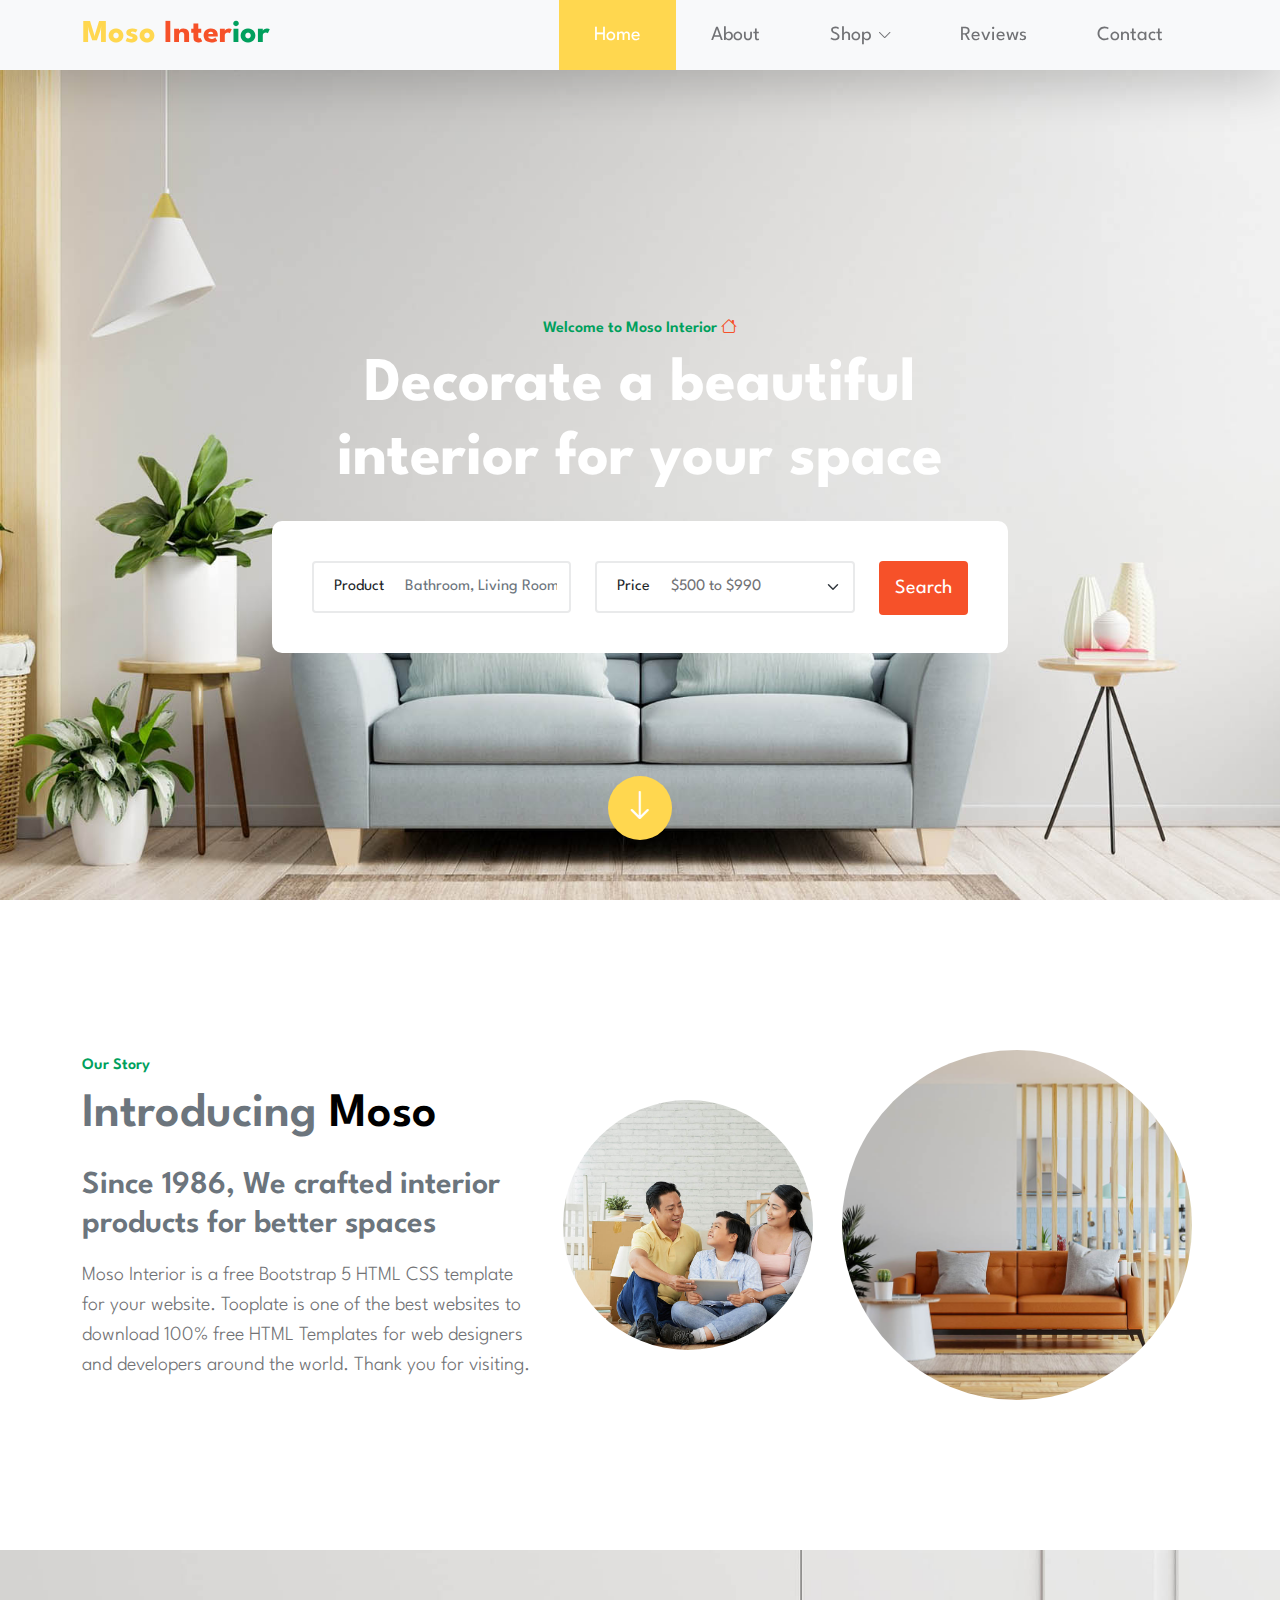
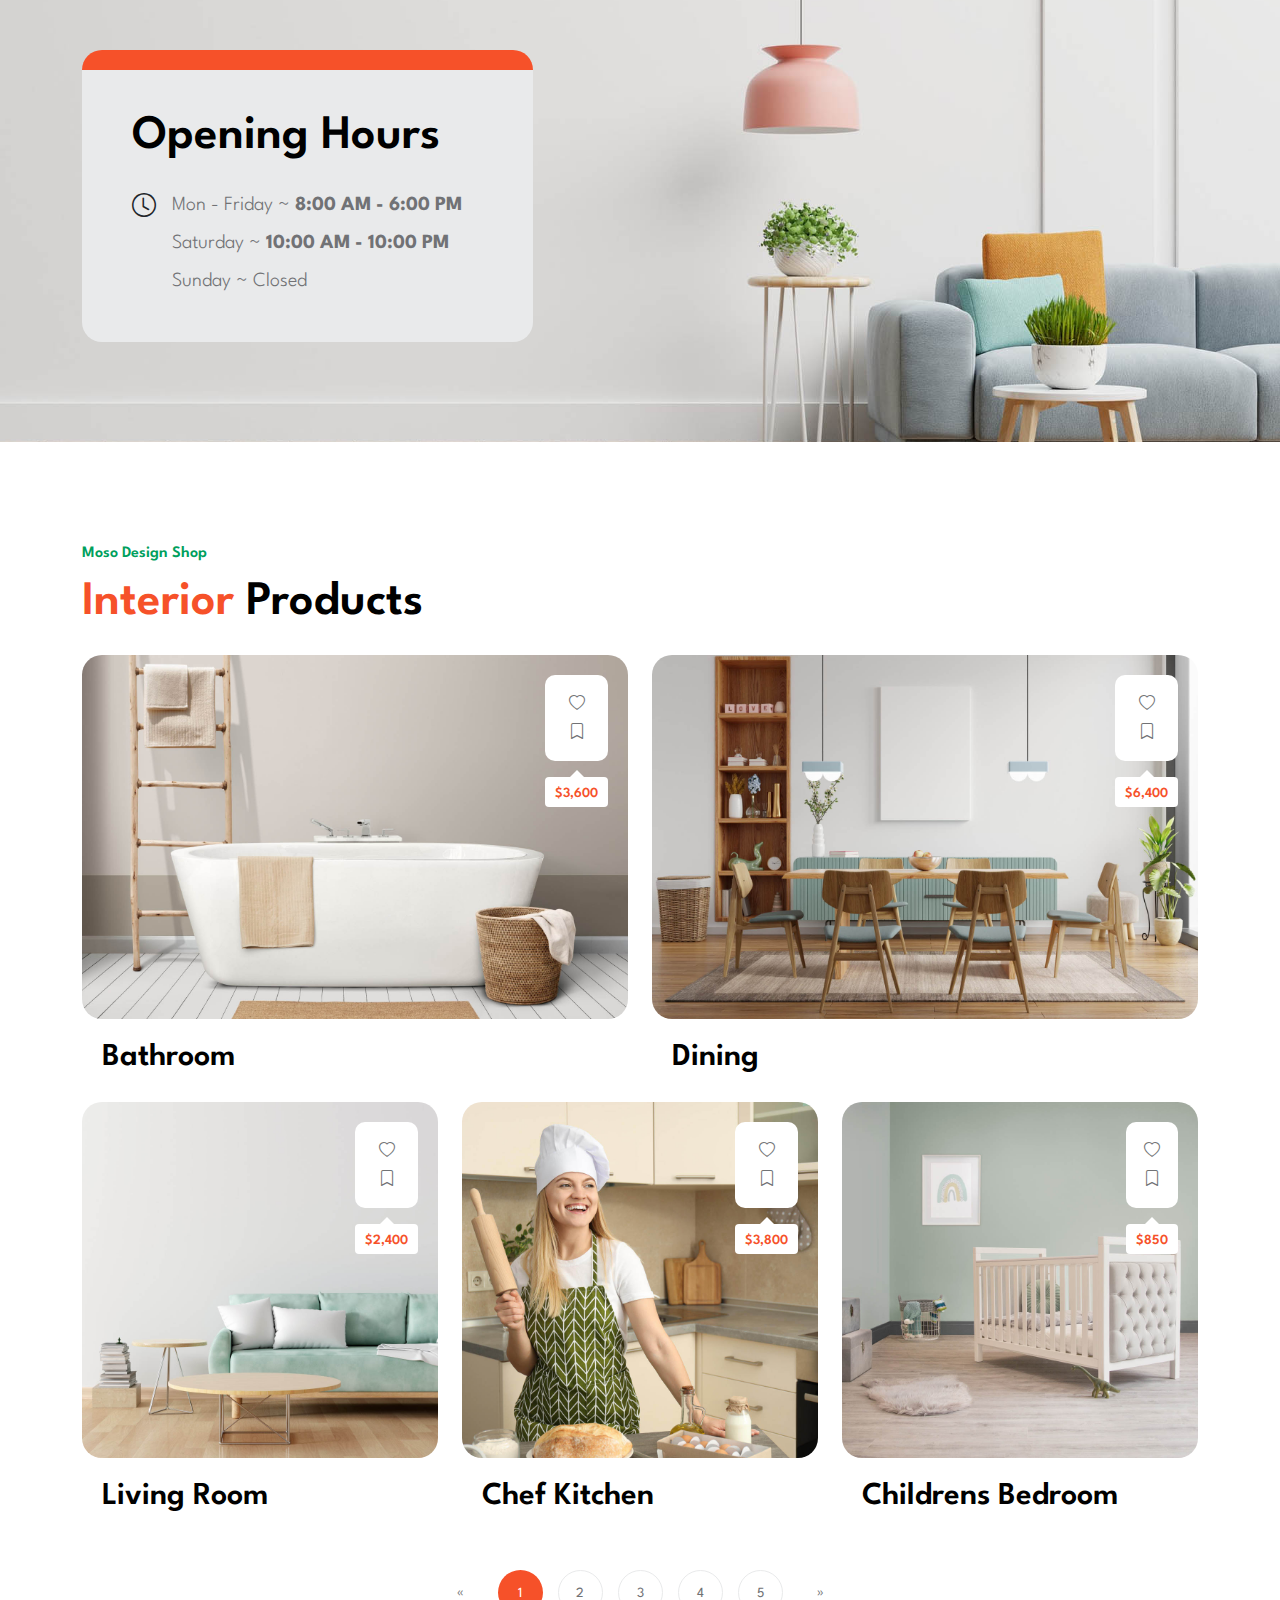
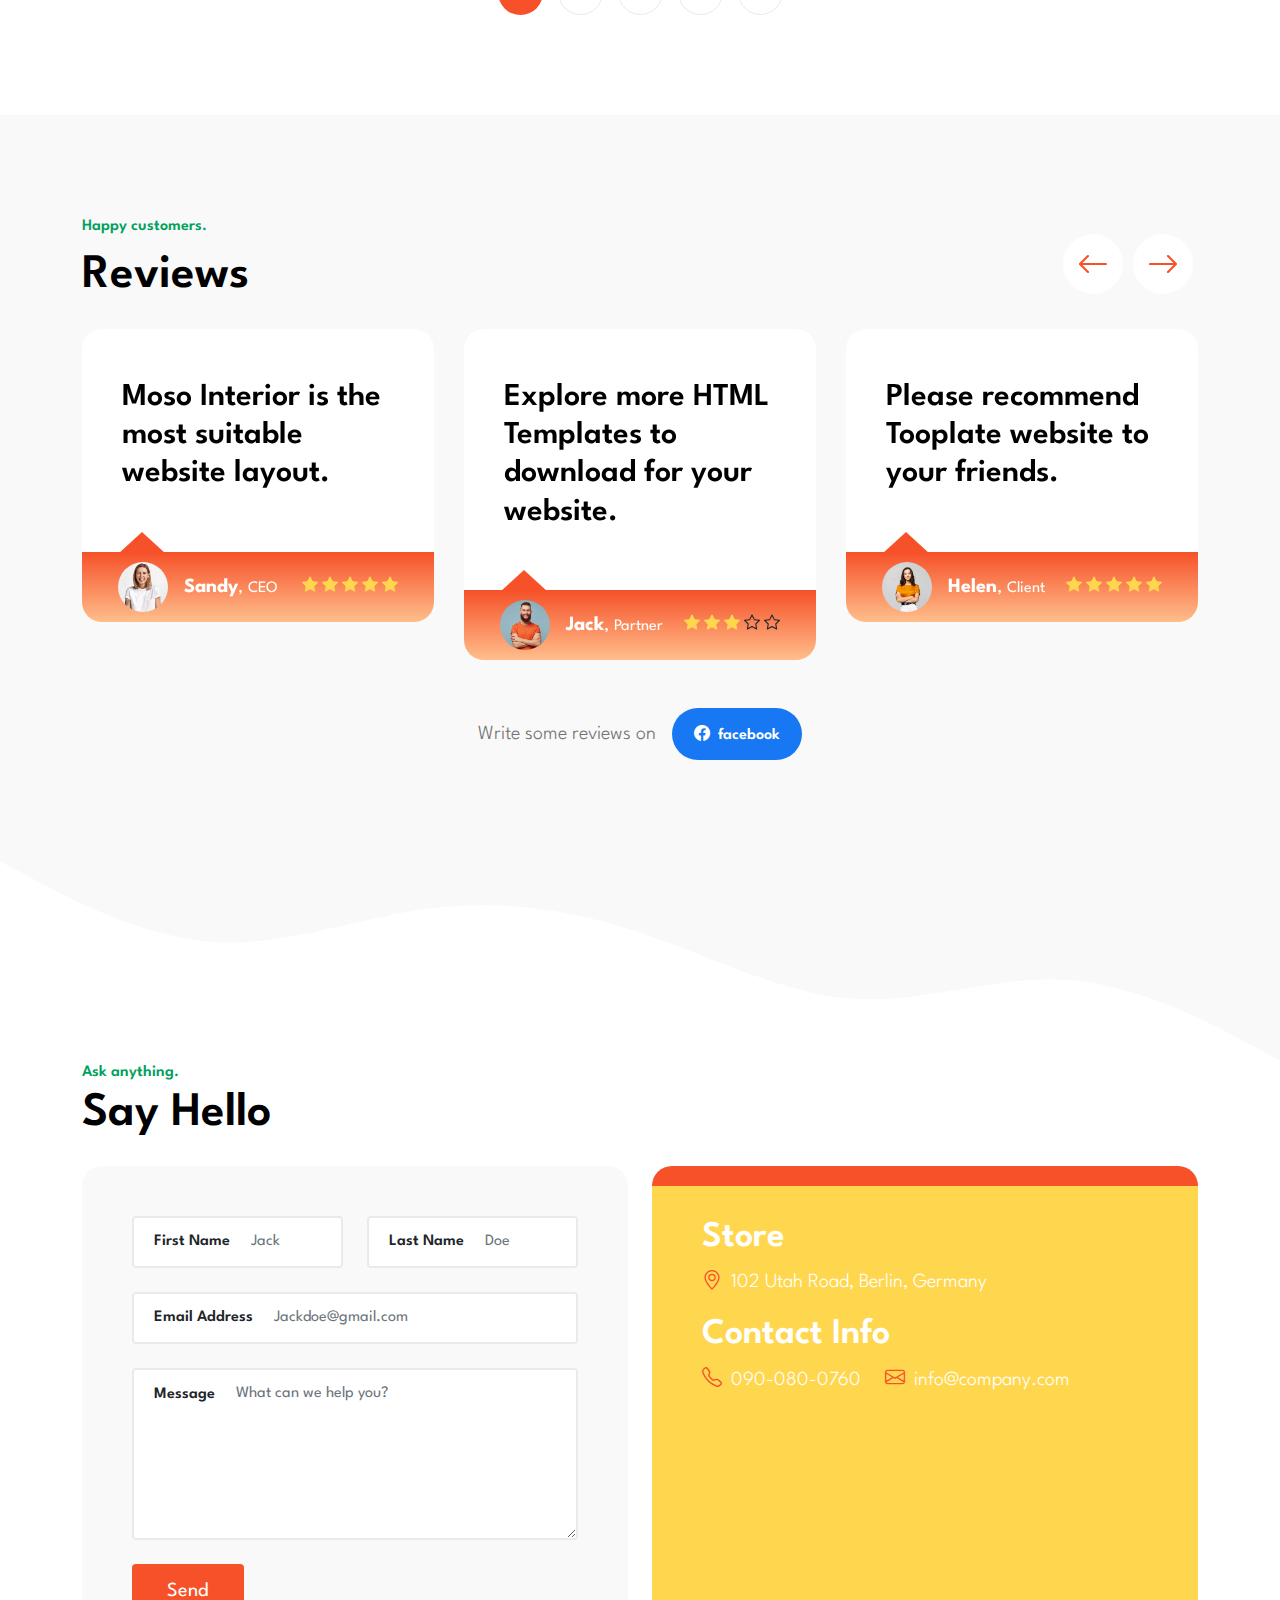
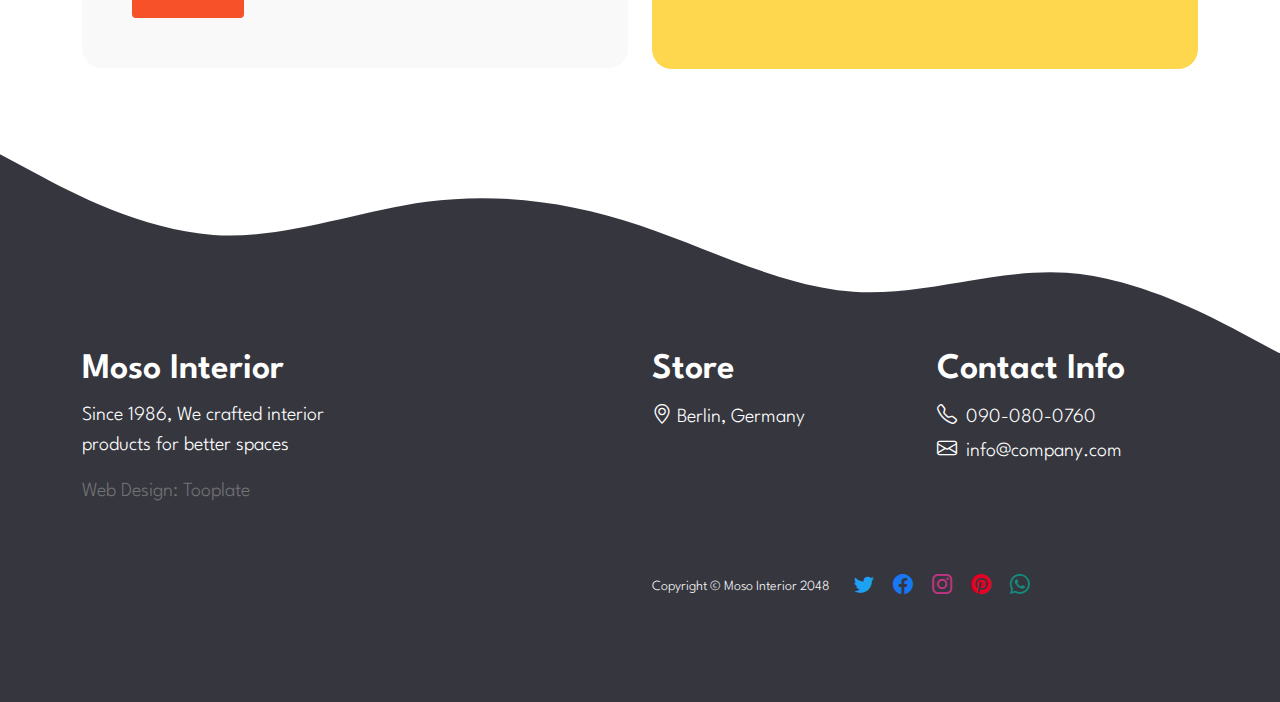
<file: index.html>
<!doctype html>
<html lang="en">
    <head>
        <meta charset="utf-8">
        <meta name="viewport" content="width=device-width, initial-scale=1">

        <meta name="description" content="">
        <meta name="author" content="Tooplate">

        <title>Moso Interior -  HTML CSS Template</title>

        <!-- CSS FILES -->
        <link rel="preconnect" href="https://fonts.googleapis.com">
        
        <link rel="preconnect" href="https://fonts.gstatic.com" crossorigin>

        <link href="https://fonts.googleapis.com/css2?family=League+Spartan:wght@100;300;400;600;700&display=swap" rel="stylesheet">

        <link href="css/bootstrap.min.css" rel="stylesheet">

        <link href="css/bootstrap-icons.css" rel="stylesheet">

        <link href="css/owl.carousel.min.css" rel="stylesheet">

        <link href="css/tooplate-moso-interior.css" rel="stylesheet">
        
<!--

Tooplate 2133 Moso Interior

https://www.tooplate.com/view/2133-moso-interior

Bootstrap 5 HTML CSS Template

-->
    </head>
    
    <body>

        <nav class="navbar navbar-expand-lg bg-light fixed-top shadow-lg">
            <div class="container">
                <a class="navbar-brand" href="index.html">Moso <span class="tooplate-red">Inter</span><span class="tooplate-green">ior</span></a>

                <button class="navbar-toggler" type="button" data-bs-toggle="collapse" data-bs-target="#navbarNav" aria-controls="navbarNav" aria-expanded="false" aria-label="Toggle navigation">
                    <span class="navbar-toggler-icon"></span>
                </button>

                <div class="collapse navbar-collapse" id="navbarNav">
                    <ul class="navbar-nav ms-auto">
                        <li class="nav-item">
                            <a class="nav-link click-scroll" href="#section_1">Home</a>
                        </li>

                        <li class="nav-item">
                            <a class="nav-link click-scroll" href="#section_2">About</a>
                        </li>

                        <li class="nav-item dropdown">
                            <a class="nav-link dropdown-toggle click-scroll" href="#section_3" id="navbarLightDropdownMenuLink" role="button" data-bs-toggle="dropdown" aria-expanded="false">Shop</a>

                            <ul class="dropdown-menu dropdown-menu-light" aria-labelledby="navbarLightDropdownMenuLink">
                                <li><a class="dropdown-item" href="shop-listing.html">Shop Listing</a></li>

                                <li><a class="dropdown-item" href="shop-detail.html">Shop Detail</a></li>
                            </ul>
                        </li>

                        <li class="nav-item">
                            <a class="nav-link click-scroll" href="#section_4">Reviews</a>
                        </li>

                        <li class="nav-item">
                            <a class="nav-link click-scroll" href="#section_5">Contact</a>
                        </li>
                    </ul>
                </div>
            </div>
        </nav>

        <main>

            <section class="hero-section hero-slide d-flex justify-content-center align-items-center" id="section_1">
                <div class="container">
                    <div class="row">

                        <div class="col-lg-8 col-12 text-center mx-auto">
                            <div class="hero-section-text">
                                <small class="section-small-title">Welcome to Moso Interior <i class="hero-icon bi-house"></i></small>

                                <h1 class="hero-title text-white mt-2 mb-4">Decorate a beautiful interior for your space</h1>

                                <form class="custom-form hero-form" action="#" method="get" role="form">
                                    <div class="row">
                                        <div class="col-lg-5 col-md-6 col-12">
                                            <div class="input-group align-items-center">
                                                <label for="product-name">Product</label>

                                                <input type="text" name="product-name" id="product-name" class="form-control" placeholder="Bathroom, Living Room..." required>
                                            </div>
                                        </div>

                                        <div class="col-lg-5 col-md-6 col-12">
                                            <div class="input-group align-items-center">
                                                <label for="last-name">Price</label>

                                                <select name="price-range" class="form-select form-control" id="price-range" aria-label="Default select example">
                                                    <option value="500" selected>$500 to $990</option>
                                                    <option value="1000">$1,000 - 2,900</option>
                                                    <option value="3000">$3,000 - 5,000</option>
                                                    <option value="5000">$5,000 - 10,000</option>
                                                    <option value="11000">$11,000 - 25,000</option>
                                                </select>
                                            </div>
                                        </div>

                                        <div class="col-lg-2 col-md-6 col-12">
                                            <button type="submit" class="form-control">Search</button>
                                        </div>
                                    </div>
                                </form>

                                <div class="hero-btn d-flex justify-content-center align-items-center">
                                    <a class="bi-arrow-down hero-btn-link smoothscroll" href="#section_2"></a>
                                </div> 
                            </div>
                        </div>

                    </div>
                </div>
            </section>

            <section class="about-section section-padding" id="section_2">
                <div class="container">
                    <div class="row align-items-center">

                        <div class="col-lg-5 col-12">
                            <small class="section-small-title">Our Story</small>

                            <h2 class="mt-2 mb-4"><span class="text-muted">Introducing</span> Moso</h2>

                            <h4 class="text-muted mb-3">Since 1986, We crafted interior products for better spaces</h4>

                            <p>Moso Interior is a free Bootstrap 5 HTML CSS template for your website. Tooplate is one of the best websites to download 100% free HTML Templates for web designers and developers around the world. Thank you for visiting.</p>
                        </div>

                        <div class="col-lg-3 col-md-5 col-5 mx-lg-auto">
                            <img src="images/sharing-design-ideas-with-family.jpg" class="about-image about-image-small img-fluid" alt="">
                        </div>

                        <div class="col-lg-4 col-md-7 col-7">
                            <img src="images/living-room-interior-wall-mockup-warm-tones-with-leather-sofa-which-is-kitchen-3d-rendering.jpg" class="about-image img-fluid" alt="">
                        </div>

                    </div>
                </div>
            </section>


            <section class="featured-section section-padding">
                <div class="container">
                    <div class="row">

                        <div class="col-lg-5 col-12">
                            <div class="custom-block featured-custom-block">
                                <h2 class="mt-2 mb-4">Opening Hours</h2>

                                <div class="d-flex">
                                    <i class="featured-icon bi-clock me-3"></i>
                                    
                                    <div>
                                        <p class="mb-2">
                                            Mon - Friday ~
                                            <strong class="d-inline">
                                                8:00 AM - 6:00 PM
                                            </strong>
                                        </p>

                                        <p class="mb-2">
                                            Saturday ~
                                            <strong class="d-inline">
                                                10:00 AM - 10:00 PM
                                            </strong>
                                        </p>

                                        <p>Sunday ~ Closed</p>
                                    </div>
                                </div>
                            </div>
                        </div>

                    </div>
                </div>
            </section>


            <section class="shop-section section-padding" id="section_3">
                <div class="container">
                    <div class="row">

                        <div class="col-lg-12 col-12">
                            <small class="section-small-title">Moso Design Shop</small>

                            <h2 class="mt-2 mb-4"><span class="tooplate-red">Interior</span> Products</h2>
                        </div>

                        <div class="col-lg-6 col-12">
                            <div class="shop-thumb">
                                <div class="shop-image-wrap">
                                    <a href="shop-detail.html">
                                        <img src="images/shop/minimal-bathroom-interior-design-with-wooden-furniture.jpg" class="shop-image img-fluid" alt="">
                                    </a>

                                    <div class="shop-icons-wrap">
                                        <div class="shop-icons d-flex flex-column align-items-center">
                                            <a href="#" class="shop-icon bi-heart"></a>

                                            <a href="#" class="shop-icon bi-bookmark"></a>
                                        </div>

                                        <p class="shop-pricing mb-0 mt-3">
                                            <span class="badge custom-badge">$3,600</span>
                                        </p>
                                    </div>

                                    <div class="shop-btn-wrap">
                                        <a href="shop-detail.html" class="shop-btn custom-btn btn d-flex align-items-center align-items-center">Learn more</a>
                                    </div>
                                </div>

                                <div class="shop-body">
                                    <h4>Bathroom</h4>
                                </div>
                            </div>
                        </div>

                        <div class="col-lg-6 col-12">
                            <div class="shop-thumb">
                                <div class="shop-image-wrap">
                                    <a href="shop-detail.html">
                                        <img src="images/shop/mock-up-poster-modern-dining-room-interior-design-with-white-empty-wall.jpg" class="shop-image img-fluid" alt="">
                                    </a>

                                    <div class="shop-icons-wrap">
                                        <div class="shop-icons d-flex flex-column align-items-center">
                                            <a href="#" class="shop-icon bi-heart"></a>

                                            <a href="#" class="shop-icon bi-bookmark"></a>
                                        </div>

                                        <p class="shop-pricing mb-0 mt-3">
                                            <span class="badge custom-badge">$6,400</span>
                                        </p>
                                    </div>

                                    <div class="shop-btn-wrap">
                                        <a href="shop-detail.html" class="shop-btn custom-btn btn d-flex align-items-center align-items-center">Learn more</a>
                                    </div>
                                </div>

                                <div class="shop-body">
                                    <h4>Dining</h4>
                                </div>
                            </div>
                        </div>

                        <div class="col-lg-4 col-12">
                            <div class="shop-thumb">
                                <div class="shop-image-wrap">
                                    <a href="shop-detail.html">
                                        <img src="images/shop/green-sofa-white-living-room-with-blank-table-mockup.jpg" class="shop-image img-fluid" alt="">
                                    </a>

                                    <div class="shop-icons-wrap">
                                        <div class="shop-icons d-flex flex-column align-items-center">
                                            <a href="#" class="shop-icon bi-heart"></a>

                                            <a href="#" class="shop-icon bi-bookmark"></a>
                                        </div>

                                        <p class="shop-pricing mb-0 mt-3">
                                            <span class="badge custom-badge">$2,400</span>
                                        </p>
                                    </div>

                                    <div class="shop-btn-wrap">
                                        <a href="shop-detail.html" class="shop-btn custom-btn btn d-flex align-items-center align-items-center">Learn more</a>
                                    </div>
                                </div>

                                <div class="shop-body">
                                    <h4>Living Room</h4>
                                </div>
                            </div>
                        </div>

                        <div class="col-lg-4 col-12">
                            <div class="shop-thumb">
                                <div class="shop-image-wrap">
                                    <a href="shop-detail.html">
                                        <img src="images/shop/concept-home-cooking-with-female-chef.jpg" class="shop-image img-fluid" alt="">
                                    </a>

                                    <div class="shop-icons-wrap">
                                        <div class="shop-icons d-flex flex-column align-items-center">
                                            <a href="#" class="shop-icon bi-heart"></a>

                                            <a href="#" class="shop-icon bi-bookmark"></a>
                                        </div>

                                        <p class="shop-pricing mb-0 mt-3">
                                            <span class="badge custom-badge">$3,800</span>
                                        </p>
                                    </div>

                                    <div class="shop-btn-wrap">
                                        <a href="shop-detail.html" class="shop-btn custom-btn btn d-flex align-items-center align-items-center">Learn more</a>
                                    </div>
                                </div>

                                <div class="shop-body">
                                    <h4>Chef Kitchen</h4>
                                </div>
                            </div>
                        </div>

                        <div class="col-lg-4 col-12">
                            <div class="shop-thumb">
                                <div class="shop-image-wrap">
                                    <a href="shop-detail.html">
                                        <img src="images/shop/childrens-bed-nursery-cot-velvet-childrens-room.jpg" class="shop-image img-fluid" alt="">
                                    </a>

                                    <div class="shop-icons-wrap">
                                        <div class="shop-icons d-flex flex-column align-items-center">
                                            <a href="#" class="shop-icon bi-heart"></a>

                                            <a href="#" class="shop-icon bi-bookmark"></a>
                                        </div>

                                        <p class="shop-pricing mb-0 mt-3">
                                            <span class="badge custom-badge">$850</span>
                                        </p>
                                    </div>

                                    <div class="shop-btn-wrap">
                                        <a href="shop-detail.html" class="shop-btn custom-btn btn d-flex align-items-center align-items-center">Learn more</a>
                                    </div>
                                </div>

                                <div class="shop-body">
                                    <h4>Childrens Bedroom</h4>
                                </div>
                            </div>
                        </div>

                        <div class="col-lg-12 col-12">
                            <nav aria-label="Page navigation example">
                                <ul class="pagination justify-content-center">
                                    <li class="page-item">
                                        <a class="page-link" href="#" aria-label="Previous">
                                            <span aria-hidden="true">&laquo;</span>
                                        </a>
                                    </li>

                                    <li class="page-item active" aria-current="page">
                                        <a class="page-link" href="#">1</a>
                                    </li>
                                    
                                    <li class="page-item">
                                        <a class="page-link" href="#">2</a>
                                    </li>
                                    
                                    <li class="page-item">
                                        <a class="page-link" href="#">3</a>
                                    </li>

                                    <li class="page-item">
                                        <a class="page-link" href="#">4</a>
                                    </li>

                                    <li class="page-item">
                                        <a class="page-link" href="#">5</a>
                                    </li>
                                    
                                    <li class="page-item">
                                        <a class="page-link" href="#" aria-label="Next">
                                            <span aria-hidden="true">&raquo;</span>
                                        </a>
                                    </li>
                                </ul>
                            </nav>
                        </div>

                    </div>
                </div>
            </section>


            <section class="reviews-section section-padding pb-0" id="section_4">
                <div class="container">
                    <div class="row">

                        <div class="col-lg-12 col-12">
                            <small class="section-small-title">Happy customers.</small>

                            <h2 class="mt-2 mb-4">Reviews</h2>

                            <div class="owl-carousel reviews-carousel">
                                <div class="reviews-thumb">
                                    <div class="reviews-body">
                                        <h4>Moso Interior is the most suitable website layout.</h4>
                                    </div>

                                    <div class="reviews-bottom reviews-bottom-up d-flex align-items-center">
                                        <img src="images/avatar/pretty-blonde-woman-wearing-white-t-shirt.jpg" class="avatar-image img-fluid" alt="">

                                        <div class="d-flex align-items-center justify-content-between flex-wrap w-100 ms-3">
                                            <p class="text-white mb-0">
                                                <strong>Sandy</strong>, <small>CEO</small>
                                            </p>

                                            <div class="reviews-icons">
                                                <i class="bi-star-fill"></i>
                                                <i class="bi-star-fill"></i>
                                                <i class="bi-star-fill"></i>
                                                <i class="bi-star-fill"></i>
                                                <i class="bi-star-fill"></i>
                                            </div>
                                        </div>
                                    </div>
                                </div>

                                <div class="reviews-thumb">
                                    <div class="reviews-body">
                                        <h4>Explore more HTML Templates to download for your website.</h4>
                                    </div>

                                    <div class="reviews-bottom reviews-bottom-up d-flex align-items-center">
                                        <img src="images/avatar/studio-portrait-emotional-happy-funny-smiling-boyfriend-man-with-heavy-beard-stands-with-arms-crossed-dressed-red-t-shirt-isolated-blue.jpg" class="avatar-image img-fluid" alt="">

                                        <div class="d-flex align-items-center justify-content-between flex-wrap w-100 ms-3">
                                            <p class="text-white mb-0">
                                                <strong>Jack</strong>, <small>Partner</small>
                                            </p>

                                            <div class="reviews-icons">
                                                <i class="bi-star-fill"></i>
                                                <i class="bi-star-fill"></i>
                                                <i class="bi-star-fill"></i>
                                                <i class="bi-star"></i>
                                                <i class="bi-star"></i>
                                            </div>
                                        </div>
                                    </div>
                                </div>

                                <div class="reviews-thumb">
                                    <div class="reviews-body">
                                        <h4>Please recommend Tooplate website to your friends.</h4>
                                    </div>

                                    <div class="reviews-bottom reviews-bottom-up d-flex align-items-center">
                                        <img src="images/avatar/portrait-beautiful-young-woman-standing-grey-wall.jpg" class="avatar-image img-fluid" alt="">

                                        <div class="d-flex align-items-center justify-content-between flex-wrap w-100 ms-3">
                                            <p class="text-white mb-0">
                                                <strong>Helen</strong>, <small>Client</small>
                                            </p>

                                            <div class="reviews-icons">
                                                <i class="bi-star-fill"></i>
                                                <i class="bi-star-fill"></i>
                                                <i class="bi-star-fill"></i>
                                                <i class="bi-star-fill"></i>
                                                <i class="bi-star-fill"></i>
                                            </div>
                                        </div>
                                    </div>
                                </div>

                                <div class="reviews-thumb">
                                    <div class="reviews-body">
                                        <h4>This Bootstrap 5 layout is free to use for your website.</h4>
                                    </div>

                                    <div class="reviews-bottom reviews-bottom-up d-flex align-items-center">
                                        <img src="images/avatar/portrait-young-redhead-bearded-male-wears-white-t-shirt-keeps-his-eyes-closed-smiling-feels-happy-yellow.jpg" class="avatar-image img-fluid" alt="">

                                        <div class="d-flex align-items-center justify-content-between flex-wrap w-100 ms-3">
                                            <p class="text-white mb-0">
                                                <strong>Bill</strong>, <small>Designer</small>
                                            </p>

                                            <div class="reviews-icons">
                                                <i class="bi-star-fill"></i>
                                                <i class="bi-star-fill"></i>
                                                <i class="bi-star-fill"></i>
                                                <i class="bi-star"></i>
                                                <i class="bi-star"></i>
                                            </div>
                                        </div>
                                    </div>
                                </div>

                                <div class="reviews-thumb">
                                    <div class="reviews-body">
                                        <h4>Thank you for visiting Tooplate to download free templates.</h4>
                                    </div>

                                    <div class="reviews-bottom reviews-bottom-up d-flex align-items-center">
                                        <img src="images/avatar/portrait-young-beautiful-woman-gesticulating.jpg" class="avatar-image img-fluid" alt="">

                                        <div class="d-flex align-items-center justify-content-between flex-wrap w-100 ms-3">
                                            <p class="text-white mb-0">
                                                <strong>Susan</strong>, <small>Boss</small>
                                            </p>

                                            <div class="reviews-icons">
                                                <i class="bi-star-fill"></i>
                                                <i class="bi-star-fill"></i>
                                                <i class="bi-star-fill"></i>
                                                <i class="bi-star-fill"></i>
                                                <i class="bi-star-fill"></i>
                                            </div>
                                        </div>
                                    </div>
                                </div>
                            </div>

                            <div class="col-lg-12 col-12">
                                <p class="d-flex justify-content-center align-items-center mt-lg-5">Write some reviews on <a href="#" class="custom-btn btn ms-3"><i class="bi-facebook me-2"></i>facebook</a></p>
                            </div>
                        </div>

                    </div>
                </div>
            </section>


            <section class="contact-section" id="section_5">
                <svg xmlns="http://www.w3.org/2000/svg" viewBox="0 0 1440 320"><path fill="#f9f9f9" fill-opacity="1" d="M0,96L40,117.3C80,139,160,181,240,186.7C320,192,400,160,480,149.3C560,139,640,149,720,176C800,203,880,245,960,250.7C1040,256,1120,224,1200,229.3C1280,235,1360,277,1400,298.7L1440,320L1440,0L1400,0C1360,0,1280,0,1200,0C1120,0,1040,0,960,0C880,0,800,0,720,0C640,0,560,0,480,0C400,0,320,0,240,0C160,0,80,0,40,0L0,0Z"></path></svg>
                <div class="container">
                    <div class="row">

                        <div class="col-lg-12 col-12">
                            <small class="section-small-title">Ask anything.</small>

                            <h2 class="mb-4">Say Hello</h2>
                        </div>

                        <div class="col-lg-6 col-12">
                            <form class="custom-form contact-form" action="#" method="post" role="form">
                                <div class="row">
                                    <div class="col-lg-6 col-md-6 col-12">
                                        <div class="input-group align-items-center">
                                            <label for="first-name">First Name</label>

                                            <input type="text" name="first-name" id="first-name" class="form-control" placeholder="Jack" required>
                                        </div>
                                    </div>

                                    <div class="col-lg-6 col-md-6 col-12">
                                        <div class="input-group align-items-center">
                                            <label for="last-name">Last Name</label>

                                            <input type="text" name="last-name" id="last-name" class="form-control" placeholder="Doe" required>
                                        </div>
                                    </div>
                                </div>

                                <div class="input-group align-items-center">
                                    <label for="email">Email Address</label>

                                     <input type="email" name="email" id="email" pattern="[^ @]*@[^ @]*" class="form-control" placeholder="Jackdoe@gmail.com" required>
                                </div>

                                <div class="input-group textarea-group">
                                    <label for="message">Message</label>

                                    <textarea name="message" rows="6" class="form-control" id="message" placeholder="What can we help you?"></textarea>
                                </div>

                                <div class="col-lg-3 col-md-4 col-6">
                                    <button type="submit" class="form-control">Send</button>
                                </div>
                            </form>
                        </div>

                        <div class="col-lg-6 col-12 mt-5 mt-lg-0">
                            <div class="custom-block">

                                <h3 class="text-white mb-2">Store</h3>

                                <p class="text-white mb-2">
                                    <i class="contact-icon bi-geo-alt me-1"></i>

                                    102 Utah Road, Berlin, Germany
                                </p>

                                <h3 class="text-white mt-3 mb-2">Contact Info</h3>

                                <div class="d-flex flex-wrap">
                                    <p class="text-white mb-2 me-4">
                                        <i class="contact-icon bi-telephone me-1"></i>

                                        <a href="tel: 090-080-0760" class="text-white">
                                            090-080-0760
                                        </a>
                                    </p>

                                    <p class="text-white">
                                        <i class="contact-icon bi-envelope me-1"></i>

                                        <a href="mailto:info@company.com" class="text-white">
                                            info@company.com
                                        </a>
                                    </p>
                                </div>

                                <iframe class="google-map mt-2" src="https://www.google.com/maps/embed?pb=!1m18!1m12!1m3!1d4800.184803804974!2d-0.10174304922518053!3d51.5087879746898!2m3!1f0!2f0!3f0!3m2!1i1024!2i768!4f13.1!3m3!1m2!1s0x487605f6fc62fa3d%3A0xc5a39e7cf4e3a9a4!2sTate%20Modern%20Garden!5e1!3m2!1sen!2smm!4v1679331839559!5m2!1sen!2smm" width="100%" height="220" style="border:0;" allowfullscreen="" loading="lazy"></iframe>
                            </div>
                        </div>

                    </div>
                </div>
            </section>

            <svg xmlns="http://www.w3.org/2000/svg" viewBox="0 0 1440 320"><path fill="#36363e" fill-opacity="1" d="M0,96L40,117.3C80,139,160,181,240,186.7C320,192,400,160,480,149.3C560,139,640,149,720,176C800,203,880,245,960,250.7C1040,256,1120,224,1200,229.3C1280,235,1360,277,1400,298.7L1440,320L1440,320L1400,320C1360,320,1280,320,1200,320C1120,320,1040,320,960,320C880,320,800,320,720,320C640,320,560,320,480,320C400,320,320,320,240,320C160,320,80,320,40,320L0,320Z"></path></svg>            
        </main>

        <footer class="site-footer section-padding">
            <div class="container">
                <div class="row">

                    <div class="col-lg-3 col-md-5 col-12 mb-3">
                        <h3><a href="index.html" class="custom-link mb-1">Moso Interior</a></h3>

                        <p class="text-white">Since 1986, We crafted interior products for better spaces</p>
                        
                        <p class="text-white"><a href="https://www.tooplate.com" target="_parent">Web Design: Tooplate</a></p>
                    </div>

                    <div class="col-lg-3 col-md-3 col-12 ms-lg-auto mb-3">
                        <h3 class="text-white mb-3">Store</h3>

                        <p class="text-white mt-2">
                            <i class="bi-geo-alt"></i>
                            Berlin, Germany
                        </p>
                    </div>

                    <div class="col-lg-3 col-md-4 col-12 mb-3">
                        <h3 class="text-white mb-3">Contact Info</h3>

                            <p class="text-white mb-1">
                                <i class="bi-telephone me-1"></i>

                                <a href="tel: 090-080-0760" class="text-white">
                                    090-080-0760
                                </a>
                            </p>

                            <p class="text-white mb-0">
                                <i class="bi-envelope me-1"></i>

                                <a href="mailto:info@company.com" class="text-white">
                                    info@company.com
                                </a>
                            </p>
                    </div>

                    <div class="col-lg-6 col-md-7 copyright-text-wrap col-12 d-flex flex-wrap align-items-center mt-4 ms-auto">
                        <p class="copyright-text mb-0 me-4">Copyright © Moso Interior 2048</p>

                        <ul class="social-icon">
                            <li class="social-icon-item">
                                <a href="#" class="social-icon-link social-icon-twitter bi-twitter"></a>
                            </li>

                            <li class="social-icon-item">
                                <a href="#" class="social-icon-link social-icon-facebook bi-facebook"></a>
                            </li>

                            <li class="social-icon-item">
                                <a href="#" class="social-icon-link social-icon-instagram bi-instagram"></a>
                            </li>

                            <li class="social-icon-item">
                                <a href="#" class="social-icon-link social-icon-pinterest bi-pinterest"></a>
                            </li>

                            <li class="social-icon-item">
                                <a href="#" class="social-icon-link social-icon-whatsapp bi-whatsapp"></a>
                            </li>
                        </ul>
                    </div>

                </div>
            </div>
        </footer>

        <!-- JAVASCRIPT FILES -->
        <script src="js/jquery.min.js"></script>
        <script src="js/bootstrap.min.js"></script>
        <script src="js/click-scroll.js"></script>
        <script src="js/jquery.backstretch.min.js"></script>
        <script src="js/owl.carousel.min.js"></script>
        <script src="js/custom.js"></script>

    </body>
</html>
</file>
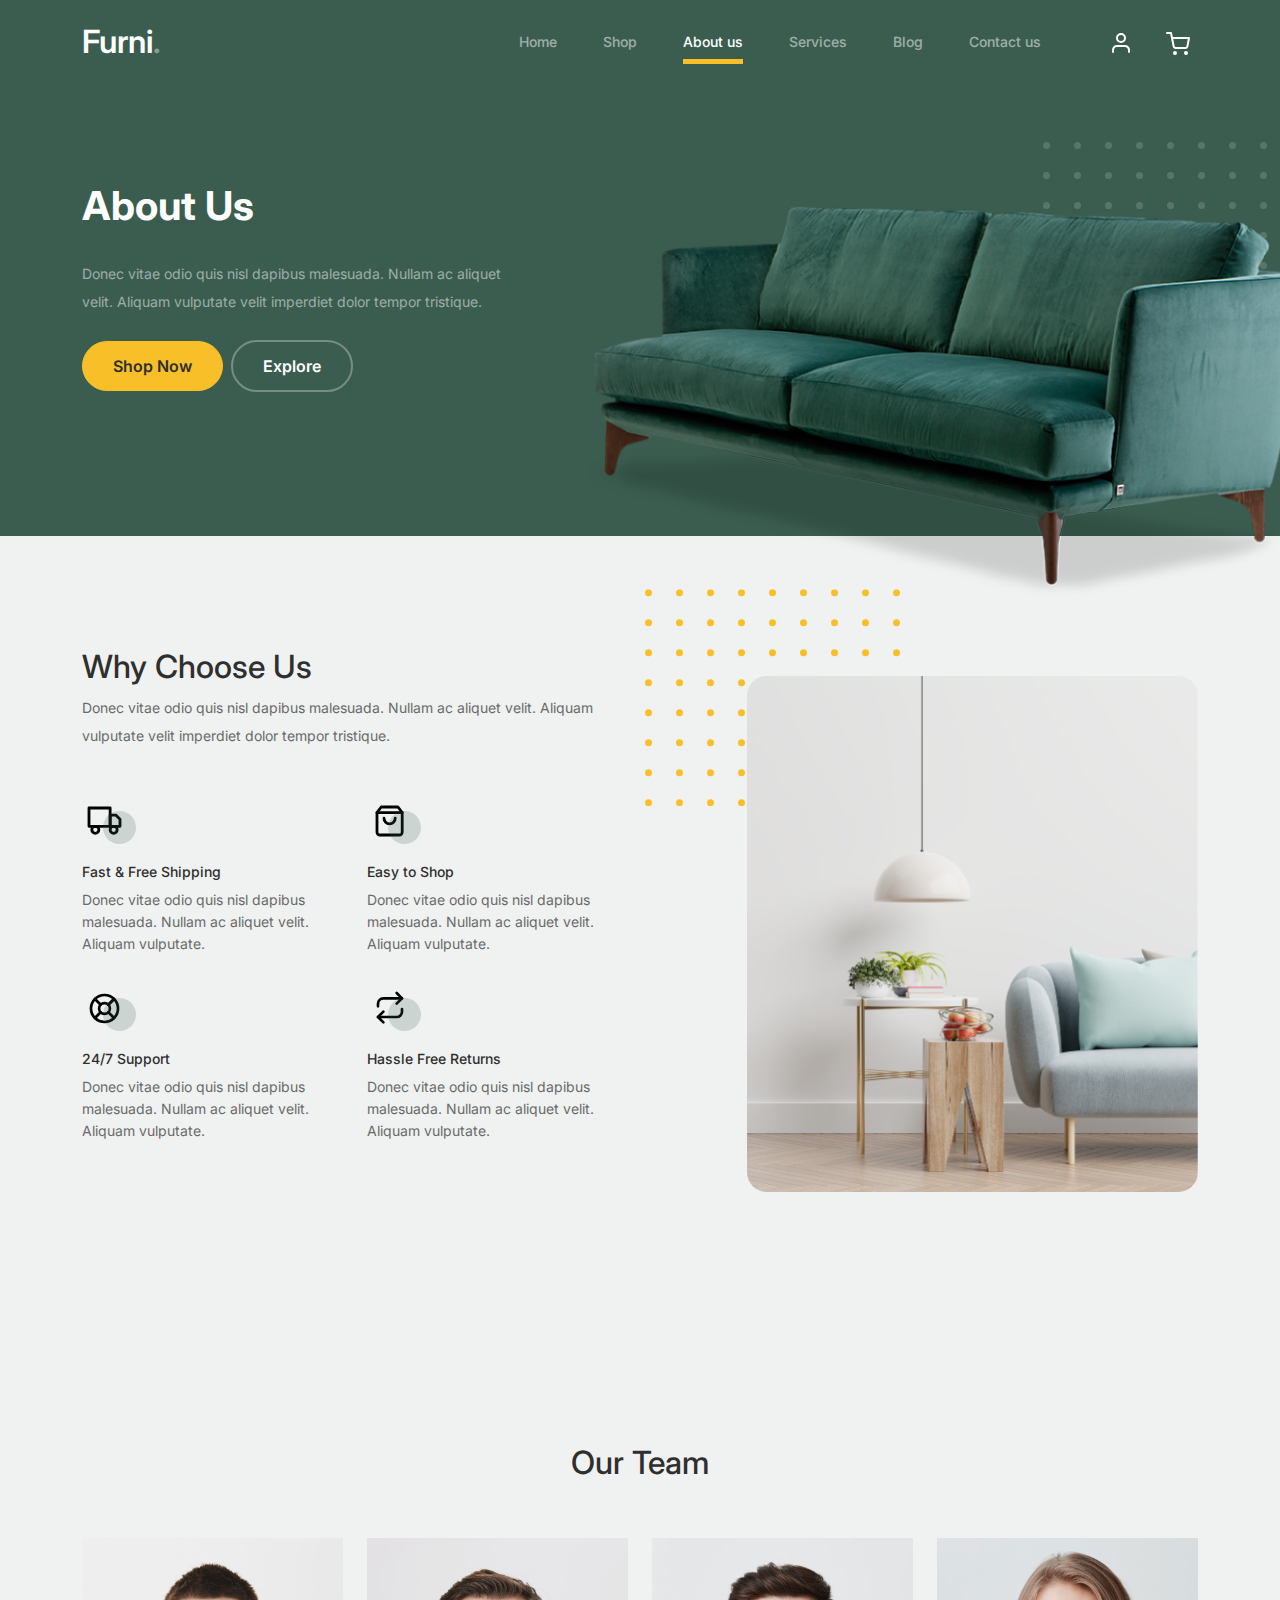
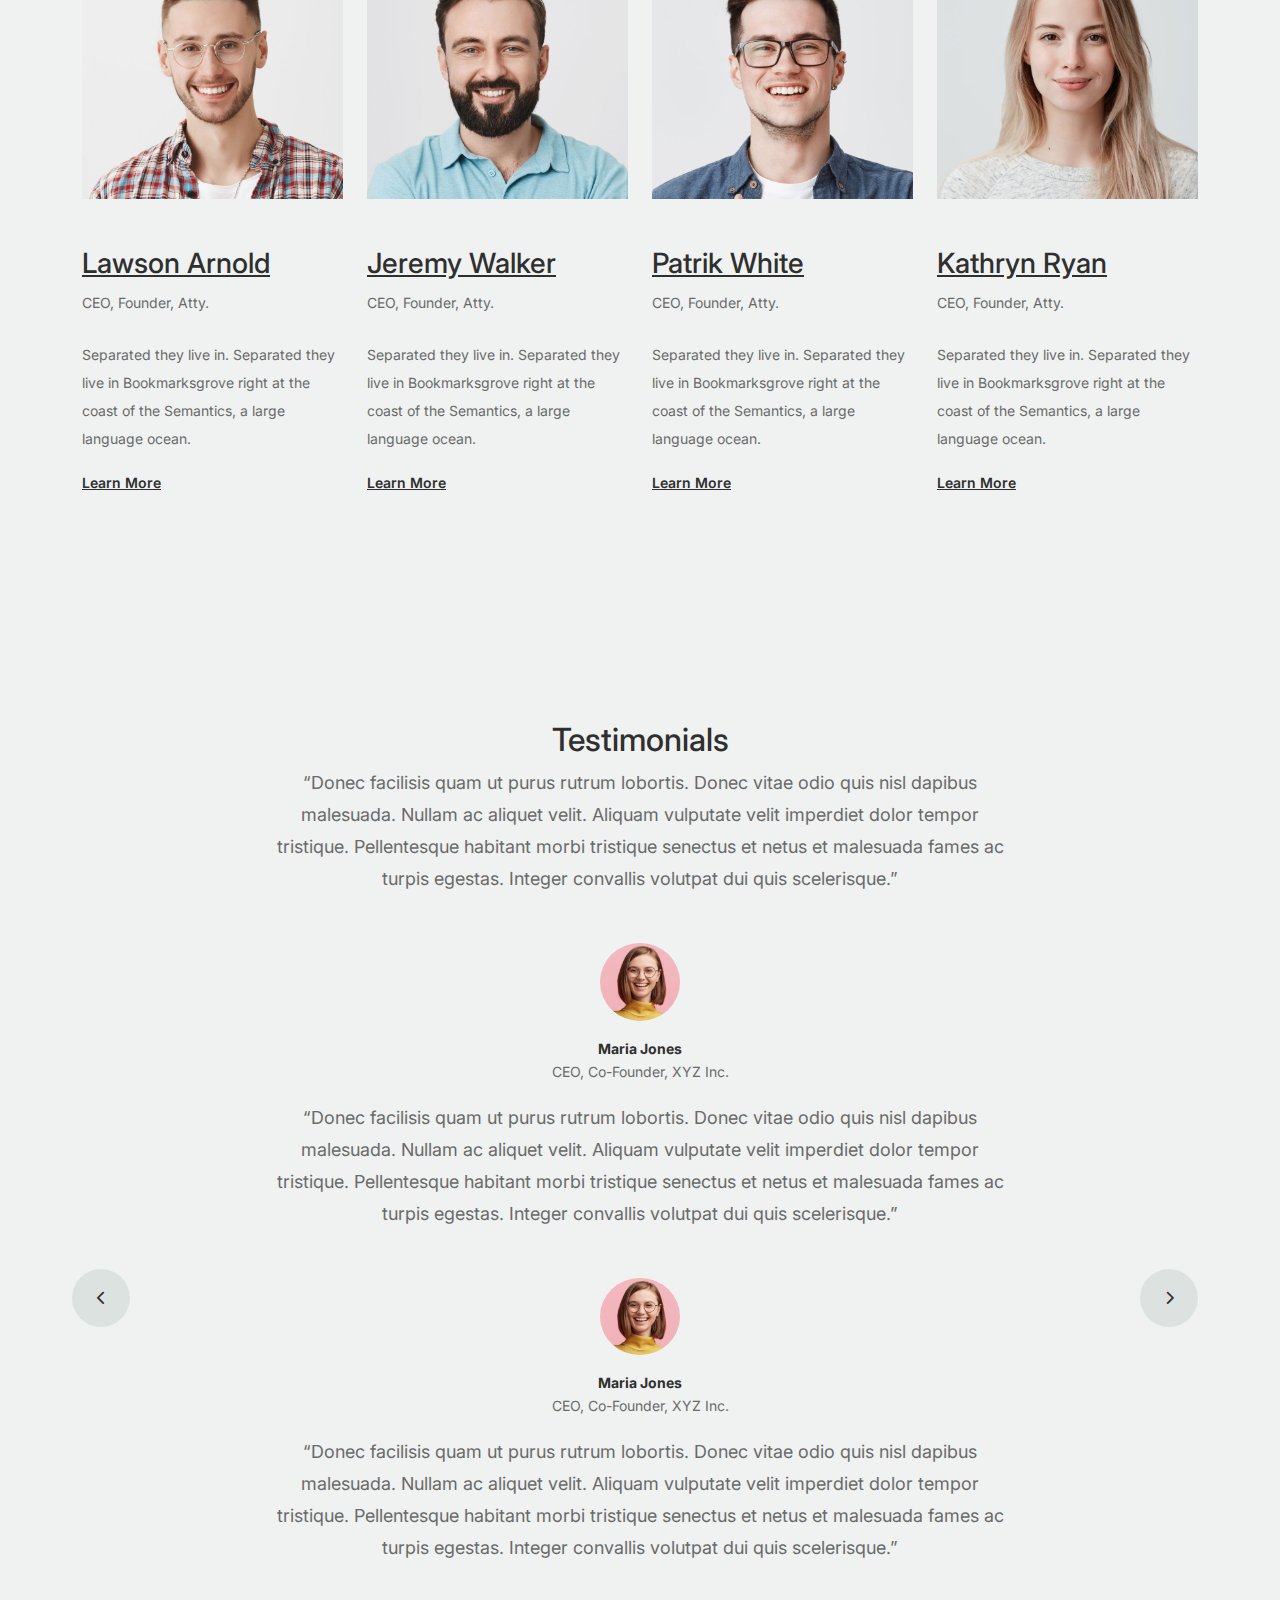
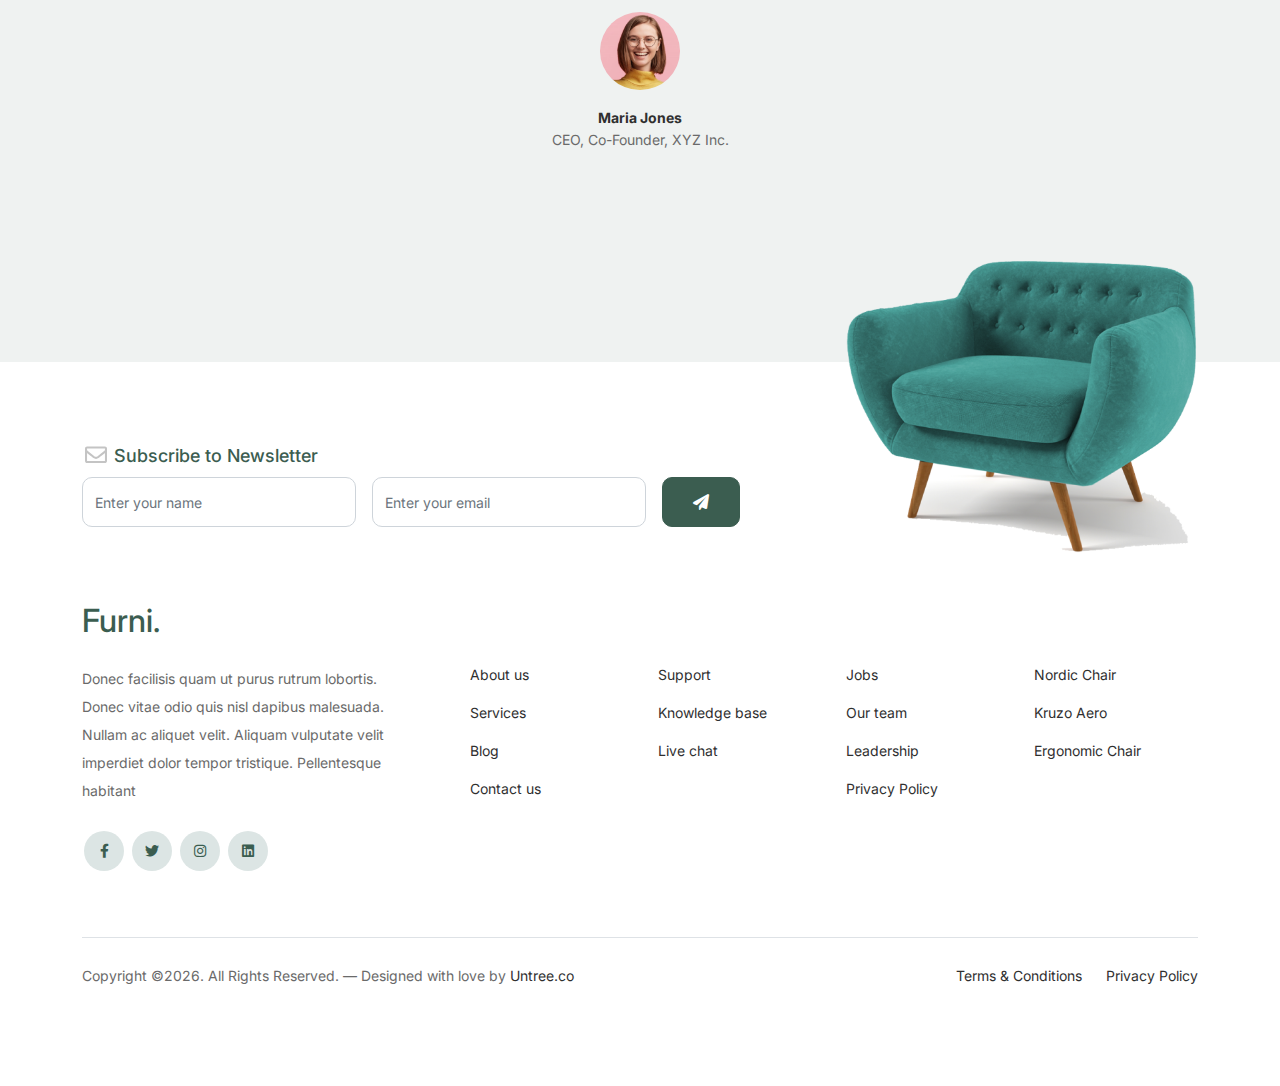
<file: about.html>
<!-- /*
* Bootstrap 5
* Template Name: Furni
* Template Author: Untree.co
* Template URI: https://untree.co/
* License: https://creativecommons.org/licenses/by/3.0/
*/ -->
<!doctype html>
<html lang="en">
<head>
  <meta charset="utf-8">
  <meta name="viewport" content="width=device-width, initial-scale=1, shrink-to-fit=no">
  <meta name="author" content="Untree.co">
  <link rel="shortcut icon" href="favicon.png">

  <meta name="description" content="" />
  <meta name="keywords" content="bootstrap, bootstrap4" />

		<!-- Bootstrap CSS -->
		<link href="css/bootstrap.min.css" rel="stylesheet">
		<link href="https://cdnjs.cloudflare.com/ajax/libs/font-awesome/6.0.0-beta3/css/all.min.css" rel="stylesheet">
		<link href="css/tiny-slider.css" rel="stylesheet">
		<link href="css/style.css" rel="stylesheet">
		<title>Furni Free Bootstrap 5 Template for Furniture and Interior Design Websites by Untree.co </title>
	</head>

	<body>

		<!-- Start Header/Navigation -->
		<nav class="custom-navbar navbar navbar navbar-expand-md navbar-dark bg-dark" arial-label="Furni navigation bar">

			<div class="container">
				<a class="navbar-brand" href="index.html">Furni<span>.</span></a>

				<button class="navbar-toggler" type="button" data-bs-toggle="collapse" data-bs-target="#navbarsFurni" aria-controls="navbarsFurni" aria-expanded="false" aria-label="Toggle navigation">
					<span class="navbar-toggler-icon"></span>
				</button>

				<div class="collapse navbar-collapse" id="navbarsFurni">
					<ul class="custom-navbar-nav navbar-nav ms-auto mb-2 mb-md-0">
						<li class="nav-item ">
							<a class="nav-link" href="index.html">Home</a>
						</li>
						<li><a class="nav-link" href="shop.html">Shop</a></li>
						<li class="active"><a class="nav-link" href="about.html">About us</a></li>
						<li><a class="nav-link" href="services.html">Services</a></li>
						<li><a class="nav-link" href="blog.html">Blog</a></li>
						<li><a class="nav-link" href="contact.html">Contact us</a></li>
					</ul>

					<ul class="custom-navbar-cta navbar-nav mb-2 mb-md-0 ms-5">
						<li><a class="nav-link" href="#"><img src="images/user.svg"></a></li>
						<li><a class="nav-link" href="cart.html"><img src="images/cart.svg"></a></li>
					</ul>
				</div>
			</div>
				
		</nav>
		<!-- End Header/Navigation -->

		<!-- Start Hero Section -->
			<div class="hero">
				<div class="container">
					<div class="row justify-content-between">
						<div class="col-lg-5">
							<div class="intro-excerpt">
								<h1>About Us</h1>
								<p class="mb-4">Donec vitae odio quis nisl dapibus malesuada. Nullam ac aliquet velit. Aliquam vulputate velit imperdiet dolor tempor tristique.</p>
								<p><a href="" class="btn btn-secondary me-2">Shop Now</a><a href="#" class="btn btn-white-outline">Explore</a></p>
							</div>
						</div>
						<div class="col-lg-7">
							<div class="hero-img-wrap">
								<img src="images/couch.png" class="img-fluid">
							</div>
						</div>
					</div>
				</div>
			</div>
		<!-- End Hero Section -->

		

		<!-- Start Why Choose Us Section -->
		<div class="why-choose-section">
			<div class="container">
				<div class="row justify-content-between align-items-center">
					<div class="col-lg-6">
						<h2 class="section-title">Why Choose Us</h2>
						<p>Donec vitae odio quis nisl dapibus malesuada. Nullam ac aliquet velit. Aliquam vulputate velit imperdiet dolor tempor tristique.</p>

						<div class="row my-5">
							<div class="col-6 col-md-6">
								<div class="feature">
									<div class="icon">
										<img src="images/truck.svg" alt="Image" class="imf-fluid">
									</div>
									<h3>Fast &amp; Free Shipping</h3>
									<p>Donec vitae odio quis nisl dapibus malesuada. Nullam ac aliquet velit. Aliquam vulputate.</p>
								</div>
							</div>

							<div class="col-6 col-md-6">
								<div class="feature">
									<div class="icon">
										<img src="images/bag.svg" alt="Image" class="imf-fluid">
									</div>
									<h3>Easy to Shop</h3>
									<p>Donec vitae odio quis nisl dapibus malesuada. Nullam ac aliquet velit. Aliquam vulputate.</p>
								</div>
							</div>

							<div class="col-6 col-md-6">
								<div class="feature">
									<div class="icon">
										<img src="images/support.svg" alt="Image" class="imf-fluid">
									</div>
									<h3>24/7 Support</h3>
									<p>Donec vitae odio quis nisl dapibus malesuada. Nullam ac aliquet velit. Aliquam vulputate.</p>
								</div>
							</div>

							<div class="col-6 col-md-6">
								<div class="feature">
									<div class="icon">
										<img src="images/return.svg" alt="Image" class="imf-fluid">
									</div>
									<h3>Hassle Free Returns</h3>
									<p>Donec vitae odio quis nisl dapibus malesuada. Nullam ac aliquet velit. Aliquam vulputate.</p>
								</div>
							</div>

						</div>
					</div>

					<div class="col-lg-5">
						<div class="img-wrap">
							<img src="images/why-choose-us-img.jpg" alt="Image" class="img-fluid">
						</div>
					</div>

				</div>
			</div>
		</div>
		<!-- End Why Choose Us Section -->

		<!-- Start Team Section -->
		<div class="untree_co-section">
			<div class="container">

				<div class="row mb-5">
					<div class="col-lg-5 mx-auto text-center">
						<h2 class="section-title">Our Team</h2>
					</div>
				</div>

				<div class="row">

					<!-- Start Column 1 -->
					<div class="col-12 col-md-6 col-lg-3 mb-5 mb-md-0">
						<img src="images/person_1.jpg" class="img-fluid mb-5">
						<h3 clas><a href="#"><span class="">Lawson</span> Arnold</a></h3>
            <span class="d-block position mb-4">CEO, Founder, Atty.</span>
            <p>Separated they live in.
            Separated they live in Bookmarksgrove right at the coast of the Semantics, a large language ocean.</p>
            <p class="mb-0"><a href="#" class="more dark">Learn More <span class="icon-arrow_forward"></span></a></p>
					</div> 
					<!-- End Column 1 -->

					<!-- Start Column 2 -->
					<div class="col-12 col-md-6 col-lg-3 mb-5 mb-md-0">
						<img src="images/person_2.jpg" class="img-fluid mb-5">

						<h3 clas><a href="#"><span class="">Jeremy</span> Walker</a></h3>
            <span class="d-block position mb-4">CEO, Founder, Atty.</span>
            <p>Separated they live in.
            Separated they live in Bookmarksgrove right at the coast of the Semantics, a large language ocean.</p>
            <p class="mb-0"><a href="#" class="more dark">Learn More <span class="icon-arrow_forward"></span></a></p>

					</div> 
					<!-- End Column 2 -->

					<!-- Start Column 3 -->
					<div class="col-12 col-md-6 col-lg-3 mb-5 mb-md-0">
						<img src="images/person_3.jpg" class="img-fluid mb-5">
						<h3 clas><a href="#"><span class="">Patrik</span> White</a></h3>
            <span class="d-block position mb-4">CEO, Founder, Atty.</span>
            <p>Separated they live in.
            Separated they live in Bookmarksgrove right at the coast of the Semantics, a large language ocean.</p>
            <p class="mb-0"><a href="#" class="more dark">Learn More <span class="icon-arrow_forward"></span></a></p>
					</div> 
					<!-- End Column 3 -->

					<!-- Start Column 4 -->
					<div class="col-12 col-md-6 col-lg-3 mb-5 mb-md-0">
						<img src="images/person_4.jpg" class="img-fluid mb-5">

						<h3 clas><a href="#"><span class="">Kathryn</span> Ryan</a></h3>
            <span class="d-block position mb-4">CEO, Founder, Atty.</span>
            <p>Separated they live in.
            Separated they live in Bookmarksgrove right at the coast of the Semantics, a large language ocean.</p>
            <p class="mb-0"><a href="#" class="more dark">Learn More <span class="icon-arrow_forward"></span></a></p>

          
					</div> 
					<!-- End Column 4 -->

					

				</div>
			</div>
		</div>
		<!-- End Team Section -->

		

		<!-- Start Testimonial Slider -->
		<div class="testimonial-section before-footer-section">
			<div class="container">
				<div class="row">
					<div class="col-lg-7 mx-auto text-center">
						<h2 class="section-title">Testimonials</h2>
					</div>
				</div>

				<div class="row justify-content-center">
					<div class="col-lg-12">
						<div class="testimonial-slider-wrap text-center">

							<div id="testimonial-nav">
								<span class="prev" data-controls="prev"><span class="fa fa-chevron-left"></span></span>
								<span class="next" data-controls="next"><span class="fa fa-chevron-right"></span></span>
							</div>

							<div class="testimonial-slider">
								
								<div class="item">
									<div class="row justify-content-center">
										<div class="col-lg-8 mx-auto">

											<div class="testimonial-block text-center">
												<blockquote class="mb-5">
													<p>&ldquo;Donec facilisis quam ut purus rutrum lobortis. Donec vitae odio quis nisl dapibus malesuada. Nullam ac aliquet velit. Aliquam vulputate velit imperdiet dolor tempor tristique. Pellentesque habitant morbi tristique senectus et netus et malesuada fames ac turpis egestas. Integer convallis volutpat dui quis scelerisque.&rdquo;</p>
												</blockquote>

												<div class="author-info">
													<div class="author-pic">
														<img src="images/person-1.png" alt="Maria Jones" class="img-fluid">
													</div>
													<h3 class="font-weight-bold">Maria Jones</h3>
													<span class="position d-block mb-3">CEO, Co-Founder, XYZ Inc.</span>
												</div>
											</div>

										</div>
									</div>
								</div> 
								<!-- END item -->

								<div class="item">
									<div class="row justify-content-center">
										<div class="col-lg-8 mx-auto">

											<div class="testimonial-block text-center">
												<blockquote class="mb-5">
													<p>&ldquo;Donec facilisis quam ut purus rutrum lobortis. Donec vitae odio quis nisl dapibus malesuada. Nullam ac aliquet velit. Aliquam vulputate velit imperdiet dolor tempor tristique. Pellentesque habitant morbi tristique senectus et netus et malesuada fames ac turpis egestas. Integer convallis volutpat dui quis scelerisque.&rdquo;</p>
												</blockquote>

												<div class="author-info">
													<div class="author-pic">
														<img src="images/person-1.png" alt="Maria Jones" class="img-fluid">
													</div>
													<h3 class="font-weight-bold">Maria Jones</h3>
													<span class="position d-block mb-3">CEO, Co-Founder, XYZ Inc.</span>
												</div>
											</div>

										</div>
									</div>
								</div> 
								<!-- END item -->

								<div class="item">
									<div class="row justify-content-center">
										<div class="col-lg-8 mx-auto">

											<div class="testimonial-block text-center">
												<blockquote class="mb-5">
													<p>&ldquo;Donec facilisis quam ut purus rutrum lobortis. Donec vitae odio quis nisl dapibus malesuada. Nullam ac aliquet velit. Aliquam vulputate velit imperdiet dolor tempor tristique. Pellentesque habitant morbi tristique senectus et netus et malesuada fames ac turpis egestas. Integer convallis volutpat dui quis scelerisque.&rdquo;</p>
												</blockquote>

												<div class="author-info">
													<div class="author-pic">
														<img src="images/person-1.png" alt="Maria Jones" class="img-fluid">
													</div>
													<h3 class="font-weight-bold">Maria Jones</h3>
													<span class="position d-block mb-3">CEO, Co-Founder, XYZ Inc.</span>
												</div>
											</div>

										</div>
									</div>
								</div> 
								<!-- END item -->

							</div>

						</div>
					</div>
				</div>
			</div>
		</div>
		<!-- End Testimonial Slider -->

		

		<!-- Start Footer Section -->
		<footer class="footer-section">
			<div class="container relative">

				<div class="sofa-img">
					<img src="images/sofa.png" alt="Image" class="img-fluid">
				</div>

				<div class="row">
					<div class="col-lg-8">
						<div class="subscription-form">
							<h3 class="d-flex align-items-center"><span class="me-1"><img src="images/envelope-outline.svg" alt="Image" class="img-fluid"></span><span>Subscribe to Newsletter</span></h3>

							<form action="#" class="row g-3">
								<div class="col-auto">
									<input type="text" class="form-control" placeholder="Enter your name">
								</div>
								<div class="col-auto">
									<input type="email" class="form-control" placeholder="Enter your email">
								</div>
								<div class="col-auto">
									<button class="btn btn-primary">
										<span class="fa fa-paper-plane"></span>
									</button>
								</div>
							</form>

						</div>
					</div>
				</div>

				<div class="row g-5 mb-5">
					<div class="col-lg-4">
						<div class="mb-4 footer-logo-wrap"><a href="#" class="footer-logo">Furni<span>.</span></a></div>
						<p class="mb-4">Donec facilisis quam ut purus rutrum lobortis. Donec vitae odio quis nisl dapibus malesuada. Nullam ac aliquet velit. Aliquam vulputate velit imperdiet dolor tempor tristique. Pellentesque habitant</p>

						<ul class="list-unstyled custom-social">
							<li><a href="#"><span class="fa fa-brands fa-facebook-f"></span></a></li>
							<li><a href="#"><span class="fa fa-brands fa-twitter"></span></a></li>
							<li><a href="#"><span class="fa fa-brands fa-instagram"></span></a></li>
							<li><a href="#"><span class="fa fa-brands fa-linkedin"></span></a></li>
						</ul>
					</div>

					<div class="col-lg-8">
						<div class="row links-wrap">
							<div class="col-6 col-sm-6 col-md-3">
								<ul class="list-unstyled">
									<li><a href="#">About us</a></li>
									<li><a href="#">Services</a></li>
									<li><a href="#">Blog</a></li>
									<li><a href="#">Contact us</a></li>
								</ul>
							</div>

							<div class="col-6 col-sm-6 col-md-3">
								<ul class="list-unstyled">
									<li><a href="#">Support</a></li>
									<li><a href="#">Knowledge base</a></li>
									<li><a href="#">Live chat</a></li>
								</ul>
							</div>

							<div class="col-6 col-sm-6 col-md-3">
								<ul class="list-unstyled">
									<li><a href="#">Jobs</a></li>
									<li><a href="#">Our team</a></li>
									<li><a href="#">Leadership</a></li>
									<li><a href="#">Privacy Policy</a></li>
								</ul>
							</div>

							<div class="col-6 col-sm-6 col-md-3">
								<ul class="list-unstyled">
									<li><a href="#">Nordic Chair</a></li>
									<li><a href="#">Kruzo Aero</a></li>
									<li><a href="#">Ergonomic Chair</a></li>
								</ul>
							</div>
						</div>
					</div>

				</div>

				<div class="border-top copyright">
					<div class="row pt-4">
						<div class="col-lg-6">
							<p class="mb-2 text-center text-lg-start">Copyright &copy;<script>document.write(new Date().getFullYear());</script>. All Rights Reserved. &mdash; Designed with love by <a href="https://untree.co">Untree.co</a> <!-- License information: https://untree.co/license/ -->
            </p>
						</div>

						<div class="col-lg-6 text-center text-lg-end">
							<ul class="list-unstyled d-inline-flex ms-auto">
								<li class="me-4"><a href="#">Terms &amp; Conditions</a></li>
								<li><a href="#">Privacy Policy</a></li>
							</ul>
						</div>

					</div>
				</div>

			</div>
		</footer>
		<!-- End Footer Section -->	


		<script src="js/bootstrap.bundle.min.js"></script>
		<script src="js/tiny-slider.js"></script>
		<script src="js/custom.js"></script>
	</body>

</html>
</file>
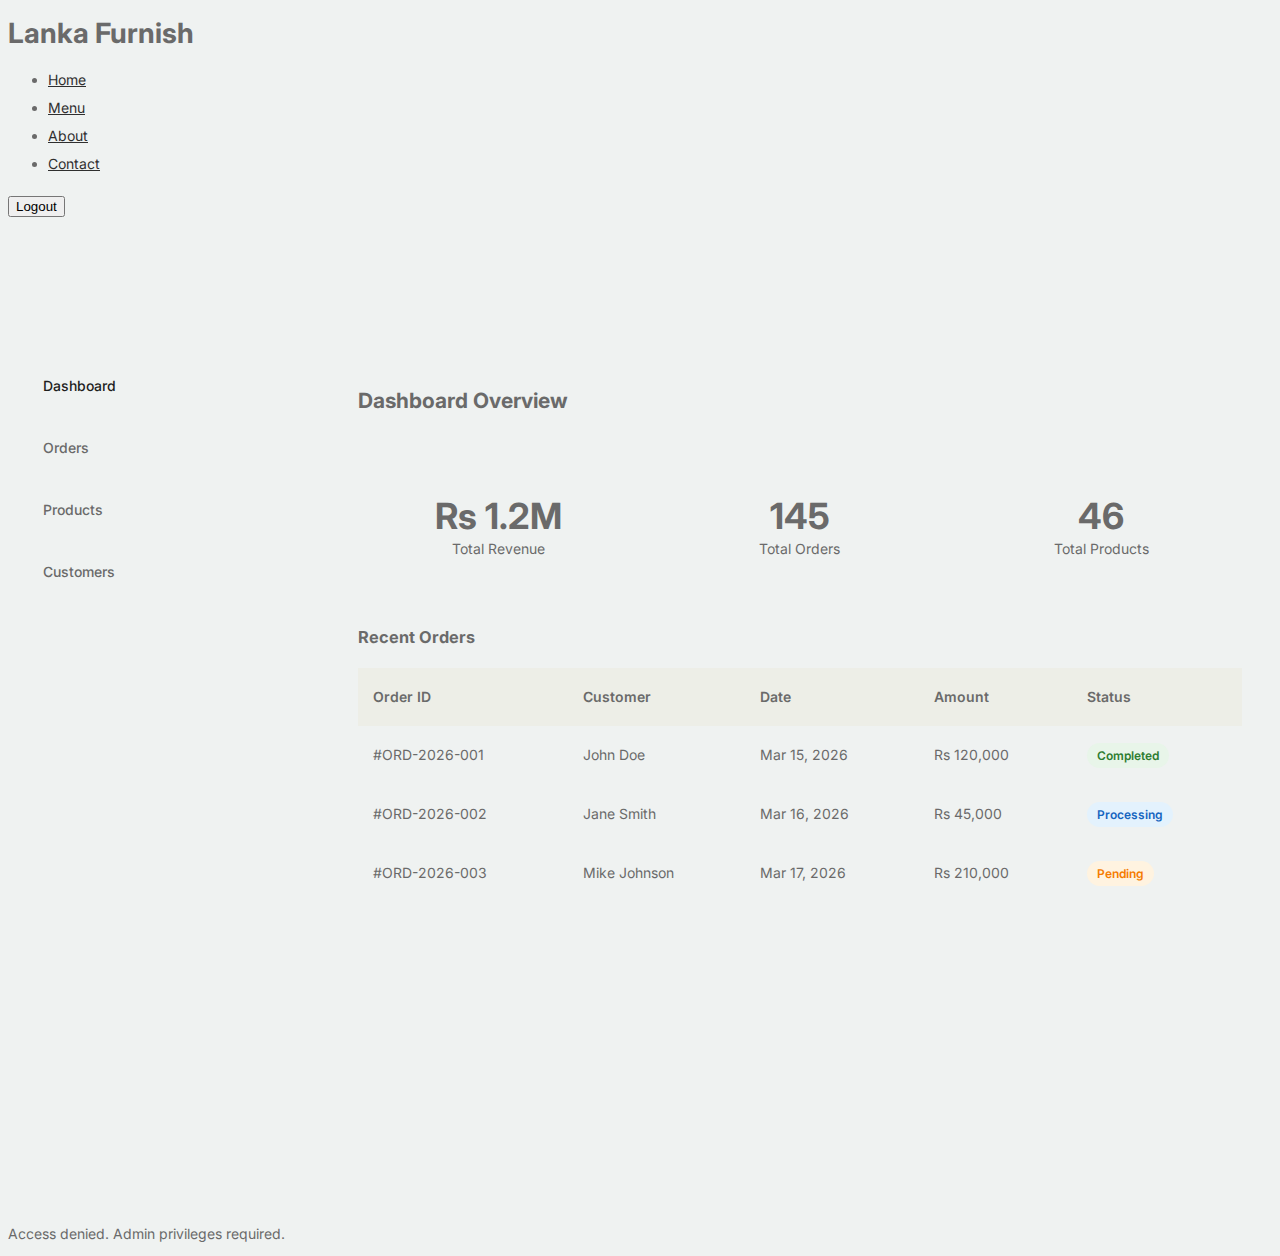
<file: admin.html>
<!DOCTYPE html>
<html lang="en">
<head>
    <meta charset="UTF-8">
    <meta name="viewport" content="width=device-width, initial-scale=1.0">
    <title>Lanka Furnish - Admin Dashboard</title>
    <link rel="preconnect" href="https://fonts.googleapis.com">
    <link rel="preconnect" href="https://fonts.gstatic.com" crossorigin>
    <link href="https://fonts.googleapis.com/css2?family=Poppins:wght@300;400;500;600;700&display=swap" rel="stylesheet">
    <link rel="stylesheet" href="css/style.css">
    <style>
        .admin-section {
            padding: 120px 0 60px;
            min-height: calc(100vh - 80px);
        }
        .admin-container {
            display: flex;
            gap: 30px;
        }
        .admin-sidebar {
            width: 250px;
            background: var(--card-background);
            border-radius: 12px;
            padding: 20px;
            box-shadow: var(--shadow-light);
            border: 1px solid var(--border-color);
            height: fit-content;
        }
        .admin-sidebar-menu {
            list-style: none;
            padding: 0;
            margin: 0;
        }
        .admin-sidebar-menu li {
            margin-bottom: 10px;
        }
        .admin-sidebar-menu a {
            display: block;
            padding: 12px 15px;
            text-decoration: none;
            color: var(--text-color);
            font-family: var(--font-heading);
            font-weight: 500;
            border-radius: 8px;
            transition: all var(--transition-speed) var(--transition-ease);
        }
        .admin-sidebar-menu a:hover, .admin-sidebar-menu a.active {
            background: linear-gradient(135deg, var(--primary-color), #FFD700);
            color: #1E1E1E;
        }
        .admin-content {
            flex: 1;
            background: var(--card-background);
            border-radius: 12px;
            padding: 30px;
            box-shadow: var(--shadow-light);
            border: 1px solid var(--border-color);
        }
        .admin-header {
            display: flex;
            justify-content: space-between;
            align-items: center;
            margin-bottom: 30px;
            padding-bottom: 20px;
            border-bottom: 1px solid var(--accent-color);
        }
        .admin-header h2 {
            font-family: var(--font-heading);
            color: var(--text-color);
        }
        .stats-grid {
            display: grid;
            grid-template-columns: repeat(3, 1fr);
            gap: 20px;
            margin-bottom: 40px;
        }
        .stat-card {
            background: var(--background-color);
            padding: 20px;
            border-radius: 10px;
            border: 1px solid var(--accent-color);
            text-align: center;
        }
        .stat-value {
            font-family: var(--font-heading);
            font-size: 36px;
            font-weight: 700;
            color: var(--primary-color);
            margin-bottom: 5px;
        }
        .stat-label {
            font-family: var(--font-body);
            color: var(--muted-text);
            font-size: 14px;
        }
        .data-table-container {
            overflow-x: auto;
        }
        .data-table {
            width: 100%;
            border-collapse: collapse;
        }
        .data-table th, .data-table td {
            padding: 15px;
            text-align: left;
            border-bottom: 1px solid var(--accent-color);
            font-family: var(--font-body);
        }
        .data-table th {
            font-family: var(--font-heading);
            font-weight: 600;
            color: var(--text-color);
            background: rgba(212, 175, 55, 0.05);
        }
        .status-badge {
            padding: 5px 10px;
            border-radius: 20px;
            font-size: 12px;
            font-weight: 600;
            font-family: var(--font-heading);
        }
        .status-completed { background: #e8f5e9; color: #2e7d32; }
        .status-pending { background: #fff3e0; color: #f57c00; }
        .status-processing { background: #e3f2fd; color: #1565c0; }
        
        .admin-action-btn {
            padding: 5px 10px;
            border: none;
            border-radius: 5px;
            cursor: pointer;
            font-family: var(--font-body);
            font-size: 12px;
            background: var(--accent-color);
            transition: all 0.2s ease;
        }
        .admin-action-btn:hover {
            background: var(--primary-color);
            color: white;
        }

        /* Add Product Form */
        .add-product-form {
            display: none; /* Hidden by default, toggled via JS */
        }
        .add-product-form .input-group {
            margin-bottom: 15px;
            display: flex;
            flex-direction: column;
            gap: 5px;
        }
        .add-product-form label {
            font-family: var(--font-body);
            font-size: 14px;
            font-weight: 500;
        }
        .add-product-form input, .add-product-form select, .add-product-form textarea {
            padding: 10px;
            border: 1px solid var(--border-color);
            border-radius: 5px;
            font-family: var(--font-body);
        }
        .add-product-form textarea {
            resize: vertical;
            min-height: 100px;
        }
        
    </style>
</head>
<body>
    <!-- Header -->
    <header class="header">
        <div class="container">
            <div class="logo">
                <h1>Lanka Furnish</h1>
            </div>
            <nav class="nav">
                <ul>
                    <li><a href="index.html#home">Home</a></li>
                    <li><a href="index.html#menu">Menu</a></li>
                    <li><a href="index.html#about">About</a></li>
                    <li><a href="index.html#contact">Contact</a></li>
                </ul>
            </nav>
            <div class="auth-buttons" id="auth-buttons-container">
                 <button onclick="logoutAdmin()" class="action action-secondary">Logout</button>
            </div>
        </div>
    </header>

    <!-- Admin Section -->
    <section class="admin-section">
        <div class="container">
            <div class="admin-container">
                <!-- Sidebar -->
                <aside class="admin-sidebar">
                    <ul class="admin-sidebar-menu">
                        <li><a href="#" class="active" onclick="showSection('dashboard', this)">Dashboard</a></li>
                        <li><a href="#" onclick="showSection('orders', this)">Orders</a></li>
                        <li><a href="#" onclick="showSection('products', this)">Products</a></li>
                        <li><a href="#" onclick="showSection('customers', this)">Customers</a></li>
                    </ul>
                </aside>

                <!-- Main Content -->
                <main class="admin-content">
                    
                    <!-- Dashboard Section -->
                    <div id="section-dashboard" class="content-section">
                        <div class="admin-header">
                            <h2>Dashboard Overview</h2>
                        </div>
                        <div class="stats-grid">
                            <div class="stat-card">
                                <div class="stat-value">Rs 1.2M</div>
                                <div class="stat-label">Total Revenue</div>
                            </div>
                            <div class="stat-card">
                                <div class="stat-value">145</div>
                                <div class="stat-label">Total Orders</div>
                            </div>
                            <div class="stat-card">
                                <div class="stat-value">46</div>
                                <div class="stat-label">Total Products</div>
                            </div>
                        </div>
                        
                        <h3>Recent Orders</h3>
                        <div class="data-table-container">
                            <table class="data-table">
                                <thead>
                                    <tr>
                                        <th>Order ID</th>
                                        <th>Customer</th>
                                        <th>Date</th>
                                        <th>Amount</th>
                                        <th>Status</th>
                                    </tr>
                                </thead>
                                <tbody>
                                    <tr>
                                        <td>#ORD-2026-001</td>
                                        <td>John Doe</td>
                                        <td>Mar 15, 2026</td>
                                        <td>Rs 120,000</td>
                                        <td><span class="status-badge status-completed">Completed</span></td>
                                    </tr>
                                    <tr>
                                        <td>#ORD-2026-002</td>
                                        <td>Jane Smith</td>
                                        <td>Mar 16, 2026</td>
                                        <td>Rs 45,000</td>
                                        <td><span class="status-badge status-processing">Processing</span></td>
                                    </tr>
                                    <tr>
                                        <td>#ORD-2026-003</td>
                                        <td>Mike Johnson</td>
                                        <td>Mar 17, 2026</td>
                                        <td>Rs 210,000</td>
                                        <td><span class="status-badge status-pending">Pending</span></td>
                                    </tr>
                                </tbody>
                            </table>
                        </div>
                    </div>

                    <!-- Orders Section -->
                    <div id="section-orders" class="content-section" style="display: none;">
                        <div class="admin-header">
                            <h2>Manage Orders</h2>
                        </div>
                        <div class="data-table-container">
                            <table class="data-table">
                                <thead>
                                    <tr>
                                        <th>Order ID</th>
                                        <th>Customer</th>
                                        <th>Date</th>
                                        <th>Amount</th>
                                        <th>Status</th>
                                        <th>Action</th>
                                    </tr>
                                </thead>
                                <tbody>
                                    <tr>
                                        <td>#ORD-2026-001</td>
                                        <td>John Doe</td>
                                        <td>Mar 15, 2026</td>
                                        <td>Rs 120,000</td>
                                        <td><span class="status-badge status-completed">Completed</span></td>
                                        <td><button class="admin-action-btn">View Details</button></td>
                                    </tr>
                                    <tr>
                                        <td>#ORD-2026-002</td>
                                        <td>Jane Smith</td>
                                        <td>Mar 16, 2026</td>
                                        <td>Rs 45,000</td>
                                        <td><span class="status-badge status-processing">Processing</span></td>
                                        <td><button class="admin-action-btn">Update Status</button></td>
                                    </tr>
                                    <tr>
                                        <td>#ORD-2026-003</td>
                                        <td>Mike Johnson</td>
                                        <td>Mar 17, 2026</td>
                                        <td>Rs 210,000</td>
                                        <td><span class="status-badge status-pending">Pending</span></td>
                                        <td><button class="admin-action-btn">Process Order</button></td>
                                    </tr>
                                </tbody>
                            </table>
                        </div>
                    </div>

                    <!-- Products Section -->
                    <div id="section-products" class="content-section" style="display: none;">
                        <div class="admin-header">
                            <h2>Manage Products</h2>
                            <button class="action action-primary" onclick="toggleAddProductForm()">Add New Product</button>
                        </div>
                        
                        <!-- Add Product Form -->
                        <div id="add-product-container" class="add-product-form" style="margin-bottom: 30px; padding: 20px; border: 1px solid var(--border-color); border-radius: 8px; background: var(--background-color);">
                            <h3 style="margin-bottom: 15px;">Add New Furniture</h3>
                            <form id="new-product-form" onsubmit="handleAddProduct(event)">
                                <div class="input-group">
                                    <label>Product Name</label>
                                    <input type="text" id="prod-name" required>
                                </div>
                                <div class="input-group">
                                    <label>Price (Rs)</label>
                                    <input type="number" id="prod-price" required>
                                </div>
                                <div class="input-group">
                                    <label>Category</label>
                                    <select id="prod-category" required>
                                        <option value="House">House</option>
                                        <option value="Educational Places">Educational Places</option>
                                        <option value="Work & Business">Work & Business</option>
                                        <option value="Public & Service Places">Public & Service Places</option>
                                        <option value="Hospitality">Hospitality</option>
                                        <option value="Other Places">Other Places</option>
                                    </select>
                                </div>
                                <div class="input-group">
                                    <label>Image URL</label>
                                    <input type="url" id="prod-image" required>
                                </div>
                                <div class="input-group">
                                    <label>Description</label>
                                    <textarea id="prod-desc" required></textarea>
                                </div>
                                <button type="submit" class="action action-primary">Save Product</button>
                                <button type="button" class="action action-secondary" onclick="toggleAddProductForm()">Cancel</button>
                            </form>
                        </div>

                        <div class="data-table-container">
                            <table class="data-table">
                                <thead>
                                    <tr>
                                        <th>ID</th>
                                        <th>Image</th>
                                        <th>Name</th>
                                        <th>Category</th>
                                        <th>Price</th>
                                        <th>Actions</th>
                                    </tr>
                                </thead>
                                <tbody id="admin-product-list">
                                    <!-- Populated via JS -->
                                </tbody>
                            </table>
                        </div>
                    </div>

                     <!-- Customers Section -->
                    <div id="section-customers" class="content-section" style="display: none;">
                        <div class="admin-header">
                            <h2>Customers</h2>
                        </div>
                        <div class="data-table-container">
                            <table class="data-table">
                                <thead>
                                    <tr>
                                        <th>Name</th>
                                        <th>Email</th>
                                        <th>Total Orders</th>
                                        <th>Total Spent</th>
                                    </tr>
                                </thead>
                                <tbody>
                                    <tr>
                                        <td>John Doe</td>
                                        <td>john@example.com</td>
                                        <td>5</td>
                                        <td>Rs 450,000</td>
                                    </tr>
                                    <tr>
                                        <td>Jane Smith</td>
                                        <td>jane@example.com</td>
                                        <td>2</td>
                                        <td>Rs 85,000</td>
                                    </tr>
                                </tbody>
                            </table>
                        </div>
                    </div>

                </main>
            </div>
        </div>
    </section>

    <!-- Scripts -->
    <script src="js/data.js"></script>
    <script src="js/script.js"></script>
    <script>
        document.addEventListener('DOMContentLoaded', function() {
            // Very basic admin check
            const currentUser = localStorage.getItem('currentUser');
            // Assuming admin@lankafurnish.com is the admin for demo purposes
            if (currentUser !== 'admin@lankafurnish.com') {
                showNotification('Access denied. Admin privileges required.', 'error');
                setTimeout(() => {
                    window.location.href = 'index.html';
                }, 1500);
                return;
            }

            populateProductsTable();
        });

        // Toggle sections in sidebar
        function showSection(sectionId, element) {
            // Update active state in sidebar
            const links = document.querySelectorAll('.admin-sidebar-menu a');
            links.forEach(link => link.classList.remove('active'));
            element.classList.add('active');

            // Hide all sections
            const sections = document.querySelectorAll('.content-section');
            sections.forEach(sec => sec.style.display = 'none');

            // Show target section
            document.getElementById(`section-${sectionId}`).style.display = 'block';
        }

        function toggleAddProductForm() {
            const formContainer = document.getElementById('add-product-container');
            if (formContainer.style.display === 'none' || formContainer.style.display === '') {
                formContainer.style.display = 'block';
            } else {
                formContainer.style.display = 'none';
            }
        }

        // Display products in admin table
        function populateProductsTable() {
            const tbody = document.getElementById('admin-product-list');
            if (!tbody) return;
            
            tbody.innerHTML = '';
            
            // Limit to first 10 for demo purposes so table isn't huge
            const displayItems = FurnitureData.slice(0, 10);
            
            displayItems.forEach(item => {
                const tr = document.createElement('tr');
                tr.innerHTML = `
                    <td>${item.id}</td>
                    <td><img src="${item.image}" alt="${item.name}" style="width: 50px; height: 50px; object-fit: cover; border-radius: 5px;"></td>
                    <td>${item.name}</td>
                    <td><span class="status-badge" style="background:#f0f0f0; color:#333;">${item.category}</span></td>
                    <td>Rs ${item.price}</td>
                    <td>
                        <button class="admin-action-btn" style="margin-right: 5px;">Edit</button>
                        <button class="admin-action-btn" style="background:#ff4757; color:white;">Delete</button>
                    </td>
                `;
                tbody.appendChild(tr);
            });
        }

        function handleAddProduct(e) {
            e.preventDefault();
            // In a real app, this would update FurnitureData and save to a backend
            showNotification('Product added successfully! (Demo only)', 'success');
            document.getElementById('new-product-form').reset();
            toggleAddProductForm();
        }

        function logoutAdmin() {
            localStorage.removeItem('currentUser');
            window.location.href = 'login.html';
        }

    </script>
</body>
</html>
</file>
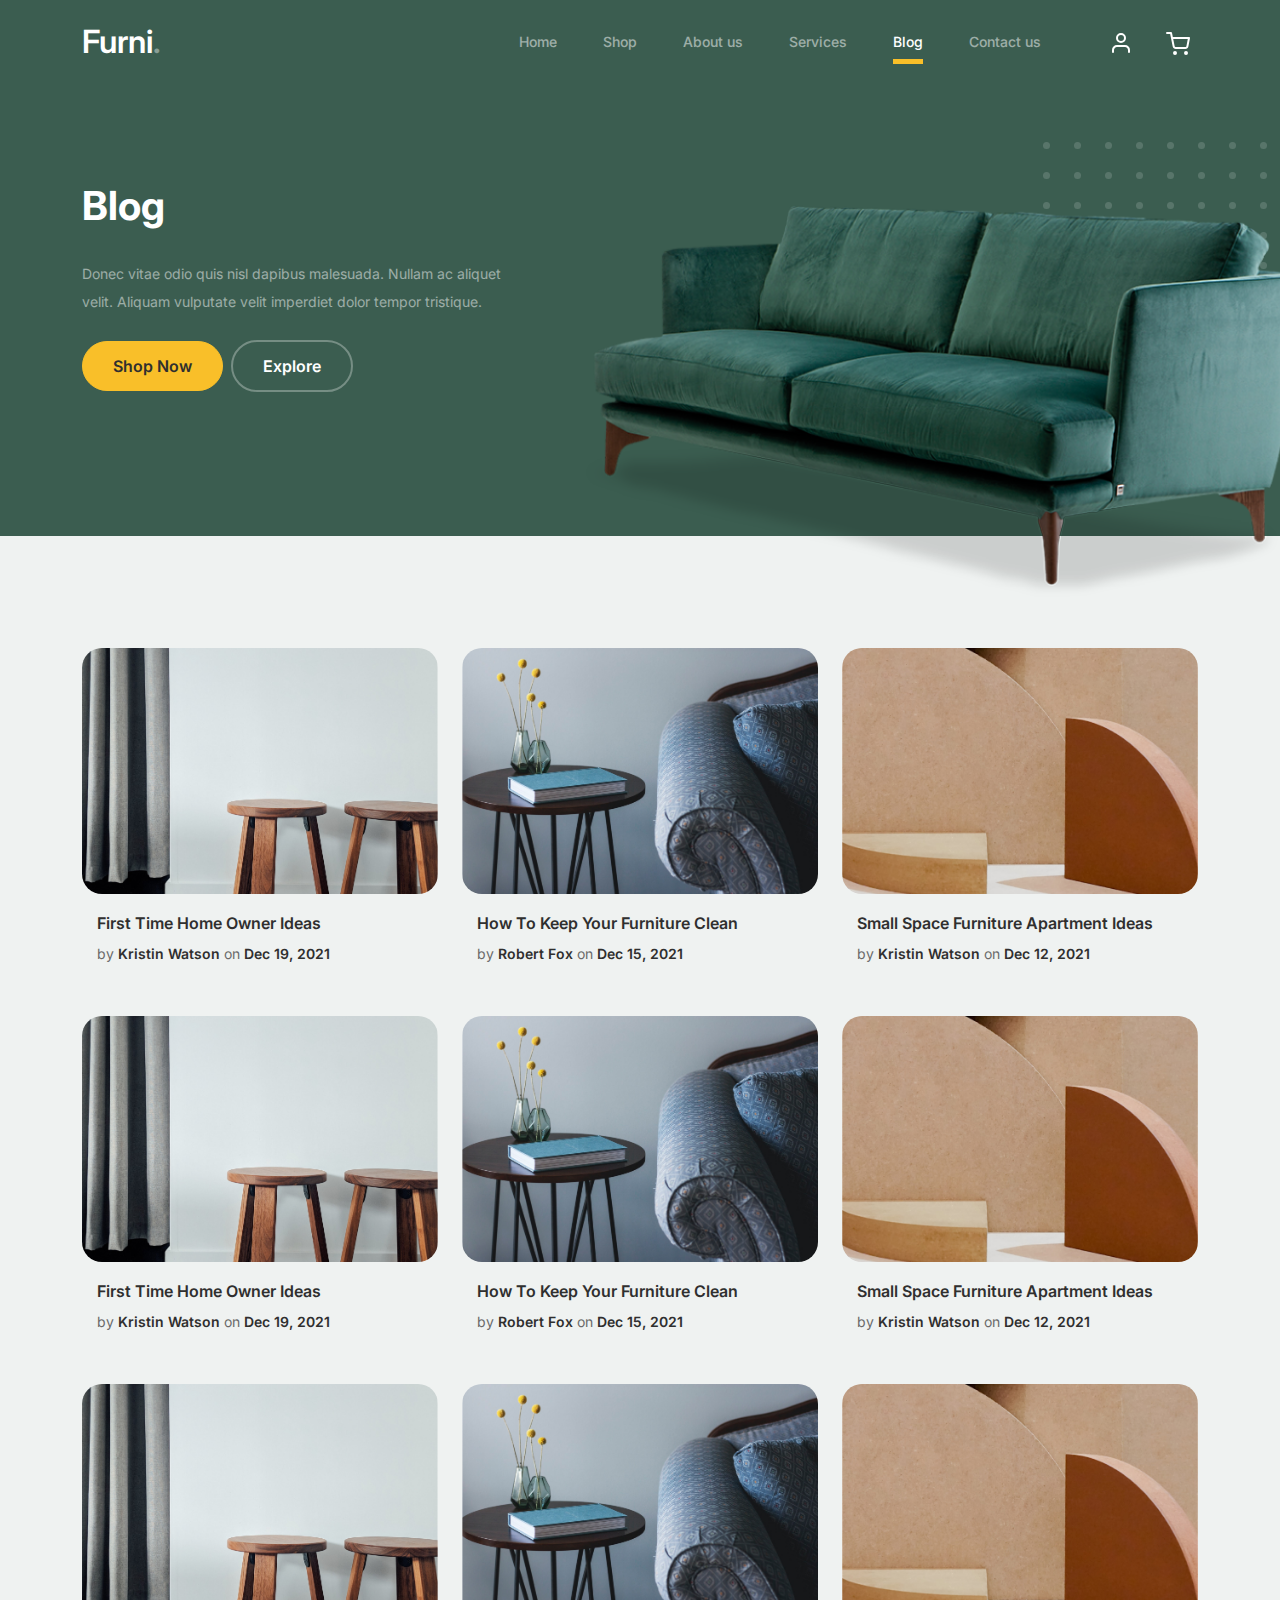
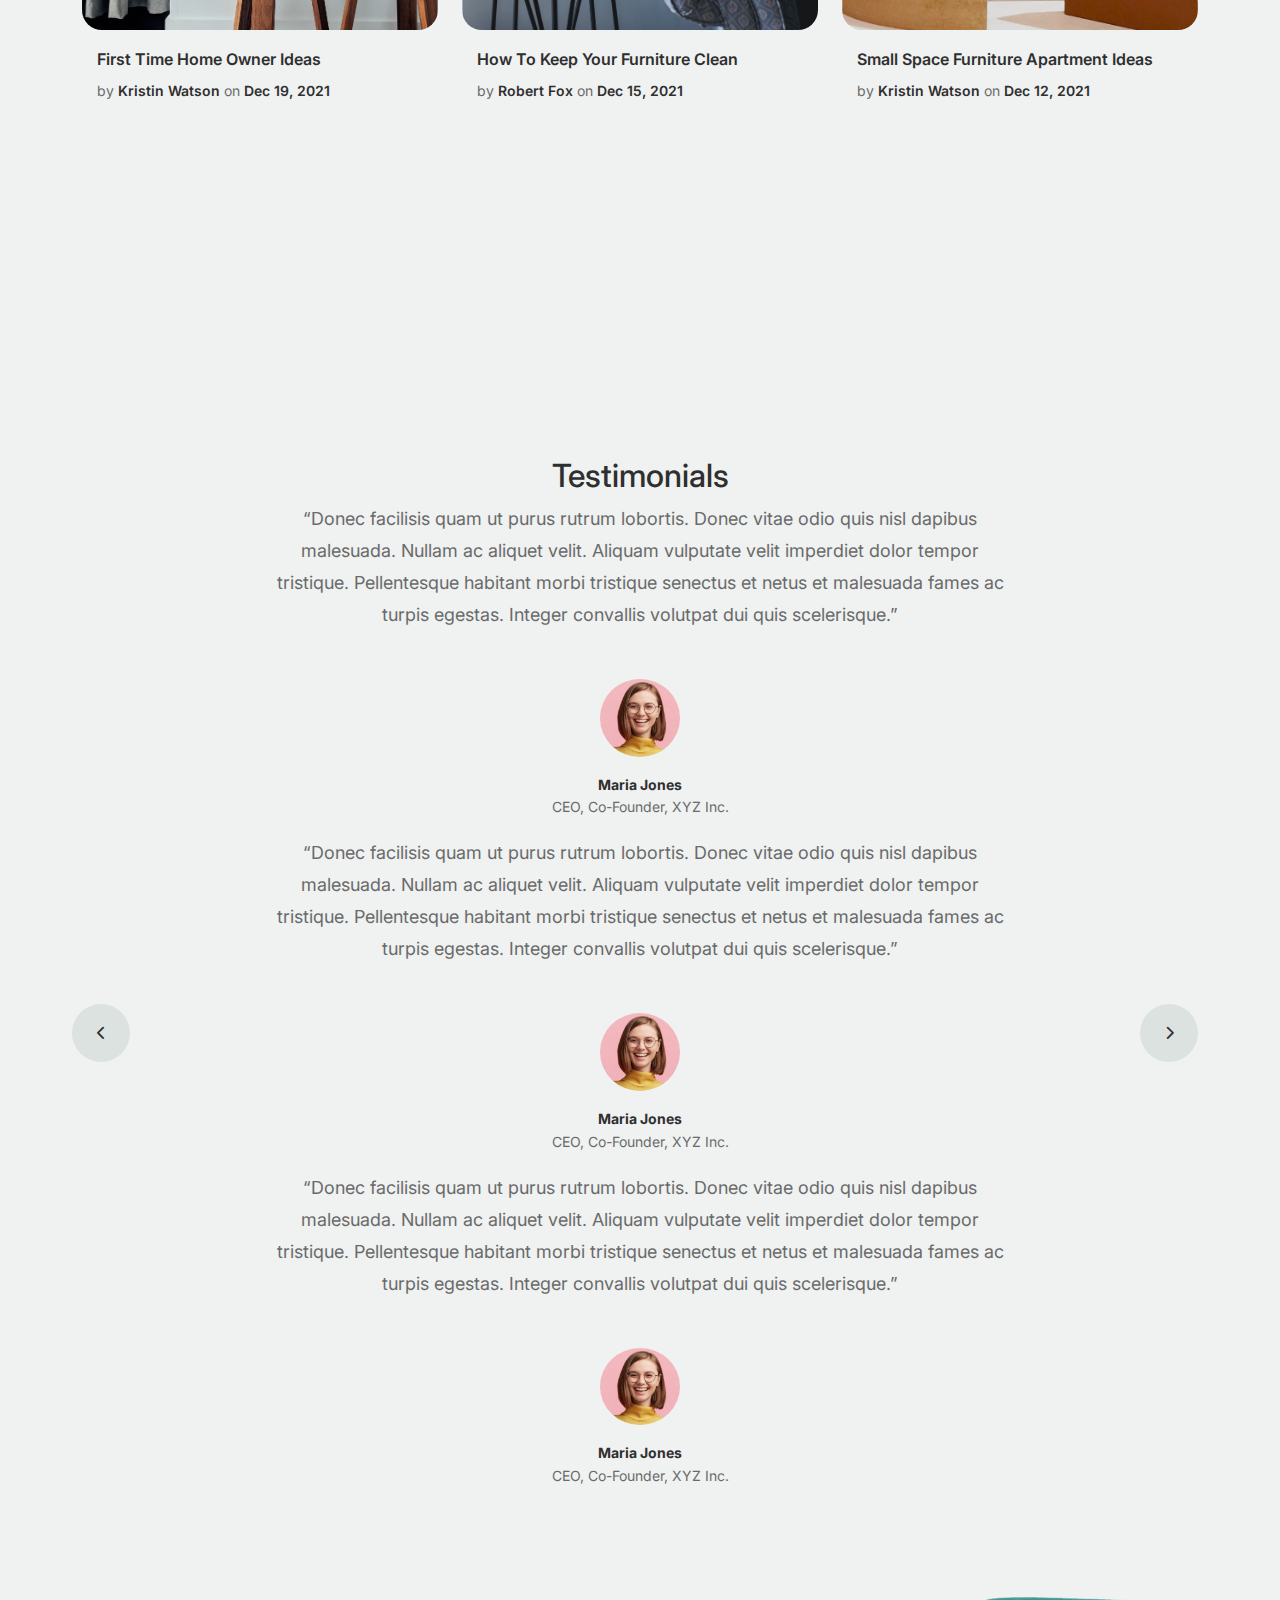
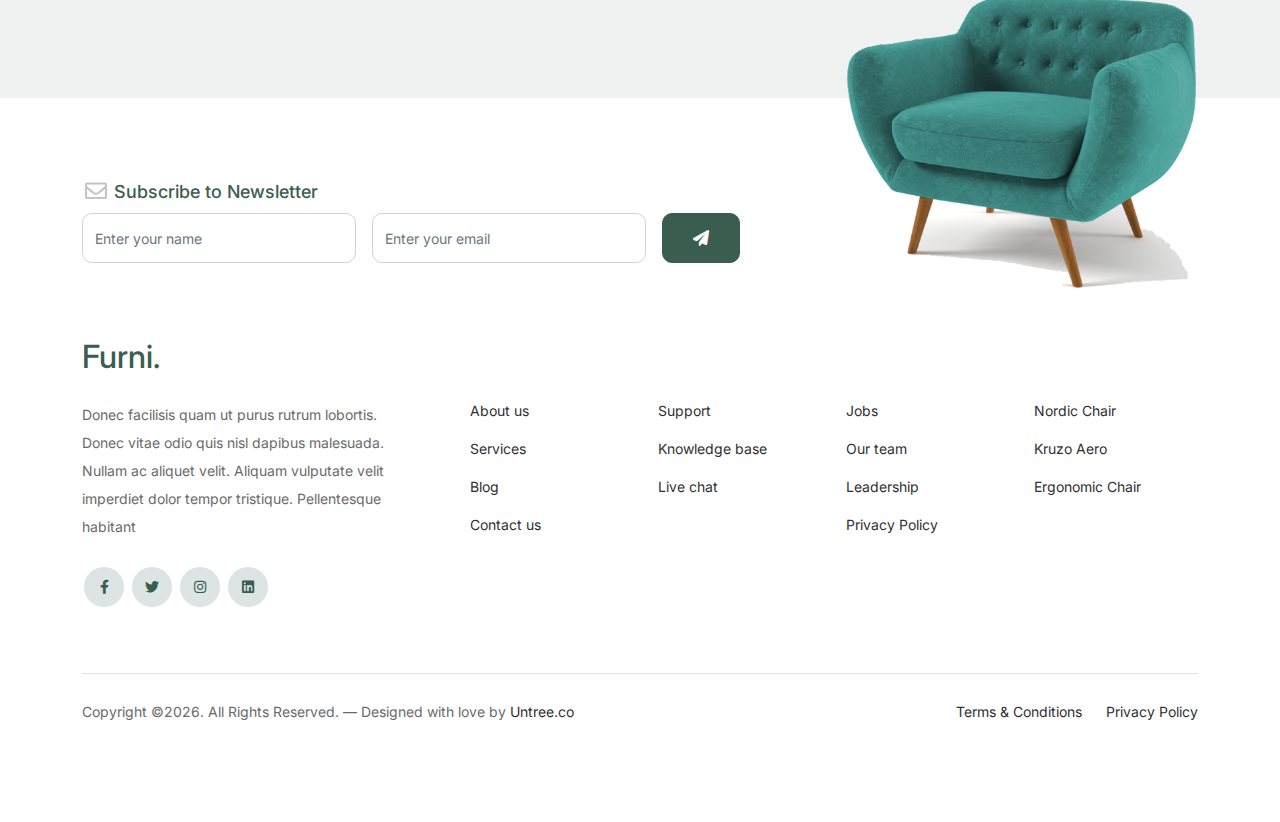
<file: blog.html>
<!-- /*
* Bootstrap 5
* Template Name: Furni
* Template Author: Untree.co
* Template URI: https://untree.co/
* License: https://creativecommons.org/licenses/by/3.0/
*/ -->
<!doctype html>
<html lang="en">
<head>
  <meta charset="utf-8">
  <meta name="viewport" content="width=device-width, initial-scale=1, shrink-to-fit=no">
  <meta name="author" content="Untree.co">
  <link rel="shortcut icon" href="favicon.png">

  <meta name="description" content="" />
  <meta name="keywords" content="bootstrap, bootstrap4" />

		<!-- Bootstrap CSS -->
		<link href="css/bootstrap.min.css" rel="stylesheet">
		<link href="https://cdnjs.cloudflare.com/ajax/libs/font-awesome/6.0.0-beta3/css/all.min.css" rel="stylesheet">
		<link href="css/tiny-slider.css" rel="stylesheet">
		<link href="css/style.css" rel="stylesheet">
		<title>Furni Free Bootstrap 5 Template for Furniture and Interior Design Websites by Untree.co </title>
	</head>

	<body>

		<!-- Start Header/Navigation -->
		<nav class="custom-navbar navbar navbar navbar-expand-md navbar-dark bg-dark" arial-label="Furni navigation bar">

			<div class="container">
				<a class="navbar-brand" href="index.html">Furni<span>.</span></a>

				<button class="navbar-toggler" type="button" data-bs-toggle="collapse" data-bs-target="#navbarsFurni" aria-controls="navbarsFurni" aria-expanded="false" aria-label="Toggle navigation">
					<span class="navbar-toggler-icon"></span>
				</button>

				<div class="collapse navbar-collapse" id="navbarsFurni">
					<ul class="custom-navbar-nav navbar-nav ms-auto mb-2 mb-md-0">
						<li class="nav-item">
							<a class="nav-link" href="index.html">Home</a>
						</li>
						<li><a class="nav-link" href="shop.html">Shop</a></li>
						<li><a class="nav-link" href="about.html">About us</a></li>
						<li><a class="nav-link" href="services.html">Services</a></li>
						<li class="active"><a class="nav-link" href="blog.html">Blog</a></li>
						<li><a class="nav-link" href="contact.html">Contact us</a></li>
					</ul>

					<ul class="custom-navbar-cta navbar-nav mb-2 mb-md-0 ms-5">
						<li><a class="nav-link" href="#"><img src="images/user.svg"></a></li>
						<li><a class="nav-link" href="cart.html"><img src="images/cart.svg"></a></li>
					</ul>
				</div>
			</div>
				
		</nav>
		<!-- End Header/Navigation -->

		<!-- Start Hero Section -->
			<div class="hero">
				<div class="container">
					<div class="row justify-content-between">
						<div class="col-lg-5">
							<div class="intro-excerpt">
								<h1>Blog</h1>
								<p class="mb-4">Donec vitae odio quis nisl dapibus malesuada. Nullam ac aliquet velit. Aliquam vulputate velit imperdiet dolor tempor tristique.</p>
								<p><a href="" class="btn btn-secondary me-2">Shop Now</a><a href="#" class="btn btn-white-outline">Explore</a></p>
							</div>
						</div>
						<div class="col-lg-7">
							<div class="hero-img-wrap">
								<img src="images/couch.png" class="img-fluid">
							</div>
						</div>
					</div>
				</div>
			</div>
		<!-- End Hero Section -->

		

		<!-- Start Blog Section -->
		<div class="blog-section">
			<div class="container">
				
				<div class="row">

					<div class="col-12 col-sm-6 col-md-4 mb-5">
						<div class="post-entry">
							<a href="#" class="post-thumbnail"><img src="images/post-1.jpg" alt="Image" class="img-fluid"></a>
							<div class="post-content-entry">
								<h3><a href="#">First Time Home Owner Ideas</a></h3>
								<div class="meta">
									<span>by <a href="#">Kristin Watson</a></span> <span>on <a href="#">Dec 19, 2021</a></span>
								</div>
							</div>
						</div>
					</div>

					<div class="col-12 col-sm-6 col-md-4 mb-5">
						<div class="post-entry">
							<a href="#" class="post-thumbnail"><img src="images/post-2.jpg" alt="Image" class="img-fluid"></a>
							<div class="post-content-entry">
								<h3><a href="#">How To Keep Your Furniture Clean</a></h3>
								<div class="meta">
									<span>by <a href="#">Robert Fox</a></span> <span>on <a href="#">Dec 15, 2021</a></span>
								</div>
							</div>
						</div>
					</div>

					<div class="col-12 col-sm-6 col-md-4 mb-5">
						<div class="post-entry">
							<a href="#" class="post-thumbnail"><img src="images/post-3.jpg" alt="Image" class="img-fluid"></a>
							<div class="post-content-entry">
								<h3><a href="#">Small Space Furniture Apartment Ideas</a></h3>
								<div class="meta">
									<span>by <a href="#">Kristin Watson</a></span> <span>on <a href="#">Dec 12, 2021</a></span>
								</div>
							</div>
						</div>
					</div>

					<div class="col-12 col-sm-6 col-md-4 mb-5">
						<div class="post-entry">
							<a href="#" class="post-thumbnail"><img src="images/post-1.jpg" alt="Image" class="img-fluid"></a>
							<div class="post-content-entry">
								<h3><a href="#">First Time Home Owner Ideas</a></h3>
								<div class="meta">
									<span>by <a href="#">Kristin Watson</a></span> <span>on <a href="#">Dec 19, 2021</a></span>
								</div>
							</div>
						</div>
					</div>

					<div class="col-12 col-sm-6 col-md-4 mb-5">
						<div class="post-entry">
							<a href="#" class="post-thumbnail"><img src="images/post-2.jpg" alt="Image" class="img-fluid"></a>
							<div class="post-content-entry">
								<h3><a href="#">How To Keep Your Furniture Clean</a></h3>
								<div class="meta">
									<span>by <a href="#">Robert Fox</a></span> <span>on <a href="#">Dec 15, 2021</a></span>
								</div>
							</div>
						</div>
					</div>

					<div class="col-12 col-sm-6 col-md-4 mb-5">
						<div class="post-entry">
							<a href="#" class="post-thumbnail"><img src="images/post-3.jpg" alt="Image" class="img-fluid"></a>
							<div class="post-content-entry">
								<h3><a href="#">Small Space Furniture Apartment Ideas</a></h3>
								<div class="meta">
									<span>by <a href="#">Kristin Watson</a></span> <span>on <a href="#">Dec 12, 2021</a></span>
								</div>
							</div>
						</div>
					</div>

					<div class="col-12 col-sm-6 col-md-4 mb-5">
						<div class="post-entry">
							<a href="#" class="post-thumbnail"><img src="images/post-1.jpg" alt="Image" class="img-fluid"></a>
							<div class="post-content-entry">
								<h3><a href="#">First Time Home Owner Ideas</a></h3>
								<div class="meta">
									<span>by <a href="#">Kristin Watson</a></span> <span>on <a href="#">Dec 19, 2021</a></span>
								</div>
							</div>
						</div>
					</div>

					<div class="col-12 col-sm-6 col-md-4 mb-5">
						<div class="post-entry">
							<a href="#" class="post-thumbnail"><img src="images/post-2.jpg" alt="Image" class="img-fluid"></a>
							<div class="post-content-entry">
								<h3><a href="#">How To Keep Your Furniture Clean</a></h3>
								<div class="meta">
									<span>by <a href="#">Robert Fox</a></span> <span>on <a href="#">Dec 15, 2021</a></span>
								</div>
							</div>
						</div>
					</div>

					<div class="col-12 col-sm-6 col-md-4 mb-5">
						<div class="post-entry">
							<a href="#" class="post-thumbnail"><img src="images/post-3.jpg" alt="Image" class="img-fluid"></a>
							<div class="post-content-entry">
								<h3><a href="#">Small Space Furniture Apartment Ideas</a></h3>
								<div class="meta">
									<span>by <a href="#">Kristin Watson</a></span> <span>on <a href="#">Dec 12, 2021</a></span>
								</div>
							</div>
						</div>
					</div>

				</div>
			</div>
		</div>
		<!-- End Blog Section -->	

		

		<!-- Start Testimonial Slider -->
		<div class="testimonial-section before-footer-section">
			<div class="container">
				<div class="row">
					<div class="col-lg-7 mx-auto text-center">
						<h2 class="section-title">Testimonials</h2>
					</div>
				</div>

				<div class="row justify-content-center">
					<div class="col-lg-12">
						<div class="testimonial-slider-wrap text-center">

							<div id="testimonial-nav">
								<span class="prev" data-controls="prev"><span class="fa fa-chevron-left"></span></span>
								<span class="next" data-controls="next"><span class="fa fa-chevron-right"></span></span>
							</div>

							<div class="testimonial-slider">
								
								<div class="item">
									<div class="row justify-content-center">
										<div class="col-lg-8 mx-auto">

											<div class="testimonial-block text-center">
												<blockquote class="mb-5">
													<p>&ldquo;Donec facilisis quam ut purus rutrum lobortis. Donec vitae odio quis nisl dapibus malesuada. Nullam ac aliquet velit. Aliquam vulputate velit imperdiet dolor tempor tristique. Pellentesque habitant morbi tristique senectus et netus et malesuada fames ac turpis egestas. Integer convallis volutpat dui quis scelerisque.&rdquo;</p>
												</blockquote>

												<div class="author-info">
													<div class="author-pic">
														<img src="images/person-1.png" alt="Maria Jones" class="img-fluid">
													</div>
													<h3 class="font-weight-bold">Maria Jones</h3>
													<span class="position d-block mb-3">CEO, Co-Founder, XYZ Inc.</span>
												</div>
											</div>

										</div>
									</div>
								</div> 
								<!-- END item -->

								<div class="item">
									<div class="row justify-content-center">
										<div class="col-lg-8 mx-auto">

											<div class="testimonial-block text-center">
												<blockquote class="mb-5">
													<p>&ldquo;Donec facilisis quam ut purus rutrum lobortis. Donec vitae odio quis nisl dapibus malesuada. Nullam ac aliquet velit. Aliquam vulputate velit imperdiet dolor tempor tristique. Pellentesque habitant morbi tristique senectus et netus et malesuada fames ac turpis egestas. Integer convallis volutpat dui quis scelerisque.&rdquo;</p>
												</blockquote>

												<div class="author-info">
													<div class="author-pic">
														<img src="images/person-1.png" alt="Maria Jones" class="img-fluid">
													</div>
													<h3 class="font-weight-bold">Maria Jones</h3>
													<span class="position d-block mb-3">CEO, Co-Founder, XYZ Inc.</span>
												</div>
											</div>

										</div>
									</div>
								</div> 
								<!-- END item -->

								<div class="item">
									<div class="row justify-content-center">
										<div class="col-lg-8 mx-auto">

											<div class="testimonial-block text-center">
												<blockquote class="mb-5">
													<p>&ldquo;Donec facilisis quam ut purus rutrum lobortis. Donec vitae odio quis nisl dapibus malesuada. Nullam ac aliquet velit. Aliquam vulputate velit imperdiet dolor tempor tristique. Pellentesque habitant morbi tristique senectus et netus et malesuada fames ac turpis egestas. Integer convallis volutpat dui quis scelerisque.&rdquo;</p>
												</blockquote>

												<div class="author-info">
													<div class="author-pic">
														<img src="images/person-1.png" alt="Maria Jones" class="img-fluid">
													</div>
													<h3 class="font-weight-bold">Maria Jones</h3>
													<span class="position d-block mb-3">CEO, Co-Founder, XYZ Inc.</span>
												</div>
											</div>

										</div>
									</div>
								</div> 
								<!-- END item -->

							</div>

						</div>
					</div>
				</div>
			</div>
		</div>
		<!-- End Testimonial Slider -->

		

		<!-- Start Footer Section -->
		<footer class="footer-section">
			<div class="container relative">

				<div class="sofa-img">
					<img src="images/sofa.png" alt="Image" class="img-fluid">
				</div>

				<div class="row">
					<div class="col-lg-8">
						<div class="subscription-form">
							<h3 class="d-flex align-items-center"><span class="me-1"><img src="images/envelope-outline.svg" alt="Image" class="img-fluid"></span><span>Subscribe to Newsletter</span></h3>

							<form action="#" class="row g-3">
								<div class="col-auto">
									<input type="text" class="form-control" placeholder="Enter your name">
								</div>
								<div class="col-auto">
									<input type="email" class="form-control" placeholder="Enter your email">
								</div>
								<div class="col-auto">
									<button class="btn btn-primary">
										<span class="fa fa-paper-plane"></span>
									</button>
								</div>
							</form>

						</div>
					</div>
				</div>

				<div class="row g-5 mb-5">
					<div class="col-lg-4">
						<div class="mb-4 footer-logo-wrap"><a href="#" class="footer-logo">Furni<span>.</span></a></div>
						<p class="mb-4">Donec facilisis quam ut purus rutrum lobortis. Donec vitae odio quis nisl dapibus malesuada. Nullam ac aliquet velit. Aliquam vulputate velit imperdiet dolor tempor tristique. Pellentesque habitant</p>

						<ul class="list-unstyled custom-social">
							<li><a href="#"><span class="fa fa-brands fa-facebook-f"></span></a></li>
							<li><a href="#"><span class="fa fa-brands fa-twitter"></span></a></li>
							<li><a href="#"><span class="fa fa-brands fa-instagram"></span></a></li>
							<li><a href="#"><span class="fa fa-brands fa-linkedin"></span></a></li>
						</ul>
					</div>

					<div class="col-lg-8">
						<div class="row links-wrap">
							<div class="col-6 col-sm-6 col-md-3">
								<ul class="list-unstyled">
									<li><a href="#">About us</a></li>
									<li><a href="#">Services</a></li>
									<li><a href="#">Blog</a></li>
									<li><a href="#">Contact us</a></li>
								</ul>
							</div>

							<div class="col-6 col-sm-6 col-md-3">
								<ul class="list-unstyled">
									<li><a href="#">Support</a></li>
									<li><a href="#">Knowledge base</a></li>
									<li><a href="#">Live chat</a></li>
								</ul>
							</div>

							<div class="col-6 col-sm-6 col-md-3">
								<ul class="list-unstyled">
									<li><a href="#">Jobs</a></li>
									<li><a href="#">Our team</a></li>
									<li><a href="#">Leadership</a></li>
									<li><a href="#">Privacy Policy</a></li>
								</ul>
							</div>

							<div class="col-6 col-sm-6 col-md-3">
								<ul class="list-unstyled">
									<li><a href="#">Nordic Chair</a></li>
									<li><a href="#">Kruzo Aero</a></li>
									<li><a href="#">Ergonomic Chair</a></li>
								</ul>
							</div>
						</div>
					</div>

				</div>

				<div class="border-top copyright">
					<div class="row pt-4">
						<div class="col-lg-6">
							<p class="mb-2 text-center text-lg-start">Copyright &copy;<script>document.write(new Date().getFullYear());</script>. All Rights Reserved. &mdash; Designed with love by <a href="https://untree.co">Untree.co</a> <!-- License information: https://untree.co/license/ -->
            </p>
						</div>

						<div class="col-lg-6 text-center text-lg-end">
							<ul class="list-unstyled d-inline-flex ms-auto">
								<li class="me-4"><a href="#">Terms &amp; Conditions</a></li>
								<li><a href="#">Privacy Policy</a></li>
							</ul>
						</div>

					</div>
				</div>

			</div>
		</footer>
		<!-- End Footer Section -->	


		<script src="js/bootstrap.bundle.min.js"></script>
		<script src="js/tiny-slider.js"></script>
		<script src="js/custom.js"></script>
	</body>

</html>
</file>
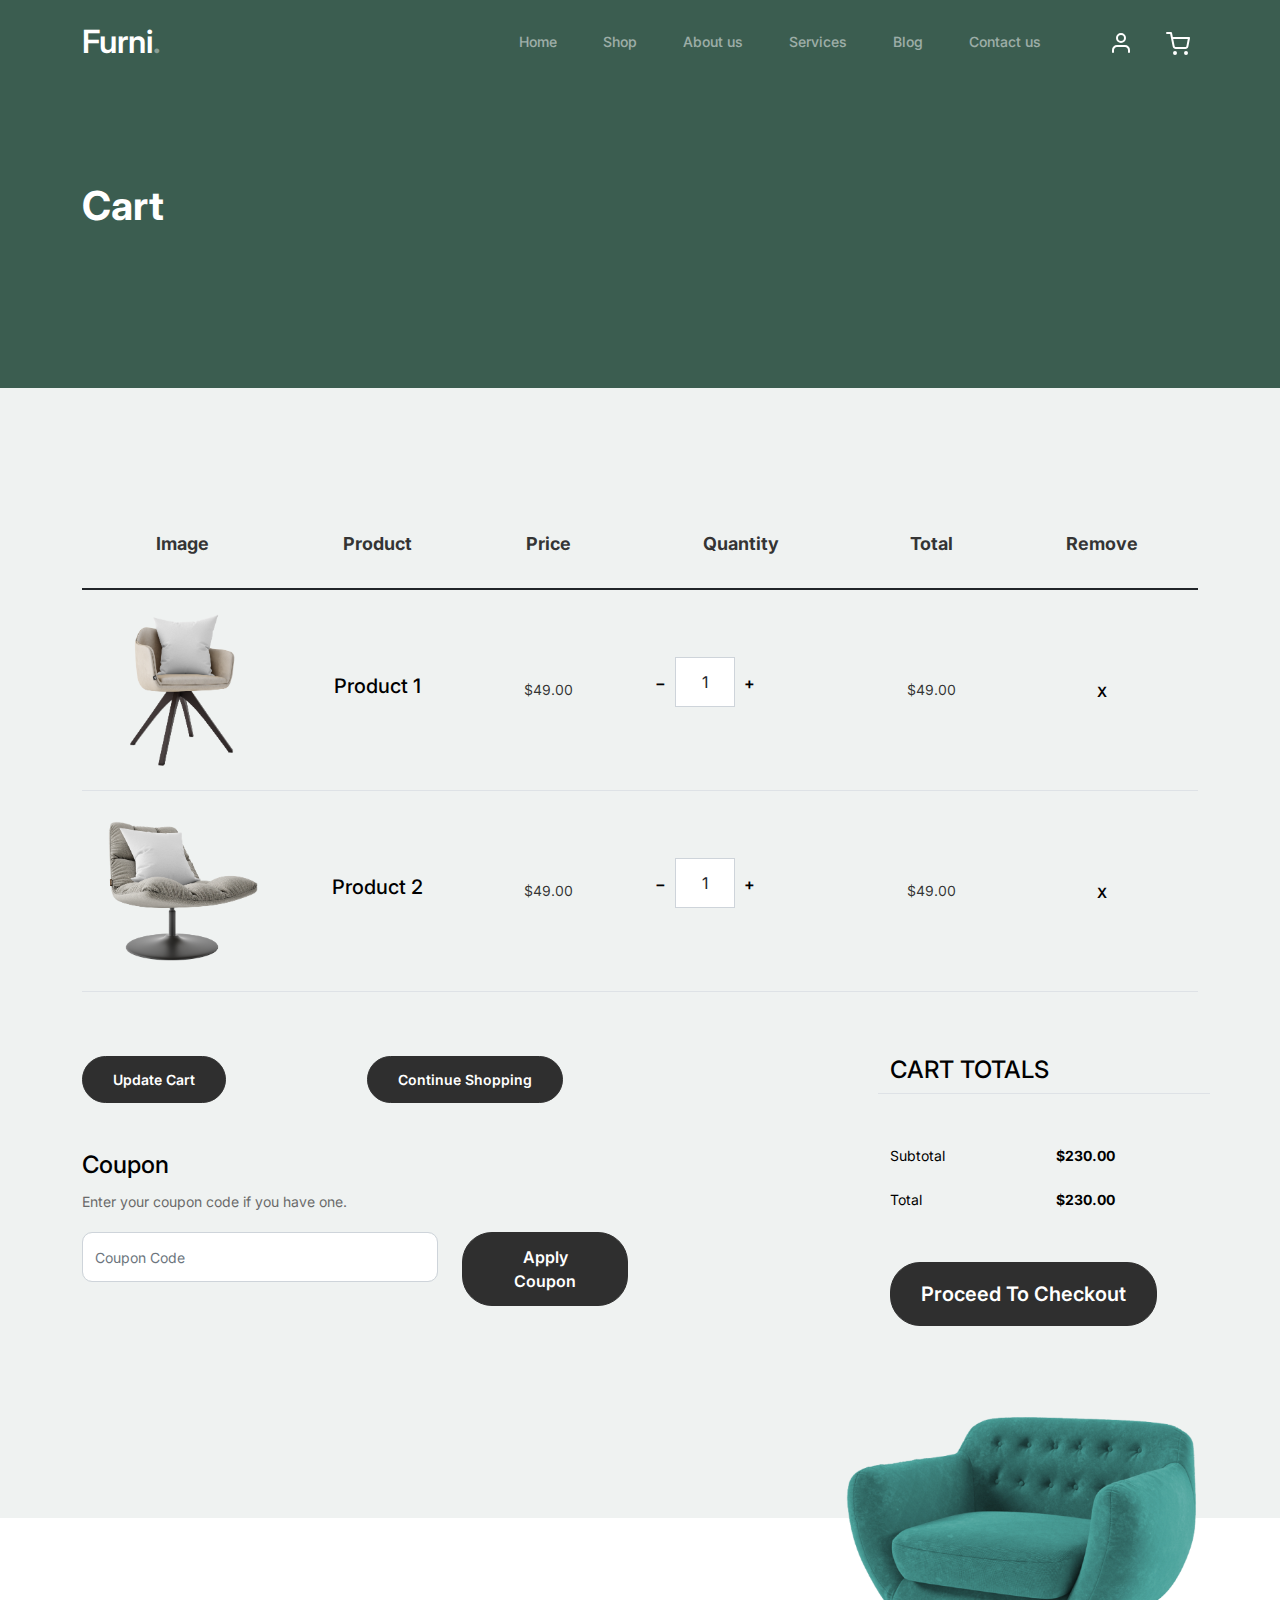
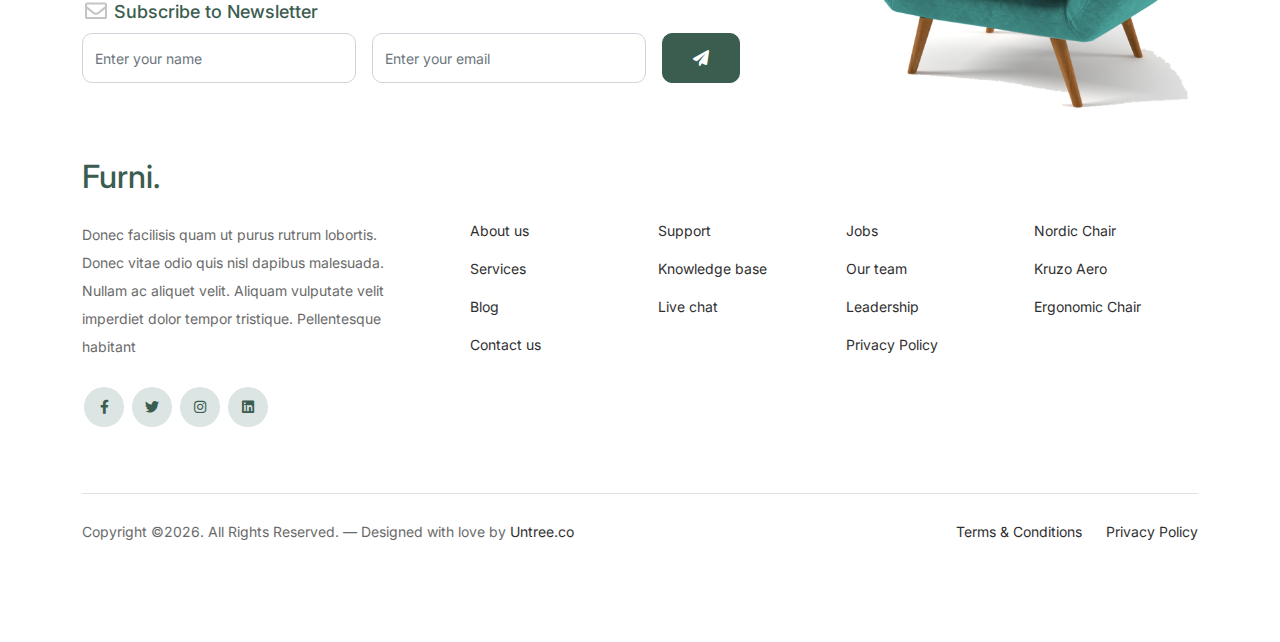
<file: cart.html>
<!-- /*
* Bootstrap 5
* Template Name: Furni
* Template Author: Untree.co
* Template URI: https://untree.co/
* License: https://creativecommons.org/licenses/by/3.0/
*/ -->
<!doctype html>
<html lang="en">
<head>
  <meta charset="utf-8">
  <meta name="viewport" content="width=device-width, initial-scale=1, shrink-to-fit=no">
  <meta name="author" content="Untree.co">
  <link rel="shortcut icon" href="favicon.png">

  <meta name="description" content="" />
  <meta name="keywords" content="bootstrap, bootstrap4" />

		<!-- Bootstrap CSS -->
		<link href="css/bootstrap.min.css" rel="stylesheet">
		<link href="https://cdnjs.cloudflare.com/ajax/libs/font-awesome/6.0.0-beta3/css/all.min.css" rel="stylesheet">
		<link href="css/tiny-slider.css" rel="stylesheet">
		<link href="css/style.css" rel="stylesheet">
		<title>Furni Free Bootstrap 5 Template for Furniture and Interior Design Websites by Untree.co </title>
	</head>

	<body>

		<!-- Start Header/Navigation -->
		<nav class="custom-navbar navbar navbar navbar-expand-md navbar-dark bg-dark" arial-label="Furni navigation bar">

			<div class="container">
				<a class="navbar-brand" href="index.html">Furni<span>.</span></a>

				<button class="navbar-toggler" type="button" data-bs-toggle="collapse" data-bs-target="#navbarsFurni" aria-controls="navbarsFurni" aria-expanded="false" aria-label="Toggle navigation">
					<span class="navbar-toggler-icon"></span>
				</button>

				<div class="collapse navbar-collapse" id="navbarsFurni">
					<ul class="custom-navbar-nav navbar-nav ms-auto mb-2 mb-md-0">
						<li class="nav-item ">
							<a class="nav-link" href="index.html">Home</a>
						</li>
						<li><a class="nav-link" href="shop.html">Shop</a></li>
						<li><a class="nav-link" href="about.html">About us</a></li>
						<li><a class="nav-link" href="services.html">Services</a></li>
						<li><a class="nav-link" href="blog.html">Blog</a></li>
						<li><a class="nav-link" href="contact.html">Contact us</a></li>
					</ul>

					<ul class="custom-navbar-cta navbar-nav mb-2 mb-md-0 ms-5">
						<li><a class="nav-link" href="#"><img src="images/user.svg"></a></li>
						<li><a class="nav-link" href="cart.html"><img src="images/cart.svg"></a></li>
					</ul>
				</div>
			</div>
				
		</nav>
		<!-- End Header/Navigation -->

		<!-- Start Hero Section -->
			<div class="hero">
				<div class="container">
					<div class="row justify-content-between">
						<div class="col-lg-5">
							<div class="intro-excerpt">
								<h1>Cart</h1>
							</div>
						</div>
						<div class="col-lg-7">
							
						</div>
					</div>
				</div>
			</div>
		<!-- End Hero Section -->

		

		<div class="untree_co-section before-footer-section">
            <div class="container">
              <div class="row mb-5">
                <form class="col-md-12" method="post">
                  <div class="site-blocks-table">
                    <table class="table">
                      <thead>
                        <tr>
                          <th class="product-thumbnail">Image</th>
                          <th class="product-name">Product</th>
                          <th class="product-price">Price</th>
                          <th class="product-quantity">Quantity</th>
                          <th class="product-total">Total</th>
                          <th class="product-remove">Remove</th>
                        </tr>
                      </thead>
                      <tbody>
                        <tr>
                          <td class="product-thumbnail">
                            <img src="images/product-1.png" alt="Image" class="img-fluid">
                          </td>
                          <td class="product-name">
                            <h2 class="h5 text-black">Product 1</h2>
                          </td>
                          <td>$49.00</td>
                          <td>
                            <div class="input-group mb-3 d-flex align-items-center quantity-container" style="max-width: 120px;">
                              <div class="input-group-prepend">
                                <button class="btn btn-outline-black decrease" type="button">&minus;</button>
                              </div>
                              <input type="text" class="form-control text-center quantity-amount" value="1" placeholder="" aria-label="Example text with button addon" aria-describedby="button-addon1">
                              <div class="input-group-append">
                                <button class="btn btn-outline-black increase" type="button">&plus;</button>
                              </div>
                            </div>
        
                          </td>
                          <td>$49.00</td>
                          <td><a href="#" class="btn btn-black btn-sm">X</a></td>
                        </tr>
        
                        <tr>
                          <td class="product-thumbnail">
                            <img src="images/product-2.png" alt="Image" class="img-fluid">
                          </td>
                          <td class="product-name">
                            <h2 class="h5 text-black">Product 2</h2>
                          </td>
                          <td>$49.00</td>
                          <td>
                            <div class="input-group mb-3 d-flex align-items-center quantity-container" style="max-width: 120px;">
                              <div class="input-group-prepend">
                                <button class="btn btn-outline-black decrease" type="button">&minus;</button>
                              </div>
                              <input type="text" class="form-control text-center quantity-amount" value="1" placeholder="" aria-label="Example text with button addon" aria-describedby="button-addon1">
                              <div class="input-group-append">
                                <button class="btn btn-outline-black increase" type="button">&plus;</button>
                              </div>
                            </div>
        
                          </td>
                          <td>$49.00</td>
                          <td><a href="#" class="btn btn-black btn-sm">X</a></td>
                        </tr>
                      </tbody>
                    </table>
                  </div>
                </form>
              </div>
        
              <div class="row">
                <div class="col-md-6">
                  <div class="row mb-5">
                    <div class="col-md-6 mb-3 mb-md-0">
                      <button class="btn btn-black btn-sm btn-block">Update Cart</button>
                    </div>
                    <div class="col-md-6">
                      <button class="btn btn-outline-black btn-sm btn-block">Continue Shopping</button>
                    </div>
                  </div>
                  <div class="row">
                    <div class="col-md-12">
                      <label class="text-black h4" for="coupon">Coupon</label>
                      <p>Enter your coupon code if you have one.</p>
                    </div>
                    <div class="col-md-8 mb-3 mb-md-0">
                      <input type="text" class="form-control py-3" id="coupon" placeholder="Coupon Code">
                    </div>
                    <div class="col-md-4">
                      <button class="btn btn-black">Apply Coupon</button>
                    </div>
                  </div>
                </div>
                <div class="col-md-6 pl-5">
                  <div class="row justify-content-end">
                    <div class="col-md-7">
                      <div class="row">
                        <div class="col-md-12 text-right border-bottom mb-5">
                          <h3 class="text-black h4 text-uppercase">Cart Totals</h3>
                        </div>
                      </div>
                      <div class="row mb-3">
                        <div class="col-md-6">
                          <span class="text-black">Subtotal</span>
                        </div>
                        <div class="col-md-6 text-right">
                          <strong class="text-black">$230.00</strong>
                        </div>
                      </div>
                      <div class="row mb-5">
                        <div class="col-md-6">
                          <span class="text-black">Total</span>
                        </div>
                        <div class="col-md-6 text-right">
                          <strong class="text-black">$230.00</strong>
                        </div>
                      </div>
        
                      <div class="row">
                        <div class="col-md-12">
                          <button class="btn btn-black btn-lg py-3 btn-block" onclick="window.location='checkout.html'">Proceed To Checkout</button>
                        </div>
                      </div>
                    </div>
                  </div>
                </div>
              </div>
            </div>
          </div>
		

		<!-- Start Footer Section -->
		<footer class="footer-section">
			<div class="container relative">

				<div class="sofa-img">
					<img src="images/sofa.png" alt="Image" class="img-fluid">
				</div>

				<div class="row">
					<div class="col-lg-8">
						<div class="subscription-form">
							<h3 class="d-flex align-items-center"><span class="me-1"><img src="images/envelope-outline.svg" alt="Image" class="img-fluid"></span><span>Subscribe to Newsletter</span></h3>

							<form action="#" class="row g-3">
								<div class="col-auto">
									<input type="text" class="form-control" placeholder="Enter your name">
								</div>
								<div class="col-auto">
									<input type="email" class="form-control" placeholder="Enter your email">
								</div>
								<div class="col-auto">
									<button class="btn btn-primary">
										<span class="fa fa-paper-plane"></span>
									</button>
								</div>
							</form>

						</div>
					</div>
				</div>

				<div class="row g-5 mb-5">
					<div class="col-lg-4">
						<div class="mb-4 footer-logo-wrap"><a href="#" class="footer-logo">Furni<span>.</span></a></div>
						<p class="mb-4">Donec facilisis quam ut purus rutrum lobortis. Donec vitae odio quis nisl dapibus malesuada. Nullam ac aliquet velit. Aliquam vulputate velit imperdiet dolor tempor tristique. Pellentesque habitant</p>

						<ul class="list-unstyled custom-social">
							<li><a href="#"><span class="fa fa-brands fa-facebook-f"></span></a></li>
							<li><a href="#"><span class="fa fa-brands fa-twitter"></span></a></li>
							<li><a href="#"><span class="fa fa-brands fa-instagram"></span></a></li>
							<li><a href="#"><span class="fa fa-brands fa-linkedin"></span></a></li>
						</ul>
					</div>

					<div class="col-lg-8">
						<div class="row links-wrap">
							<div class="col-6 col-sm-6 col-md-3">
								<ul class="list-unstyled">
									<li><a href="#">About us</a></li>
									<li><a href="#">Services</a></li>
									<li><a href="#">Blog</a></li>
									<li><a href="#">Contact us</a></li>
								</ul>
							</div>

							<div class="col-6 col-sm-6 col-md-3">
								<ul class="list-unstyled">
									<li><a href="#">Support</a></li>
									<li><a href="#">Knowledge base</a></li>
									<li><a href="#">Live chat</a></li>
								</ul>
							</div>

							<div class="col-6 col-sm-6 col-md-3">
								<ul class="list-unstyled">
									<li><a href="#">Jobs</a></li>
									<li><a href="#">Our team</a></li>
									<li><a href="#">Leadership</a></li>
									<li><a href="#">Privacy Policy</a></li>
								</ul>
							</div>

							<div class="col-6 col-sm-6 col-md-3">
								<ul class="list-unstyled">
									<li><a href="#">Nordic Chair</a></li>
									<li><a href="#">Kruzo Aero</a></li>
									<li><a href="#">Ergonomic Chair</a></li>
								</ul>
							</div>
						</div>
					</div>

				</div>

				<div class="border-top copyright">
					<div class="row pt-4">
						<div class="col-lg-6">
							<p class="mb-2 text-center text-lg-start">Copyright &copy;<script>document.write(new Date().getFullYear());</script>. All Rights Reserved. &mdash; Designed with love by <a href="https://untree.co">Untree.co</a> <!-- License information: https://untree.co/license/ -->
            </p>
						</div>

						<div class="col-lg-6 text-center text-lg-end">
							<ul class="list-unstyled d-inline-flex ms-auto">
								<li class="me-4"><a href="#">Terms &amp; Conditions</a></li>
								<li><a href="#">Privacy Policy</a></li>
							</ul>
						</div>

					</div>
				</div>

			</div>
		</footer>
		<!-- End Footer Section -->	


		<script src="js/bootstrap.bundle.min.js"></script>
		<script src="js/tiny-slider.js"></script>
		<script src="js/custom.js"></script>
	</body>

</html>
</file>
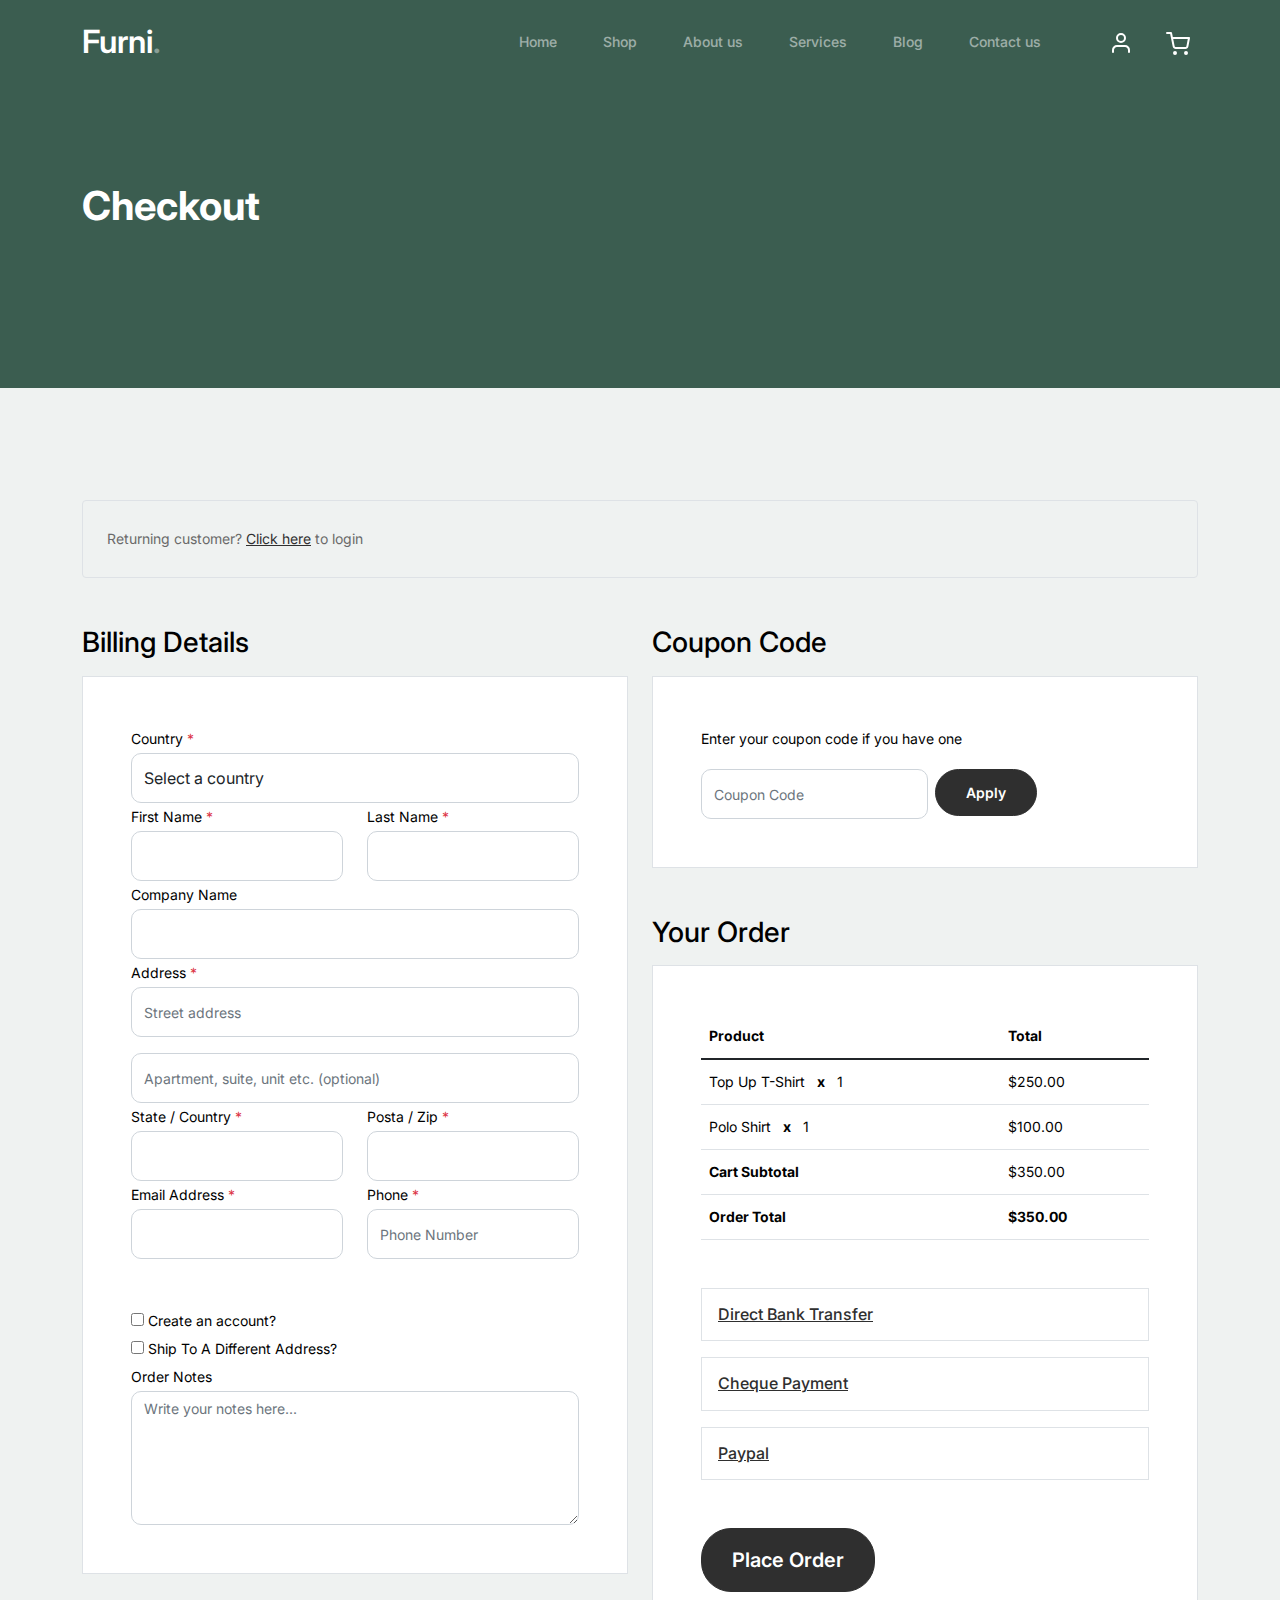
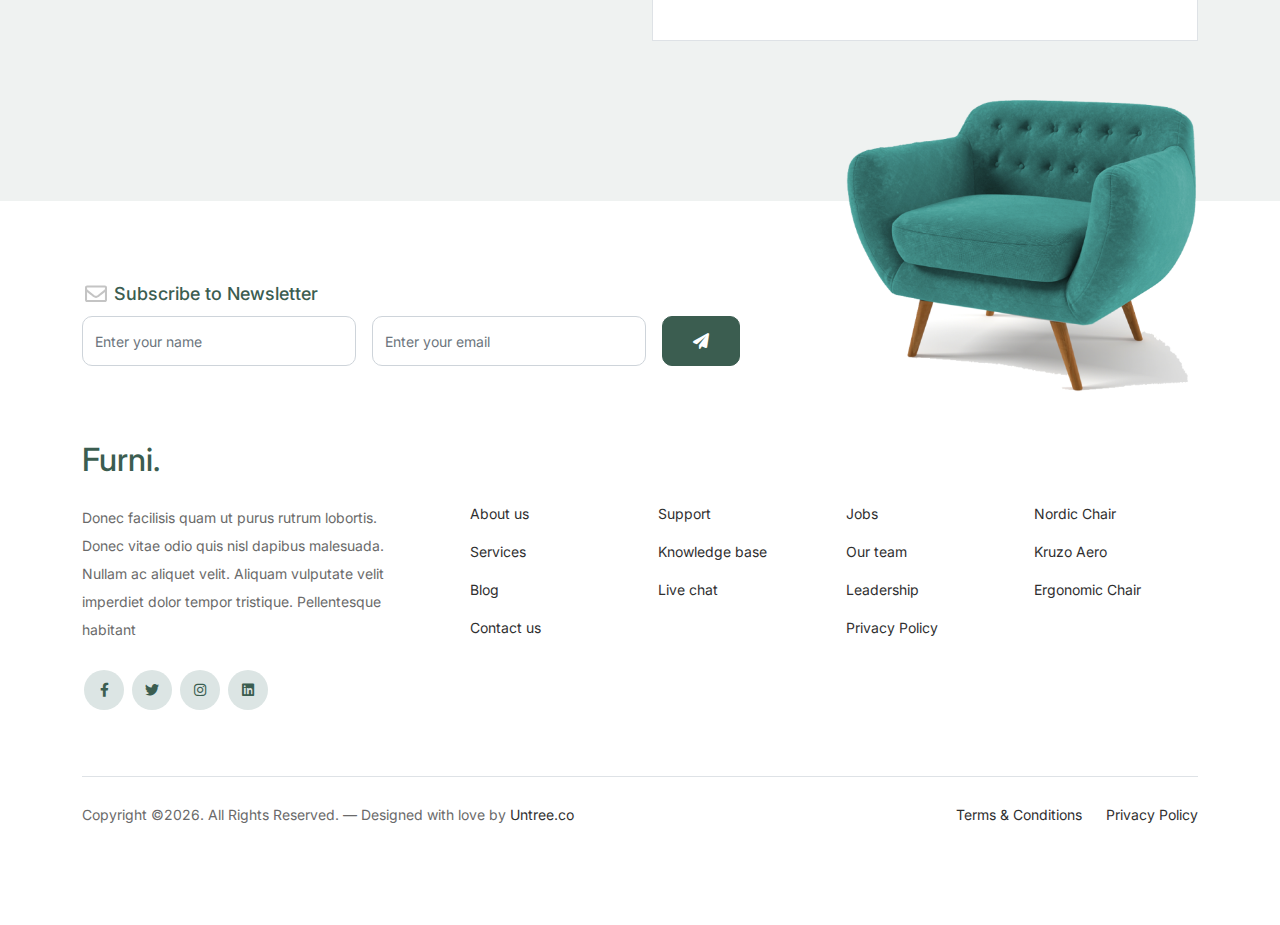
<file: checkout.html>
<!-- /*
* Bootstrap 5
* Template Name: Furni
* Template Author: Untree.co
* Template URI: https://untree.co/
* License: https://creativecommons.org/licenses/by/3.0/
*/ -->
<!doctype html>
<html lang="en">
<head>
  <meta charset="utf-8">
  <meta name="viewport" content="width=device-width, initial-scale=1, shrink-to-fit=no">
  <meta name="author" content="Untree.co">
  <link rel="shortcut icon" href="favicon.png">

  <meta name="description" content="" />
  <meta name="keywords" content="bootstrap, bootstrap4" />

		<!-- Bootstrap CSS -->
		<link href="css/bootstrap.min.css" rel="stylesheet">
		<link href="https://cdnjs.cloudflare.com/ajax/libs/font-awesome/6.0.0-beta3/css/all.min.css" rel="stylesheet">
		<link href="css/tiny-slider.css" rel="stylesheet">
		<link href="css/style.css" rel="stylesheet">
		<title>Furni Free Bootstrap 5 Template for Furniture and Interior Design Websites by Untree.co </title>
	</head>

	<body>

		<!-- Start Header/Navigation -->
		<nav class="custom-navbar navbar navbar navbar-expand-md navbar-dark bg-dark" arial-label="Furni navigation bar">

			<div class="container">
				<a class="navbar-brand" href="index.html">Furni<span>.</span></a>

				<button class="navbar-toggler" type="button" data-bs-toggle="collapse" data-bs-target="#navbarsFurni" aria-controls="navbarsFurni" aria-expanded="false" aria-label="Toggle navigation">
					<span class="navbar-toggler-icon"></span>
				</button>

				<div class="collapse navbar-collapse" id="navbarsFurni">
					<ul class="custom-navbar-nav navbar-nav ms-auto mb-2 mb-md-0">
						<li class="nav-item ">
							<a class="nav-link" href="index.html">Home</a>
						</li>
						<li><a class="nav-link" href="shop.html">Shop</a></li>
						<li><a class="nav-link" href="about.html">About us</a></li>
						<li><a class="nav-link" href="services.html">Services</a></li>
						<li><a class="nav-link" href="blog.html">Blog</a></li>
						<li><a class="nav-link" href="contact.html">Contact us</a></li>
					</ul>

					<ul class="custom-navbar-cta navbar-nav mb-2 mb-md-0 ms-5">
						<li><a class="nav-link" href="#"><img src="images/user.svg"></a></li>
						<li><a class="nav-link" href="cart.html"><img src="images/cart.svg"></a></li>
					</ul>
				</div>
			</div>
				
		</nav>
		<!-- End Header/Navigation -->

		<!-- Start Hero Section -->
			<div class="hero">
				<div class="container">
					<div class="row justify-content-between">
						<div class="col-lg-5">
							<div class="intro-excerpt">
								<h1>Checkout</h1>
							</div>
						</div>
						<div class="col-lg-7">
							
						</div>
					</div>
				</div>
			</div>
		<!-- End Hero Section -->

		<div class="untree_co-section">
		    <div class="container">
		      <div class="row mb-5">
		        <div class="col-md-12">
		          <div class="border p-4 rounded" role="alert">
		            Returning customer? <a href="#">Click here</a> to login
		          </div>
		        </div>
		      </div>
		      <div class="row">
		        <div class="col-md-6 mb-5 mb-md-0">
		          <h2 class="h3 mb-3 text-black">Billing Details</h2>
		          <div class="p-3 p-lg-5 border bg-white">
		            <div class="form-group">
		              <label for="c_country" class="text-black">Country <span class="text-danger">*</span></label>
		              <select id="c_country" class="form-control">
		                <option value="1">Select a country</option>    
		                <option value="2">bangladesh</option>    
		                <option value="3">Algeria</option>    
		                <option value="4">Afghanistan</option>    
		                <option value="5">Ghana</option>    
		                <option value="6">Albania</option>    
		                <option value="7">Bahrain</option>    
		                <option value="8">Colombia</option>    
		                <option value="9">Dominican Republic</option>    
		              </select>
		            </div>
		            <div class="form-group row">
		              <div class="col-md-6">
		                <label for="c_fname" class="text-black">First Name <span class="text-danger">*</span></label>
		                <input type="text" class="form-control" id="c_fname" name="c_fname">
		              </div>
		              <div class="col-md-6">
		                <label for="c_lname" class="text-black">Last Name <span class="text-danger">*</span></label>
		                <input type="text" class="form-control" id="c_lname" name="c_lname">
		              </div>
		            </div>

		            <div class="form-group row">
		              <div class="col-md-12">
		                <label for="c_companyname" class="text-black">Company Name </label>
		                <input type="text" class="form-control" id="c_companyname" name="c_companyname">
		              </div>
		            </div>

		            <div class="form-group row">
		              <div class="col-md-12">
		                <label for="c_address" class="text-black">Address <span class="text-danger">*</span></label>
		                <input type="text" class="form-control" id="c_address" name="c_address" placeholder="Street address">
		              </div>
		            </div>

		            <div class="form-group mt-3">
		              <input type="text" class="form-control" placeholder="Apartment, suite, unit etc. (optional)">
		            </div>

		            <div class="form-group row">
		              <div class="col-md-6">
		                <label for="c_state_country" class="text-black">State / Country <span class="text-danger">*</span></label>
		                <input type="text" class="form-control" id="c_state_country" name="c_state_country">
		              </div>
		              <div class="col-md-6">
		                <label for="c_postal_zip" class="text-black">Posta / Zip <span class="text-danger">*</span></label>
		                <input type="text" class="form-control" id="c_postal_zip" name="c_postal_zip">
		              </div>
		            </div>

		            <div class="form-group row mb-5">
		              <div class="col-md-6">
		                <label for="c_email_address" class="text-black">Email Address <span class="text-danger">*</span></label>
		                <input type="text" class="form-control" id="c_email_address" name="c_email_address">
		              </div>
		              <div class="col-md-6">
		                <label for="c_phone" class="text-black">Phone <span class="text-danger">*</span></label>
		                <input type="text" class="form-control" id="c_phone" name="c_phone" placeholder="Phone Number">
		              </div>
		            </div>

		            <div class="form-group">
		              <label for="c_create_account" class="text-black" data-bs-toggle="collapse" href="#create_an_account" role="button" aria-expanded="false" aria-controls="create_an_account"><input type="checkbox" value="1" id="c_create_account"> Create an account?</label>
		              <div class="collapse" id="create_an_account">
		                <div class="py-2 mb-4">
		                  <p class="mb-3">Create an account by entering the information below. If you are a returning customer please login at the top of the page.</p>
		                  <div class="form-group">
		                    <label for="c_account_password" class="text-black">Account Password</label>
		                    <input type="email" class="form-control" id="c_account_password" name="c_account_password" placeholder="">
		                  </div>
		                </div>
		              </div>
		            </div>


		            <div class="form-group">
		              <label for="c_ship_different_address" class="text-black" data-bs-toggle="collapse" href="#ship_different_address" role="button" aria-expanded="false" aria-controls="ship_different_address"><input type="checkbox" value="1" id="c_ship_different_address"> Ship To A Different Address?</label>
		              <div class="collapse" id="ship_different_address">
		                <div class="py-2">

		                  <div class="form-group">
		                    <label for="c_diff_country" class="text-black">Country <span class="text-danger">*</span></label>
		                    <select id="c_diff_country" class="form-control">
		                      <option value="1">Select a country</option>    
		                      <option value="2">bangladesh</option>    
		                      <option value="3">Algeria</option>    
		                      <option value="4">Afghanistan</option>    
		                      <option value="5">Ghana</option>    
		                      <option value="6">Albania</option>    
		                      <option value="7">Bahrain</option>    
		                      <option value="8">Colombia</option>    
		                      <option value="9">Dominican Republic</option>    
		                    </select>
		                  </div>


		                  <div class="form-group row">
		                    <div class="col-md-6">
		                      <label for="c_diff_fname" class="text-black">First Name <span class="text-danger">*</span></label>
		                      <input type="text" class="form-control" id="c_diff_fname" name="c_diff_fname">
		                    </div>
		                    <div class="col-md-6">
		                      <label for="c_diff_lname" class="text-black">Last Name <span class="text-danger">*</span></label>
		                      <input type="text" class="form-control" id="c_diff_lname" name="c_diff_lname">
		                    </div>
		                  </div>

		                  <div class="form-group row">
		                    <div class="col-md-12">
		                      <label for="c_diff_companyname" class="text-black">Company Name </label>
		                      <input type="text" class="form-control" id="c_diff_companyname" name="c_diff_companyname">
		                    </div>
		                  </div>

		                  <div class="form-group row  mb-3">
		                    <div class="col-md-12">
		                      <label for="c_diff_address" class="text-black">Address <span class="text-danger">*</span></label>
		                      <input type="text" class="form-control" id="c_diff_address" name="c_diff_address" placeholder="Street address">
		                    </div>
		                  </div>

		                  <div class="form-group">
		                    <input type="text" class="form-control" placeholder="Apartment, suite, unit etc. (optional)">
		                  </div>

		                  <div class="form-group row">
		                    <div class="col-md-6">
		                      <label for="c_diff_state_country" class="text-black">State / Country <span class="text-danger">*</span></label>
		                      <input type="text" class="form-control" id="c_diff_state_country" name="c_diff_state_country">
		                    </div>
		                    <div class="col-md-6">
		                      <label for="c_diff_postal_zip" class="text-black">Posta / Zip <span class="text-danger">*</span></label>
		                      <input type="text" class="form-control" id="c_diff_postal_zip" name="c_diff_postal_zip">
		                    </div>
		                  </div>

		                  <div class="form-group row mb-5">
		                    <div class="col-md-6">
		                      <label for="c_diff_email_address" class="text-black">Email Address <span class="text-danger">*</span></label>
		                      <input type="text" class="form-control" id="c_diff_email_address" name="c_diff_email_address">
		                    </div>
		                    <div class="col-md-6">
		                      <label for="c_diff_phone" class="text-black">Phone <span class="text-danger">*</span></label>
		                      <input type="text" class="form-control" id="c_diff_phone" name="c_diff_phone" placeholder="Phone Number">
		                    </div>
		                  </div>

		                </div>

		              </div>
		            </div>

		            <div class="form-group">
		              <label for="c_order_notes" class="text-black">Order Notes</label>
		              <textarea name="c_order_notes" id="c_order_notes" cols="30" rows="5" class="form-control" placeholder="Write your notes here..."></textarea>
		            </div>

		          </div>
		        </div>
		        <div class="col-md-6">

		          <div class="row mb-5">
		            <div class="col-md-12">
		              <h2 class="h3 mb-3 text-black">Coupon Code</h2>
		              <div class="p-3 p-lg-5 border bg-white">

		                <label for="c_code" class="text-black mb-3">Enter your coupon code if you have one</label>
		                <div class="input-group w-75 couponcode-wrap">
		                  <input type="text" class="form-control me-2" id="c_code" placeholder="Coupon Code" aria-label="Coupon Code" aria-describedby="button-addon2">
		                  <div class="input-group-append">
		                    <button class="btn btn-black btn-sm" type="button" id="button-addon2">Apply</button>
		                  </div>
		                </div>

		              </div>
		            </div>
		          </div>

		          <div class="row mb-5">
		            <div class="col-md-12">
		              <h2 class="h3 mb-3 text-black">Your Order</h2>
		              <div class="p-3 p-lg-5 border bg-white">
		                <table class="table site-block-order-table mb-5">
		                  <thead>
		                    <th>Product</th>
		                    <th>Total</th>
		                  </thead>
		                  <tbody>
		                    <tr>
		                      <td>Top Up T-Shirt <strong class="mx-2">x</strong> 1</td>
		                      <td>$250.00</td>
		                    </tr>
		                    <tr>
		                      <td>Polo Shirt <strong class="mx-2">x</strong>   1</td>
		                      <td>$100.00</td>
		                    </tr>
		                    <tr>
		                      <td class="text-black font-weight-bold"><strong>Cart Subtotal</strong></td>
		                      <td class="text-black">$350.00</td>
		                    </tr>
		                    <tr>
		                      <td class="text-black font-weight-bold"><strong>Order Total</strong></td>
		                      <td class="text-black font-weight-bold"><strong>$350.00</strong></td>
		                    </tr>
		                  </tbody>
		                </table>

		                <div class="border p-3 mb-3">
		                  <h3 class="h6 mb-0"><a class="d-block" data-bs-toggle="collapse" href="#collapsebank" role="button" aria-expanded="false" aria-controls="collapsebank">Direct Bank Transfer</a></h3>

		                  <div class="collapse" id="collapsebank">
		                    <div class="py-2">
		                      <p class="mb-0">Make your payment directly into our bank account. Please use your Order ID as the payment reference. Your order won’t be shipped until the funds have cleared in our account.</p>
		                    </div>
		                  </div>
		                </div>

		                <div class="border p-3 mb-3">
		                  <h3 class="h6 mb-0"><a class="d-block" data-bs-toggle="collapse" href="#collapsecheque" role="button" aria-expanded="false" aria-controls="collapsecheque">Cheque Payment</a></h3>

		                  <div class="collapse" id="collapsecheque">
		                    <div class="py-2">
		                      <p class="mb-0">Make your payment directly into our bank account. Please use your Order ID as the payment reference. Your order won’t be shipped until the funds have cleared in our account.</p>
		                    </div>
		                  </div>
		                </div>

		                <div class="border p-3 mb-5">
		                  <h3 class="h6 mb-0"><a class="d-block" data-bs-toggle="collapse" href="#collapsepaypal" role="button" aria-expanded="false" aria-controls="collapsepaypal">Paypal</a></h3>

		                  <div class="collapse" id="collapsepaypal">
		                    <div class="py-2">
		                      <p class="mb-0">Make your payment directly into our bank account. Please use your Order ID as the payment reference. Your order won’t be shipped until the funds have cleared in our account.</p>
		                    </div>
		                  </div>
		                </div>

		                <div class="form-group">
		                  <button class="btn btn-black btn-lg py-3 btn-block" onclick="window.location='thankyou.html'">Place Order</button>
		                </div>

		              </div>
		            </div>
		          </div>

		        </div>
		      </div>
		      <!-- </form> -->
		    </div>
		  </div>

		<!-- Start Footer Section -->
		<footer class="footer-section">
			<div class="container relative">

				<div class="sofa-img">
					<img src="images/sofa.png" alt="Image" class="img-fluid">
				</div>

				<div class="row">
					<div class="col-lg-8">
						<div class="subscription-form">
							<h3 class="d-flex align-items-center"><span class="me-1"><img src="images/envelope-outline.svg" alt="Image" class="img-fluid"></span><span>Subscribe to Newsletter</span></h3>

							<form action="#" class="row g-3">
								<div class="col-auto">
									<input type="text" class="form-control" placeholder="Enter your name">
								</div>
								<div class="col-auto">
									<input type="email" class="form-control" placeholder="Enter your email">
								</div>
								<div class="col-auto">
									<button class="btn btn-primary">
										<span class="fa fa-paper-plane"></span>
									</button>
								</div>
							</form>

						</div>
					</div>
				</div>

				<div class="row g-5 mb-5">
					<div class="col-lg-4">
						<div class="mb-4 footer-logo-wrap"><a href="#" class="footer-logo">Furni<span>.</span></a></div>
						<p class="mb-4">Donec facilisis quam ut purus rutrum lobortis. Donec vitae odio quis nisl dapibus malesuada. Nullam ac aliquet velit. Aliquam vulputate velit imperdiet dolor tempor tristique. Pellentesque habitant</p>

						<ul class="list-unstyled custom-social">
							<li><a href="#"><span class="fa fa-brands fa-facebook-f"></span></a></li>
							<li><a href="#"><span class="fa fa-brands fa-twitter"></span></a></li>
							<li><a href="#"><span class="fa fa-brands fa-instagram"></span></a></li>
							<li><a href="#"><span class="fa fa-brands fa-linkedin"></span></a></li>
						</ul>
					</div>

					<div class="col-lg-8">
						<div class="row links-wrap">
							<div class="col-6 col-sm-6 col-md-3">
								<ul class="list-unstyled">
									<li><a href="#">About us</a></li>
									<li><a href="#">Services</a></li>
									<li><a href="#">Blog</a></li>
									<li><a href="#">Contact us</a></li>
								</ul>
							</div>

							<div class="col-6 col-sm-6 col-md-3">
								<ul class="list-unstyled">
									<li><a href="#">Support</a></li>
									<li><a href="#">Knowledge base</a></li>
									<li><a href="#">Live chat</a></li>
								</ul>
							</div>

							<div class="col-6 col-sm-6 col-md-3">
								<ul class="list-unstyled">
									<li><a href="#">Jobs</a></li>
									<li><a href="#">Our team</a></li>
									<li><a href="#">Leadership</a></li>
									<li><a href="#">Privacy Policy</a></li>
								</ul>
							</div>

							<div class="col-6 col-sm-6 col-md-3">
								<ul class="list-unstyled">
									<li><a href="#">Nordic Chair</a></li>
									<li><a href="#">Kruzo Aero</a></li>
									<li><a href="#">Ergonomic Chair</a></li>
								</ul>
							</div>
						</div>
					</div>

				</div>

				<div class="border-top copyright">
					<div class="row pt-4">
						<div class="col-lg-6">
							<p class="mb-2 text-center text-lg-start">Copyright &copy;<script>document.write(new Date().getFullYear());</script>. All Rights Reserved. &mdash; Designed with love by <a href="https://untree.co">Untree.co</a> <!-- License information: https://untree.co/license/ -->
            </p>
						</div>

						<div class="col-lg-6 text-center text-lg-end">
							<ul class="list-unstyled d-inline-flex ms-auto">
								<li class="me-4"><a href="#">Terms &amp; Conditions</a></li>
								<li><a href="#">Privacy Policy</a></li>
							</ul>
						</div>

					</div>
				</div>

			</div>
		</footer>
		<!-- End Footer Section -->	


		<script src="js/bootstrap.bundle.min.js"></script>
		<script src="js/tiny-slider.js"></script>
		<script src="js/custom.js"></script>
	</body>

</html>
</file>
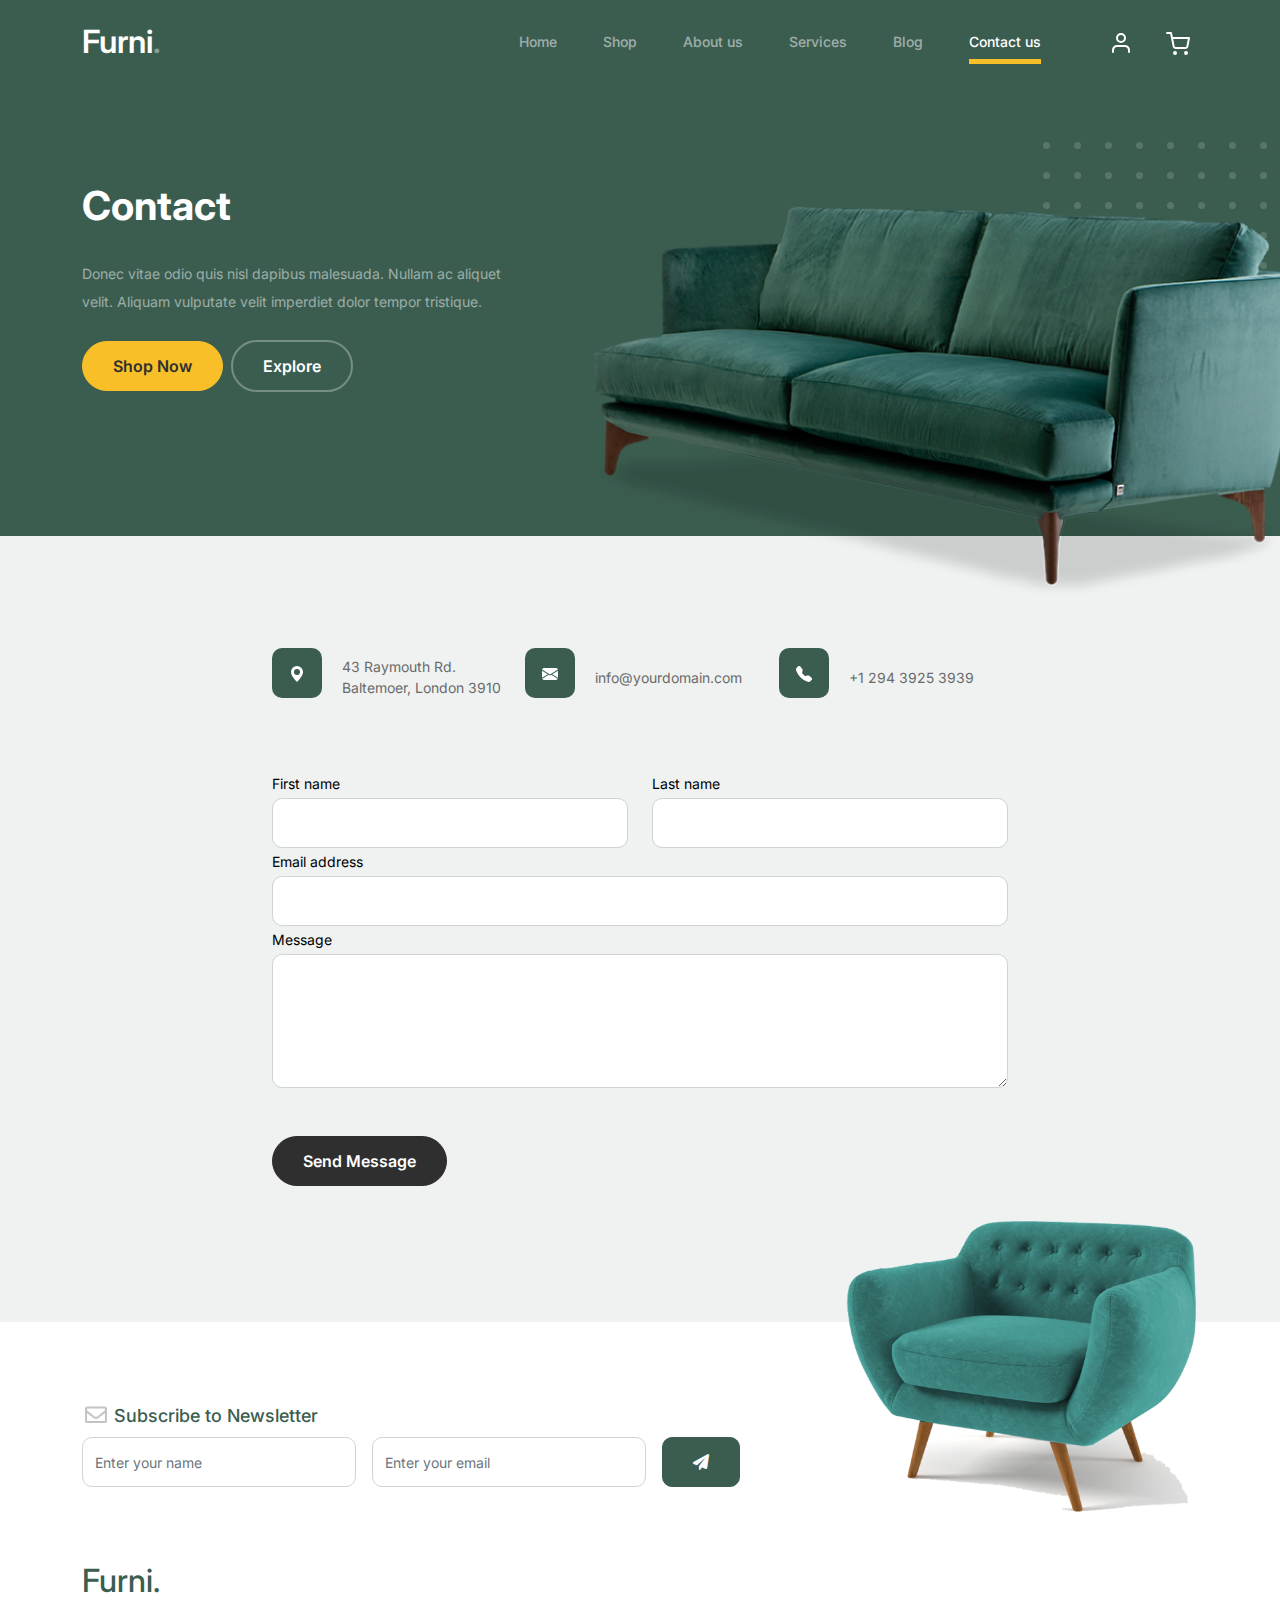
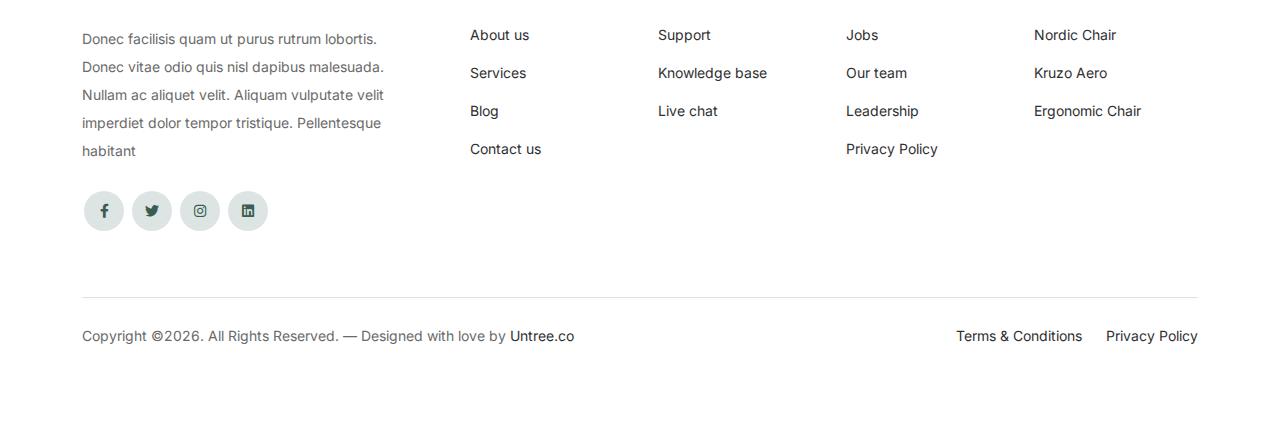
<file: contact.html>
<!-- /*
* Bootstrap 5
* Template Name: Furni
* Template Author: Untree.co
* Template URI: https://untree.co/
* License: https://creativecommons.org/licenses/by/3.0/
*/ -->
<!doctype html>
<html lang="en">
<head>
  <meta charset="utf-8">
  <meta name="viewport" content="width=device-width, initial-scale=1, shrink-to-fit=no">
  <meta name="author" content="Untree.co">
  <link rel="shortcut icon" href="favicon.png">

  <meta name="description" content="" />
  <meta name="keywords" content="bootstrap, bootstrap4" />

		<!-- Bootstrap CSS -->
		<link href="css/bootstrap.min.css" rel="stylesheet">
		<link href="https://cdnjs.cloudflare.com/ajax/libs/font-awesome/6.0.0-beta3/css/all.min.css" rel="stylesheet">
		<link href="css/tiny-slider.css" rel="stylesheet">
		<link href="css/style.css" rel="stylesheet">
		<title>Furni Free Bootstrap 5 Template for Furniture and Interior Design Websites by Untree.co </title>
	</head>

	<body>

		<!-- Start Header/Navigation -->
		<nav class="custom-navbar navbar navbar navbar-expand-md navbar-dark bg-dark" arial-label="Furni navigation bar">

			<div class="container">
				<a class="navbar-brand" href="index.html">Furni<span>.</span></a>

				<button class="navbar-toggler" type="button" data-bs-toggle="collapse" data-bs-target="#navbarsFurni" aria-controls="navbarsFurni" aria-expanded="false" aria-label="Toggle navigation">
					<span class="navbar-toggler-icon"></span>
				</button>

				<div class="collapse navbar-collapse" id="navbarsFurni">
					<ul class="custom-navbar-nav navbar-nav ms-auto mb-2 mb-md-0">
						<li class="nav-item">
							<a class="nav-link" href="index.html">Home</a>
						</li>
						<li><a class="nav-link" href="shop.html">Shop</a></li>
						<li><a class="nav-link" href="about.html">About us</a></li>
						<li><a class="nav-link" href="services.html">Services</a></li>
						<li><a class="nav-link" href="blog.html">Blog</a></li>
						<li class="active"><a class="nav-link" href="contact.html">Contact us</a></li>
					</ul>

					<ul class="custom-navbar-cta navbar-nav mb-2 mb-md-0 ms-5">
						<li><a class="nav-link" href="#"><img src="images/user.svg"></a></li>
						<li><a class="nav-link" href="cart.html"><img src="images/cart.svg"></a></li>
					</ul>
				</div>
			</div>
				
		</nav>
		<!-- End Header/Navigation -->

		<!-- Start Hero Section -->
			<div class="hero">
				<div class="container">
					<div class="row justify-content-between">
						<div class="col-lg-5">
							<div class="intro-excerpt">
								<h1>Contact</h1>
								<p class="mb-4">Donec vitae odio quis nisl dapibus malesuada. Nullam ac aliquet velit. Aliquam vulputate velit imperdiet dolor tempor tristique.</p>
								<p><a href="" class="btn btn-secondary me-2">Shop Now</a><a href="#" class="btn btn-white-outline">Explore</a></p>
							</div>
						</div>
						<div class="col-lg-7">
							<div class="hero-img-wrap">
								<img src="images/couch.png" class="img-fluid">
							</div>
						</div>
					</div>
				</div>
			</div>
		<!-- End Hero Section -->

		
		<!-- Start Contact Form -->
		<div class="untree_co-section">
      <div class="container">

        <div class="block">
          <div class="row justify-content-center">


            <div class="col-md-8 col-lg-8 pb-4">


              <div class="row mb-5">
                <div class="col-lg-4">
                  <div  class="service no-shadow align-items-center link horizontal d-flex active" data-aos="fade-left" data-aos-delay="0">
                    <div class="service-icon color-1 mb-4">
                      <svg xmlns="http://www.w3.org/2000/svg" width="16" height="16" fill="currentColor" class="bi bi-geo-alt-fill" viewBox="0 0 16 16">
                        <path d="M8 16s6-5.686 6-10A6 6 0 0 0 2 6c0 4.314 6 10 6 10zm0-7a3 3 0 1 1 0-6 3 3 0 0 1 0 6z"/>
                      </svg>
                    </div> <!-- /.icon -->
                    <div class="service-contents">
                      <p>43 Raymouth Rd. Baltemoer, London 3910</p>
                    </div> <!-- /.service-contents-->
                  </div> <!-- /.service -->
                </div>

                <div class="col-lg-4">
                  <div  class="service no-shadow align-items-center link horizontal d-flex active" data-aos="fade-left" data-aos-delay="0">
                    <div class="service-icon color-1 mb-4">
                      <svg xmlns="http://www.w3.org/2000/svg" width="16" height="16" fill="currentColor" class="bi bi-envelope-fill" viewBox="0 0 16 16">
                        <path d="M.05 3.555A2 2 0 0 1 2 2h12a2 2 0 0 1 1.95 1.555L8 8.414.05 3.555zM0 4.697v7.104l5.803-3.558L0 4.697zM6.761 8.83l-6.57 4.027A2 2 0 0 0 2 14h12a2 2 0 0 0 1.808-1.144l-6.57-4.027L8 9.586l-1.239-.757zm3.436-.586L16 11.801V4.697l-5.803 3.546z"/>
                      </svg>
                    </div> <!-- /.icon -->
                    <div class="service-contents">
                      <p>info@yourdomain.com</p>
                    </div> <!-- /.service-contents-->
                  </div> <!-- /.service -->
                </div>

                <div class="col-lg-4">
                  <div  class="service no-shadow align-items-center link horizontal d-flex active" data-aos="fade-left" data-aos-delay="0">
                    <div class="service-icon color-1 mb-4">
                      <svg xmlns="http://www.w3.org/2000/svg" width="16" height="16" fill="currentColor" class="bi bi-telephone-fill" viewBox="0 0 16 16">
                        <path fill-rule="evenodd" d="M1.885.511a1.745 1.745 0 0 1 2.61.163L6.29 2.98c.329.423.445.974.315 1.494l-.547 2.19a.678.678 0 0 0 .178.643l2.457 2.457a.678.678 0 0 0 .644.178l2.189-.547a1.745 1.745 0 0 1 1.494.315l2.306 1.794c.829.645.905 1.87.163 2.611l-1.034 1.034c-.74.74-1.846 1.065-2.877.702a18.634 18.634 0 0 1-7.01-4.42 18.634 18.634 0 0 1-4.42-7.009c-.362-1.03-.037-2.137.703-2.877L1.885.511z"/>
                      </svg>
                    </div> <!-- /.icon -->
                    <div class="service-contents">
                      <p>+1 294 3925 3939</p>
                    </div> <!-- /.service-contents-->
                  </div> <!-- /.service -->
                </div>
              </div>

              <form>
                <div class="row">
                  <div class="col-6">
                    <div class="form-group">
                      <label class="text-black" for="fname">First name</label>
                      <input type="text" class="form-control" id="fname">
                    </div>
                  </div>
                  <div class="col-6">
                    <div class="form-group">
                      <label class="text-black" for="lname">Last name</label>
                      <input type="text" class="form-control" id="lname">
                    </div>
                  </div>
                </div>
                <div class="form-group">
                  <label class="text-black" for="email">Email address</label>
                  <input type="email" class="form-control" id="email">
                </div>

                <div class="form-group mb-5">
                  <label class="text-black" for="message">Message</label>
                  <textarea name="" class="form-control" id="message" cols="30" rows="5"></textarea>
                </div>

                <button type="submit" class="btn btn-primary-hover-outline">Send Message</button>
              </form>

            </div>

          </div>

        </div>

      </div>


    </div>
  </div>

  <!-- End Contact Form -->

		

		<!-- Start Footer Section -->
		<footer class="footer-section">
			<div class="container relative">

				<div class="sofa-img">
					<img src="images/sofa.png" alt="Image" class="img-fluid">
				</div>

				<div class="row">
					<div class="col-lg-8">
						<div class="subscription-form">
							<h3 class="d-flex align-items-center"><span class="me-1"><img src="images/envelope-outline.svg" alt="Image" class="img-fluid"></span><span>Subscribe to Newsletter</span></h3>

							<form action="#" class="row g-3">
								<div class="col-auto">
									<input type="text" class="form-control" placeholder="Enter your name">
								</div>
								<div class="col-auto">
									<input type="email" class="form-control" placeholder="Enter your email">
								</div>
								<div class="col-auto">
									<button class="btn btn-primary">
										<span class="fa fa-paper-plane"></span>
									</button>
								</div>
							</form>

						</div>
					</div>
				</div>

				<div class="row g-5 mb-5">
					<div class="col-lg-4">
						<div class="mb-4 footer-logo-wrap"><a href="#" class="footer-logo">Furni<span>.</span></a></div>
						<p class="mb-4">Donec facilisis quam ut purus rutrum lobortis. Donec vitae odio quis nisl dapibus malesuada. Nullam ac aliquet velit. Aliquam vulputate velit imperdiet dolor tempor tristique. Pellentesque habitant</p>

						<ul class="list-unstyled custom-social">
							<li><a href="#"><span class="fa fa-brands fa-facebook-f"></span></a></li>
							<li><a href="#"><span class="fa fa-brands fa-twitter"></span></a></li>
							<li><a href="#"><span class="fa fa-brands fa-instagram"></span></a></li>
							<li><a href="#"><span class="fa fa-brands fa-linkedin"></span></a></li>
						</ul>
					</div>

					<div class="col-lg-8">
						<div class="row links-wrap">
							<div class="col-6 col-sm-6 col-md-3">
								<ul class="list-unstyled">
									<li><a href="#">About us</a></li>
									<li><a href="#">Services</a></li>
									<li><a href="#">Blog</a></li>
									<li><a href="#">Contact us</a></li>
								</ul>
							</div>

							<div class="col-6 col-sm-6 col-md-3">
								<ul class="list-unstyled">
									<li><a href="#">Support</a></li>
									<li><a href="#">Knowledge base</a></li>
									<li><a href="#">Live chat</a></li>
								</ul>
							</div>

							<div class="col-6 col-sm-6 col-md-3">
								<ul class="list-unstyled">
									<li><a href="#">Jobs</a></li>
									<li><a href="#">Our team</a></li>
									<li><a href="#">Leadership</a></li>
									<li><a href="#">Privacy Policy</a></li>
								</ul>
							</div>

							<div class="col-6 col-sm-6 col-md-3">
								<ul class="list-unstyled">
									<li><a href="#">Nordic Chair</a></li>
									<li><a href="#">Kruzo Aero</a></li>
									<li><a href="#">Ergonomic Chair</a></li>
								</ul>
							</div>
						</div>
					</div>

				</div>

				<div class="border-top copyright">
					<div class="row pt-4">
						<div class="col-lg-6">
							<p class="mb-2 text-center text-lg-start">Copyright &copy;<script>document.write(new Date().getFullYear());</script>. All Rights Reserved. &mdash; Designed with love by <a href="https://untree.co">Untree.co</a> <!-- License information: https://untree.co/license/ -->
            </p>
						</div>

						<div class="col-lg-6 text-center text-lg-end">
							<ul class="list-unstyled d-inline-flex ms-auto">
								<li class="me-4"><a href="#">Terms &amp; Conditions</a></li>
								<li><a href="#">Privacy Policy</a></li>
							</ul>
						</div>

					</div>
				</div>

			</div>
		</footer>
		<!-- End Footer Section -->	


		<script src="js/bootstrap.bundle.min.js"></script>
		<script src="js/tiny-slider.js"></script>
		<script src="js/custom.js"></script>
	</body>

</html>
</file>
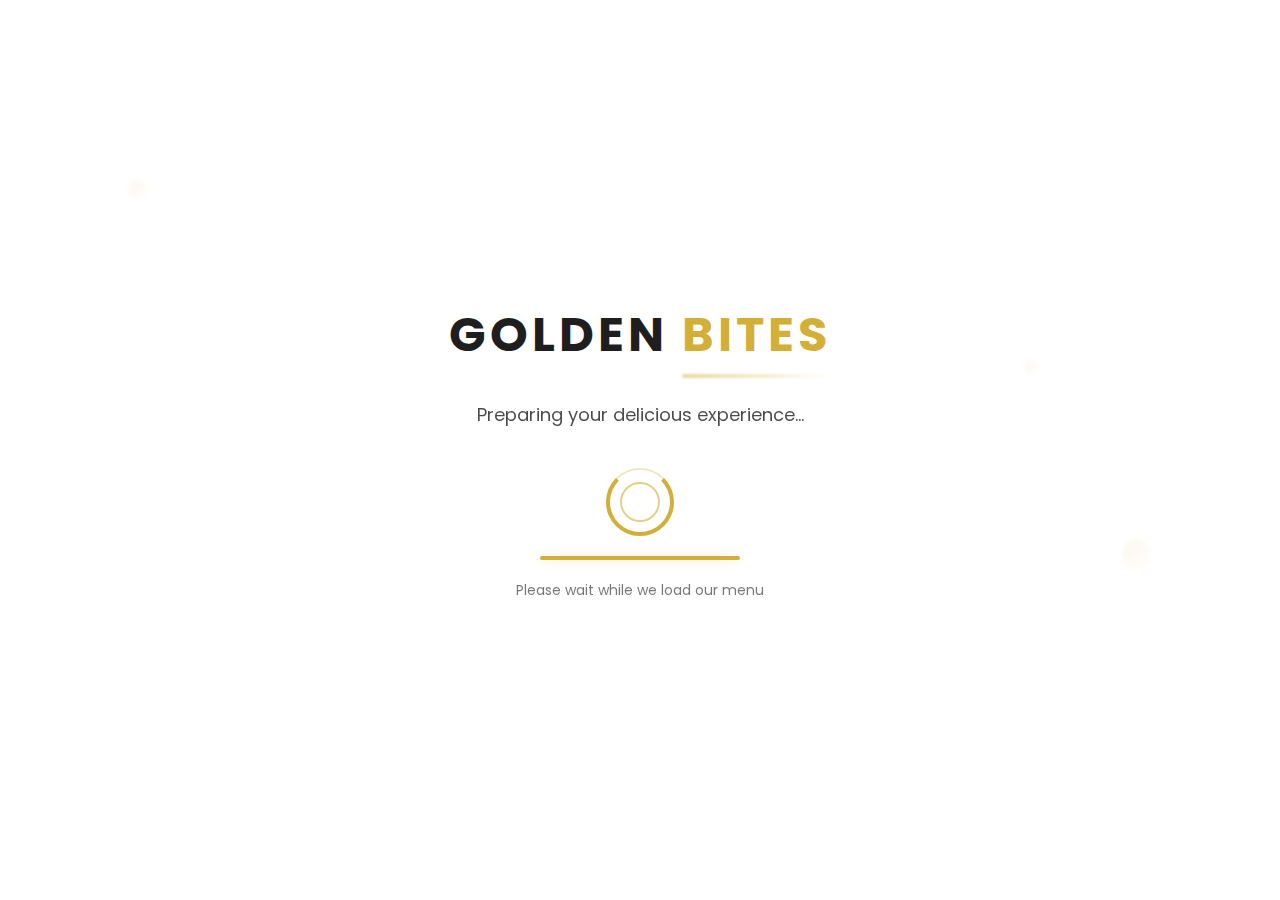
<file: loading.html>
<!DOCTYPE html>
<html lang="en">
<head>
    <meta charset="UTF-8">
    <meta name="viewport" content="width=device-width, initial-scale=1.0">
    <title>Lanka Furnish - Loading</title>
    <link rel="preconnect" href="https://fonts.googleapis.com">
    <link rel="preconnect" href="https://fonts.gstatic.com" crossorigin>
    <link href="https://fonts.googleapis.com/css2?family=Poppins:wght@300;400;500;600;700&display=swap" rel="stylesheet">
    <style>
        :root {
            --primary-color: #D4AF37;
            --text-color: #1E1E1E;
            --background-color: #FFFFFF;
        }

        body {
            margin: 0;
            padding: 0;
            background-color: var(--background-color);
            color: var(--text-color);
            font-family: 'Poppins', sans-serif;
            display: flex;
            justify-content: center;
            align-items: center;
            height: 100vh;
            overflow: hidden;
            position: relative;
        }

        /* Dark theme support */
        body.dark-theme {
            --primary-color: #FFD700;
            --text-color: #FFFFFF;
            --background-color: #121212;
        }

        .loading-container {
            text-align: center;
            z-index: 1000;
        }

        .logo-container {
            margin-bottom: 30px;
        }

        .logo {
            font-size: 48px;
            font-weight: 700;
            letter-spacing: 4px;
            color: var(--text-color);
            text-transform: uppercase;
            position: relative;
            display: inline-block;
        }

        .logo span {
            color: var(--primary-color);
            position: relative;
        }

        .logo span::after {
            content: '';
            position: absolute;
            bottom: -10px;
            left: 0;
            width: 100%;
            height: 4px;
            background: linear-gradient(90deg, var(--primary-color), transparent);
            border-radius: 2px;
            opacity: 0.5;
            filter: blur(1px);
        }

        .loading-text {
            font-size: 18px;
            color: var(--text-color);
            margin-bottom: 40px;
            opacity: 0.8;
        }

        .loader {
            width: 60px;
            height: 60px;
            border: 4px solid var(--primary-color);
            border-top: 4px solid transparent;
            border-radius: 50%;
            animation: spin 1s linear infinite;
            margin: 0 auto 20px;
            position: relative;
        }

        .loader::before {
            content: '';
            position: absolute;
            top: -4px;
            left: -4px;
            right: -4px;
            bottom: -4px;
            border: 2px solid rgba(212, 175, 55, 0.3);
            border-radius: 50%;
            animation: spin 2s linear infinite reverse;
        }

        .loader::after {
            content: '';
            position: absolute;
            top: 10px;
            left: 10px;
            right: 10px;
            bottom: 10px;
            border: 2px solid rgba(212, 175, 55, 0.6);
            border-radius: 50%;
            animation: spin 0.5s linear infinite;
        }

        @keyframes spin {
            0% { transform: rotate(0deg); }
            100% { transform: rotate(360deg); }
        }

        .progress-bar {
            width: 200px;
            height: 4px;
            background-color: var(--primary-color);
            margin: 0 auto;
            border-radius: 2px;
            overflow: hidden;
            box-shadow: 0 0 10px rgba(212, 175, 55, 0.3);
        }

        .progress-fill {
            height: 100%;
            background: linear-gradient(90deg, #fff, var(--primary-color));
            width: 0%;
            animation: progress 3s ease-in-out infinite;
        }

        @keyframes progress {
            0% { width: 0%; }
            50% { width: 70%; }
            100% { width: 100%; }
        }

        .loading-subtext {
            font-size: 14px;
            color: var(--text-color);
            opacity: 0.6;
            margin-top: 20px;
        }

        /* Floating decorative elements */
        .floating-element {
            position: absolute;
            width: 20px;
            height: 20px;
            background: linear-gradient(135deg, var(--primary-color), transparent);
            border-radius: 50%;
            opacity: 0.1;
            filter: blur(2px);
            animation: float 6s ease-in-out infinite;
        }

        .floating-1 {
            top: 20%;
            left: 10%;
            animation-delay: 0s;
        }

        .floating-2 {
            top: 60%;
            right: 10%;
            animation-delay: 2s;
            width: 30px;
            height: 30px;
        }

        .floating-3 {
            top: 40%;
            left: 80%;
            animation-delay: 4s;
            width: 15px;
            height: 15px;
        }

        @keyframes float {
            0%, 100% { transform: translateY(0px); }
            50% { transform: translateY(-20px); }
        }

        /* Smooth fade out animation */
        .loading-container.fade-out {
            animation: fadeOut 0.5s ease-out forwards;
        }

        @keyframes fadeOut {
            to {
                opacity: 0;
                transform: scale(0.95);
            }
        }
    </style>
</head>
<body>
    <!-- Floating decorative elements -->
    <div class="floating-element floating-1"></div>
    <div class="floating-element floating-2"></div>
    <div class="floating-element floating-3"></div>

    <div class="loading-container" id="loading-container">
        <div class="logo-container">
            <div class="logo">Golden <span>Bites</span></div>
        </div>
        
        <div class="loading-text">Preparing your delicious experience...</div>
        
        <div class="loader"></div>
        
        <div class="progress-bar">
            <div class="progress-fill"></div>
        </div>
        
        <div class="loading-subtext">Please wait while we load our menu</div>
    </div>

    <script>
        // Check for dark theme preference
        const savedTheme = localStorage.getItem('theme');
        if (savedTheme === 'dark') {
            document.body.classList.add('dark-theme');
        }

        // Simulate loading time and redirect
        setTimeout(function() {
            // Add fade out animation
            document.getElementById('loading-container').classList.add('fade-out');
            
            // Redirect to main page after fade out
            setTimeout(function() {
                window.location.href = 'index.html';
            }, 500);
        }, 2000); // 2 second loading time

        // Handle page visibility to prevent issues
        document.addEventListener('visibilitychange', function() {
            if (document.visibilityState === 'visible') {
                // Page is visible, ensure loading continues
            }
        });
    </script>
</body>
</html>
</file>
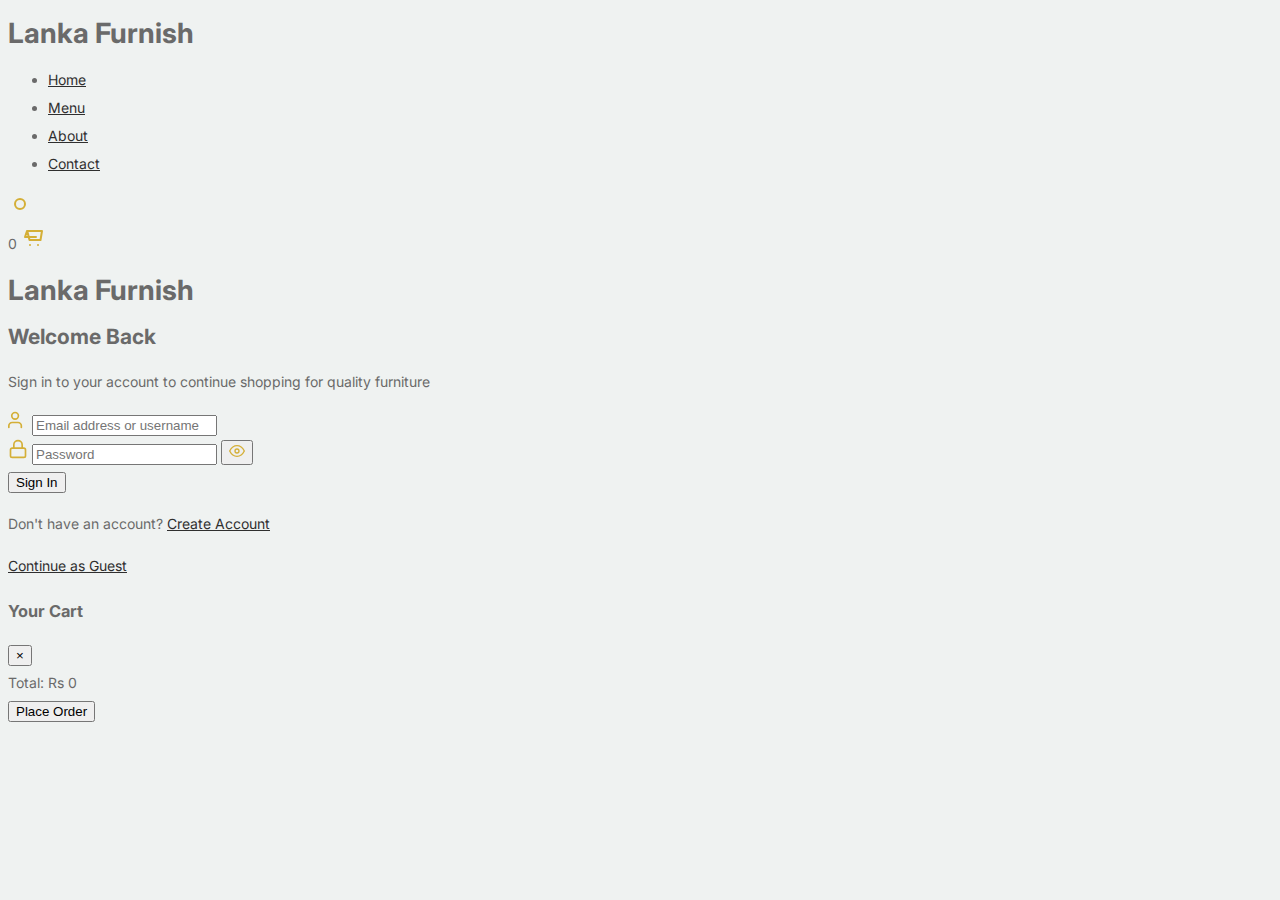
<file: login.html>
<!DOCTYPE html>
<html lang="en">
<head>
    <meta charset="UTF-8">
    <meta name="viewport" content="width=device-width, initial-scale=1.0">
    <title>Lanka Furnish - Login</title>
    <link rel="preconnect" href="https://fonts.googleapis.com">
    <link rel="preconnect" href="https://fonts.gstatic.com" crossorigin>
    <link href="https://fonts.googleapis.com/css2?family=Poppins:wght@300;400;500;600;700&display=swap" rel="stylesheet">
    <link rel="stylesheet" href="css/style.css">
</head>
<body>
    <!-- Header -->
    <header class="header">
        <div class="container">
            <div class="logo">
                <h1>Lanka Furnish</h1>
            </div>
            <nav class="nav">
                <ul>
                    <li><a href="index.html#home">Home</a></li>
                    <li><a href="index.html#menu">Menu</a></li>
                    <li><a href="index.html#about">About</a></li>
                    <li><a href="index.html#contact">Contact</a></li>
                </ul>
            </nav>
            <div class="theme-toggle" onclick="toggleTheme()">
                <svg width="24" height="24" viewBox="0 0 24 24" fill="none" class="theme-icon">
                    <path id="sun-icon" d="M12 17a5 5 0 1 0 0-10 5 5 0 0 0 0 10z" stroke="#D4AF37" stroke-width="2" stroke-linecap="round" stroke-linejoin="round"/>
                    <path id="moon-icon" d="M21 12.79A9 9 0 1 1 11.21 3 7 7 0 0 0 21 12.79z" stroke="#D4AF37" stroke-width="2" stroke-linecap="round" stroke-linejoin="round" style="display: none;"/>
                </svg>
            </div>
            <div class="cart-icon" onclick="toggleCart()">
                <span class="cart-count">0</span>
                <svg width="24" height="24" viewBox="0 0 24 24" fill="none">
                    <path d="M6 6h15l-1.5 9h-11l-2-8H6zm0 0L4 12h11" stroke="#D4AF37" stroke-width="2" stroke-linecap="round" stroke-linejoin="round"/>
                    <circle cx="9" cy="20" r="1" fill="#D4AF37"/>
                    <circle cx="17" cy="20" r="1" fill="#D4AF37"/>
                </svg>
            </div>
        </div>
    </header>

    <!-- Login Section -->
    <section class="login-section">
        <div class="container">
            <div class="login-box">
                <div class="login-content">
                    <div class="brand-container">
                        <h1>Lanka Furnish</h1>
                    </div>
                    <h2>Welcome Back</h2>
                    <p>Sign in to your account to continue shopping for quality furniture</p>
                    <form id="login-form" onsubmit="handleLogin(event)">
                        <div class="input-group">
                            <div class="input-wrapper">
                                <svg class="input-icon" width="20" height="20" viewBox="0 0 24 24" fill="none">
                                    <path d="M16 21v-2a4 4 0 0 0-4-4H5a4 4 0 0 0-4 4v2" stroke="#D4AF37" stroke-width="2" stroke-linecap="round" stroke-linejoin="round"/>
                                    <circle cx="8.5" cy="7" r="4" stroke="#D4AF37" stroke-width="2" stroke-linecap="round" stroke-linejoin="round"/>
                                </svg>
                                <input type="text" id="login-email" placeholder="Email address or username" required>
                            </div>
                        </div>
                        <div class="input-group">
                            <div class="input-wrapper">
                                <svg class="input-icon" width="20" height="20" viewBox="0 0 24 24" fill="none">
                                    <rect x="3" y="11" width="18" height="11" rx="2" stroke="#D4AF37" stroke-width="2" stroke-linecap="round" stroke-linejoin="round"/>
                                    <path d="M7 11V7a5 5 0 0 1 10 0v4" stroke="#D4AF37" stroke-width="2" stroke-linecap="round" stroke-linejoin="round"/>
                                </svg>
                                <input type="password" id="login-password" placeholder="Password" required>
                                <button type="button" class="password-toggle" onclick="togglePassword('login-password')">
                                    <svg width="16" height="16" viewBox="0 0 24 24" fill="none">
                                        <path d="M1 12s4-8 11-8 11 8 11 8-4 8-11 8-11-8-11-8z" stroke="#D4AF37" stroke-width="2" stroke-linecap="round" stroke-linejoin="round"/>
                                        <circle cx="12" cy="12" r="3" stroke="#D4AF37" stroke-width="2" stroke-linecap="round" stroke-linejoin="round"/>
                                    </svg>
                                </button>
                            </div>
                        </div>
                        <div class="form-actions">
                            <button type="submit" class="action action-primary action-large">Sign In</button>
                        </div>
                        <div class="form-footer">
                            <p>Don't have an account? <a href="register.html">Create Account</a></p>
                            <p><a href="index.html">Continue as Guest</a></p>
                        </div>
                    </form>
                </div>
            </div>
        </div>
    </section>

    <!-- Cart Sidebar -->
    <div id="cart-sidebar" class="cart-sidebar">
        <div class="cart-header">
            <h3>Your Cart</h3>
            <button class="close-cart" onclick="toggleCart()">&times;</button>
        </div>
        <div id="cart-items" class="cart-items">
            <!-- Cart items will be injected here -->
        </div>
        <div class="cart-footer">
            <div class="total">
                <span>Total:</span>
                <span id="cart-total">Rs 0</span>
            </div>
            <button id="order-action" class="action action-primary" onclick="placeOrder()">Place Order</button>
        </div>
    </div>

    <!-- Cart Overlay -->
    <div id="cart-overlay" class="cart-overlay" onclick="toggleCart()"></div>

    <!-- Scripts -->
    <script src="js/data.js"></script>
    <script src="js/script.js"></script>
    <script>
        // Login page specific functionality
        document.addEventListener('DOMContentLoaded', function() {
            updateCartCount();
        });
        
        function handleLogin(e) {
            e.preventDefault();
            const email = document.getElementById('login-email').value;
            const password = document.getElementById('login-password').value;
            
            // Simple validation
            if (email && password) {
                // Properly check for admin user
                if (email.trim() === 'admin' || email.trim() === 'admin@lankafurnish.com') {
                    if (password !== 'admin@123') {
                        showNotification('Invalid admin password', 'error');
                        return;
                    } else {
                        localStorage.setItem('currentUser', 'admin@lankafurnish.com');
                        showNotification('Admin login successful!', 'success');
                        setTimeout(() => {
                            window.location.href = 'admin.html';
                        }, 1000);
                        return;
                    }
                }
                
                localStorage.setItem('currentUser', email.trim());
                showNotification('Login successful!', 'success');
                setTimeout(() => {
                    const redirectUrl = localStorage.getItem('redirectAfterLogin') || 'index.html';
                    localStorage.removeItem('redirectAfterLogin');
                    window.location.href = redirectUrl;
                }, 1000);
            } else {
                showNotification('Please fill in all fields', 'error');
            }
        }
    </script>
</body>
</html>
</file>
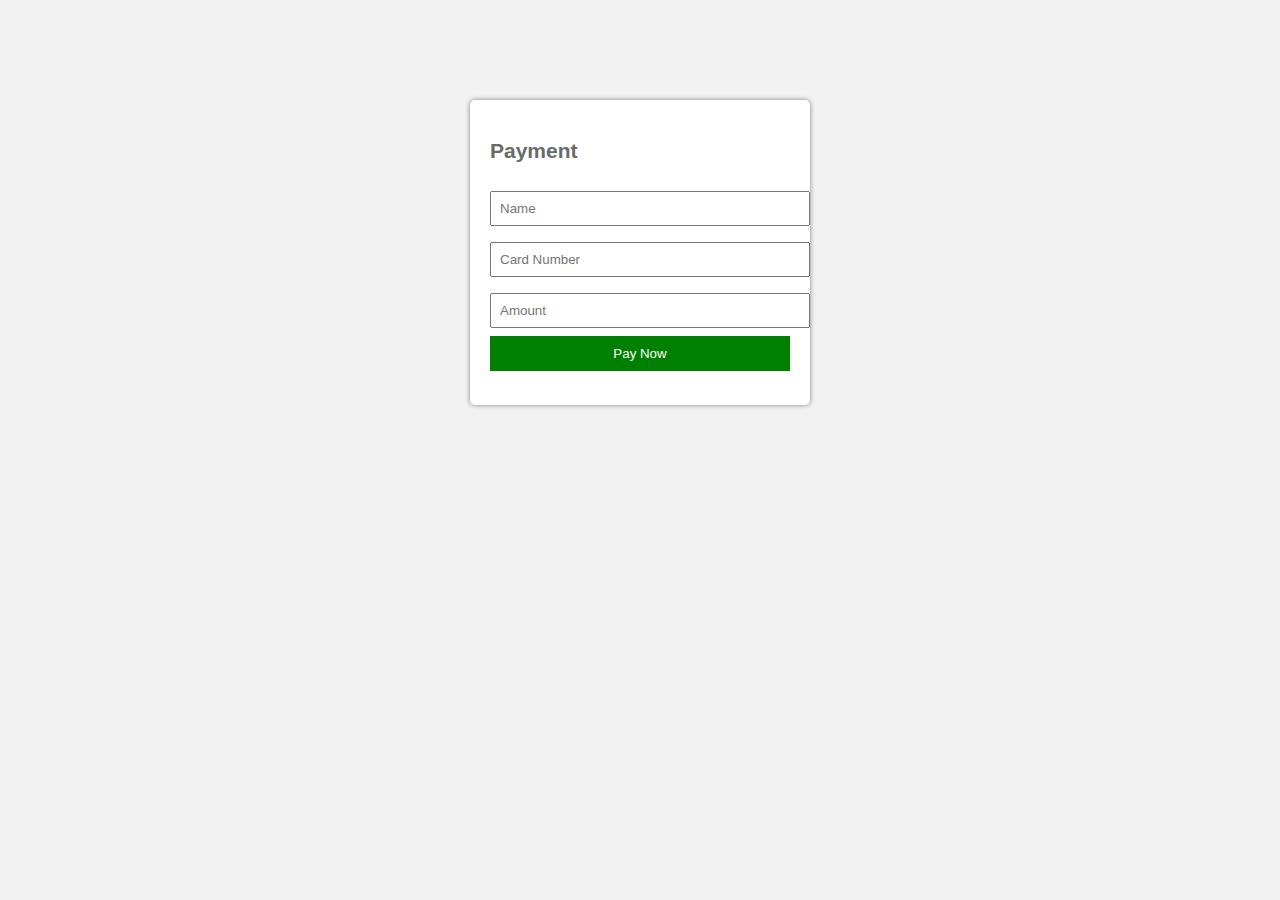
<file: pay.html>
<!DOCTYPE html>
<html>

<head>
    <title>Simple Payment Page</title>
    <link rel="stylesheet" href="css/style.css">

    <style>
        body {
            font-family: Arial;
            background: #f2f2f2;
        }

        .container {
            width: 300px;
            margin: 100px auto;
            background: white;
            padding: 20px;
            border-radius: 5px;
            box-shadow: 0 0 5px gray;
        }

        input {
            width: 100%;
            padding: 8px;
            margin: 8px 0;
        }

        button {
            width: 100%;
            padding: 10px;
            background: green;
            color: white;
            border: none;
            cursor: pointer;
        }
    </style>

</head>

<body>

    <div class="container">

        <h2>Payment</h2>

        <input type="text" id="name" placeholder="Name">

        <input type="text" id="card" placeholder="Card Number">

        <input type="text" id="amount" placeholder="Amount">

        <button onclick="pay()">Pay Now</button>

        <p id="message"></p>

    </div>

    <script>
        function pay() {

            let name = document.getElementById("name").value;
            let card = document.getElementById("card").value;
            let amount = document.getElementById("amount").value;

            if (name == "" || card == "" || amount == "") {
                document.getElementById("message").innerHTML = "Please fill all fields";
            }
            else {
                document.getElementById("message").innerHTML = "Payment Successful!";
            }

        }
    </script>

</body>

</html>
</file>
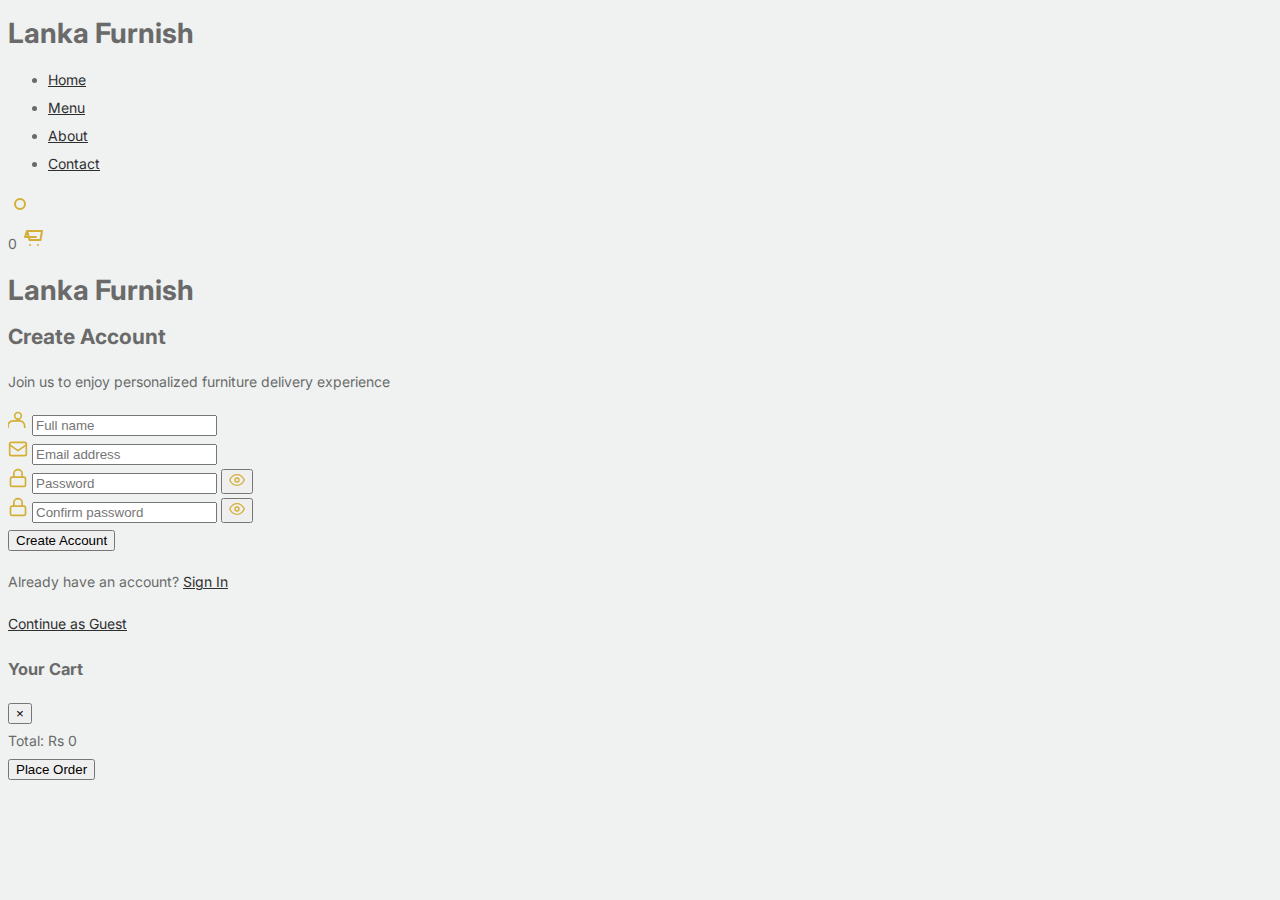
<file: register.html>
<!DOCTYPE html>
<html lang="en">
<head>
    <meta charset="UTF-8">
    <meta name="viewport" content="width=device-width, initial-scale=1.0">
    <title>Lanka Furnish - Register</title>
    <link rel="preconnect" href="https://fonts.googleapis.com">
    <link rel="preconnect" href="https://fonts.gstatic.com" crossorigin>
    <link href="https://fonts.googleapis.com/css2?family=Poppins:wght@300;400;500;600;700&display=swap" rel="stylesheet">
    <link rel="stylesheet" href="css/style.css">
</head>
<body>
    <!-- Header -->
    <header class="header">
        <div class="container">
            <div class="logo">
                <h1>Lanka Furnish</h1>
            </div>
            <nav class="nav">
                <ul>
                    <li><a href="index.html#home">Home</a></li>
                    <li><a href="index.html#menu">Menu</a></li>
                    <li><a href="index.html#about">About</a></li>
                    <li><a href="index.html#contact">Contact</a></li>
                </ul>
            </nav>
            <div class="theme-toggle" onclick="toggleTheme()">
                <svg width="24" height="24" viewBox="0 0 24 24" fill="none" class="theme-icon">
                    <path id="sun-icon" d="M12 17a5 5 0 1 0 0-10 5 5 0 0 0 0 10z" stroke="#D4AF37" stroke-width="2" stroke-linecap="round" stroke-linejoin="round"/>
                    <path id="moon-icon" d="M21 12.79A9 9 0 1 1 11.21 3 7 7 0 0 0 21 12.79z" stroke="#D4AF37" stroke-width="2" stroke-linecap="round" stroke-linejoin="round" style="display: none;"/>
                </svg>
            </div>
            <div class="cart-icon" onclick="toggleCart()">
                <span class="cart-count">0</span>
                <svg width="24" height="24" viewBox="0 0 24 24" fill="none">
                    <path d="M6 6h15l-1.5 9h-11l-2-8H6zm0 0L4 12h11" stroke="#D4AF37" stroke-width="2" stroke-linecap="round" stroke-linejoin="round"/>
                    <circle cx="9" cy="20" r="1" fill="#D4AF37"/>
                    <circle cx="17" cy="20" r="1" fill="#D4AF37"/>
                </svg>
            </div>
        </div>
    </header>

    <!-- Register Section -->
    <section class="register-section">
        <div class="container">
            <div class="register-box">
                <div class="register-content">
                    <div class="brand-container">
                        <h1>Lanka Furnish</h1>
                    </div>
                    <h2>Create Account</h2>
                    <p>Join us to enjoy personalized furniture delivery experience</p>
                    <form id="register-form" onsubmit="handleRegister(event)">
                        <div class="input-group">
                            <div class="input-wrapper">
                                <svg class="input-icon" width="20" height="20" viewBox="0 0 24 24" fill="none">
                                    <path d="M20 21v-2a6 6 0 0 0-6-6H6a6 6 0 0 0-6 6v2" stroke="#D4AF37" stroke-width="2" stroke-linecap="round" stroke-linejoin="round"/>
                                    <circle cx="12" cy="7" r="4" stroke="#D4AF37" stroke-width="2" stroke-linecap="round" stroke-linejoin="round"/>
                                </svg>
                                <input type="text" id="register-name" placeholder="Full name" required>
                            </div>
                        </div>
                        <div class="input-group">
                            <div class="input-wrapper">
                                <svg class="input-icon" width="20" height="20" viewBox="0 0 24 24" fill="none">
                                    <rect x="2" y="4" width="20" height="16" rx="2" stroke="#D4AF37" stroke-width="2" stroke-linecap="round" stroke-linejoin="round"/>
                                    <path d="M22 7l-10 7-10-7" stroke="#D4AF37" stroke-width="2" stroke-linecap="round" stroke-linejoin="round"/>
                                </svg>
                                <input type="email" id="register-email" placeholder="Email address" required>
                            </div>
                        </div>
                        <div class="input-group">
                            <div class="input-wrapper">
                                <svg class="input-icon" width="20" height="20" viewBox="0 0 24 24" fill="none">
                                    <rect x="3" y="11" width="18" height="11" rx="2" stroke="#D4AF37" stroke-width="2" stroke-linecap="round" stroke-linejoin="round"/>
                                    <path d="M7 11V7a5 5 0 0 1 10 0v4" stroke="#D4AF37" stroke-width="2" stroke-linecap="round" stroke-linejoin="round"/>
                                </svg>
                                <input type="password" id="register-password" placeholder="Password" required>
                                <button type="button" class="password-toggle" onclick="togglePassword('register-password')">
                                    <svg width="16" height="16" viewBox="0 0 24 24" fill="none">
                                        <path d="M1 12s4-8 11-8 11 8 11 8-4 8-11 8-11-8-11-8z" stroke="#D4AF37" stroke-width="2" stroke-linecap="round" stroke-linejoin="round"/>
                                        <circle cx="12" cy="12" r="3" stroke="#D4AF37" stroke-width="2" stroke-linecap="round" stroke-linejoin="round"/>
                                    </svg>
                                </button>
                            </div>
                        </div>
                        <div class="input-group">
                            <div class="input-wrapper">
                                <svg class="input-icon" width="20" height="20" viewBox="0 0 24 24" fill="none">
                                    <rect x="3" y="11" width="18" height="11" rx="2" stroke="#D4AF37" stroke-width="2" stroke-linecap="round" stroke-linejoin="round"/>
                                    <path d="M7 11V7a5 5 0 0 1 10 0v4" stroke="#D4AF37" stroke-width="2" stroke-linecap="round" stroke-linejoin="round"/>
                                </svg>
                                <input type="password" id="register-confirm" placeholder="Confirm password" required>
                                <button type="button" class="password-toggle" onclick="togglePassword('register-confirm')">
                                    <svg width="16" height="16" viewBox="0 0 24 24" fill="none">
                                        <path d="M1 12s4-8 11-8 11 8 11 8-4 8-11 8-11-8-11-8z" stroke="#D4AF37" stroke-width="2" stroke-linecap="round" stroke-linejoin="round"/>
                                        <circle cx="12" cy="12" r="3" stroke="#D4AF37" stroke-width="2" stroke-linecap="round" stroke-linejoin="round"/>
                                    </svg>
                                </button>
                            </div>
                        </div>
                        <div class="form-actions">
                            <button type="submit" class="action action-primary action-large">Create Account</button>
                        </div>
                        <div class="form-footer">
                            <p>Already have an account? <a href="login.html">Sign In</a></p>
                            <p><a href="index.html">Continue as Guest</a></p>
                        </div>
                    </form>
                </div>
            </div>
        </div>
    </section>

    <!-- Cart Sidebar -->
    <div id="cart-sidebar" class="cart-sidebar">
        <div class="cart-header">
            <h3>Your Cart</h3>
            <button class="close-cart" onclick="toggleCart()">&times;</button>
        </div>
        <div id="cart-items" class="cart-items">
            <!-- Cart items will be injected here -->
        </div>
        <div class="cart-footer">
            <div class="total">
                <span>Total:</span>
                <span id="cart-total">Rs 0</span>
            </div>
            <button id="order-action" class="action action-primary" onclick="placeOrder()">Place Order</button>
        </div>
    </div>

    <!-- Cart Overlay -->
    <div id="cart-overlay" class="cart-overlay" onclick="toggleCart()"></div>

    <!-- Scripts -->
    <script src="js/data.js"></script>
    <script src="js/script.js"></script>
    <script>
        // Register page specific functionality
        document.addEventListener('DOMContentLoaded', function() {
            updateCartCount();
        });
        
        function handleRegister(e) {
            e.preventDefault();
            const name = document.getElementById('register-name').value;
            const email = document.getElementById('register-email').value;
            const password = document.getElementById('register-password').value;
            const confirmPassword = document.getElementById('register-confirm').value;
            
            if (!name || !email || !password || !confirmPassword) {
                showNotification('Please fill in all fields', 'error');
                return;
            }
            
            if (password !== confirmPassword) {
                showNotification('Passwords do not match', 'error');
                return;
            }
            
            // In a real application, you would save to a database
            localStorage.setItem('userEmail', email);
            localStorage.setItem('userName', name);
            
            showNotification('Registration successful!', 'success');
            setTimeout(() => {
                window.location.href = 'login.html';
            }, 1000);
        }
    </script>
</body>
</html>
</file>
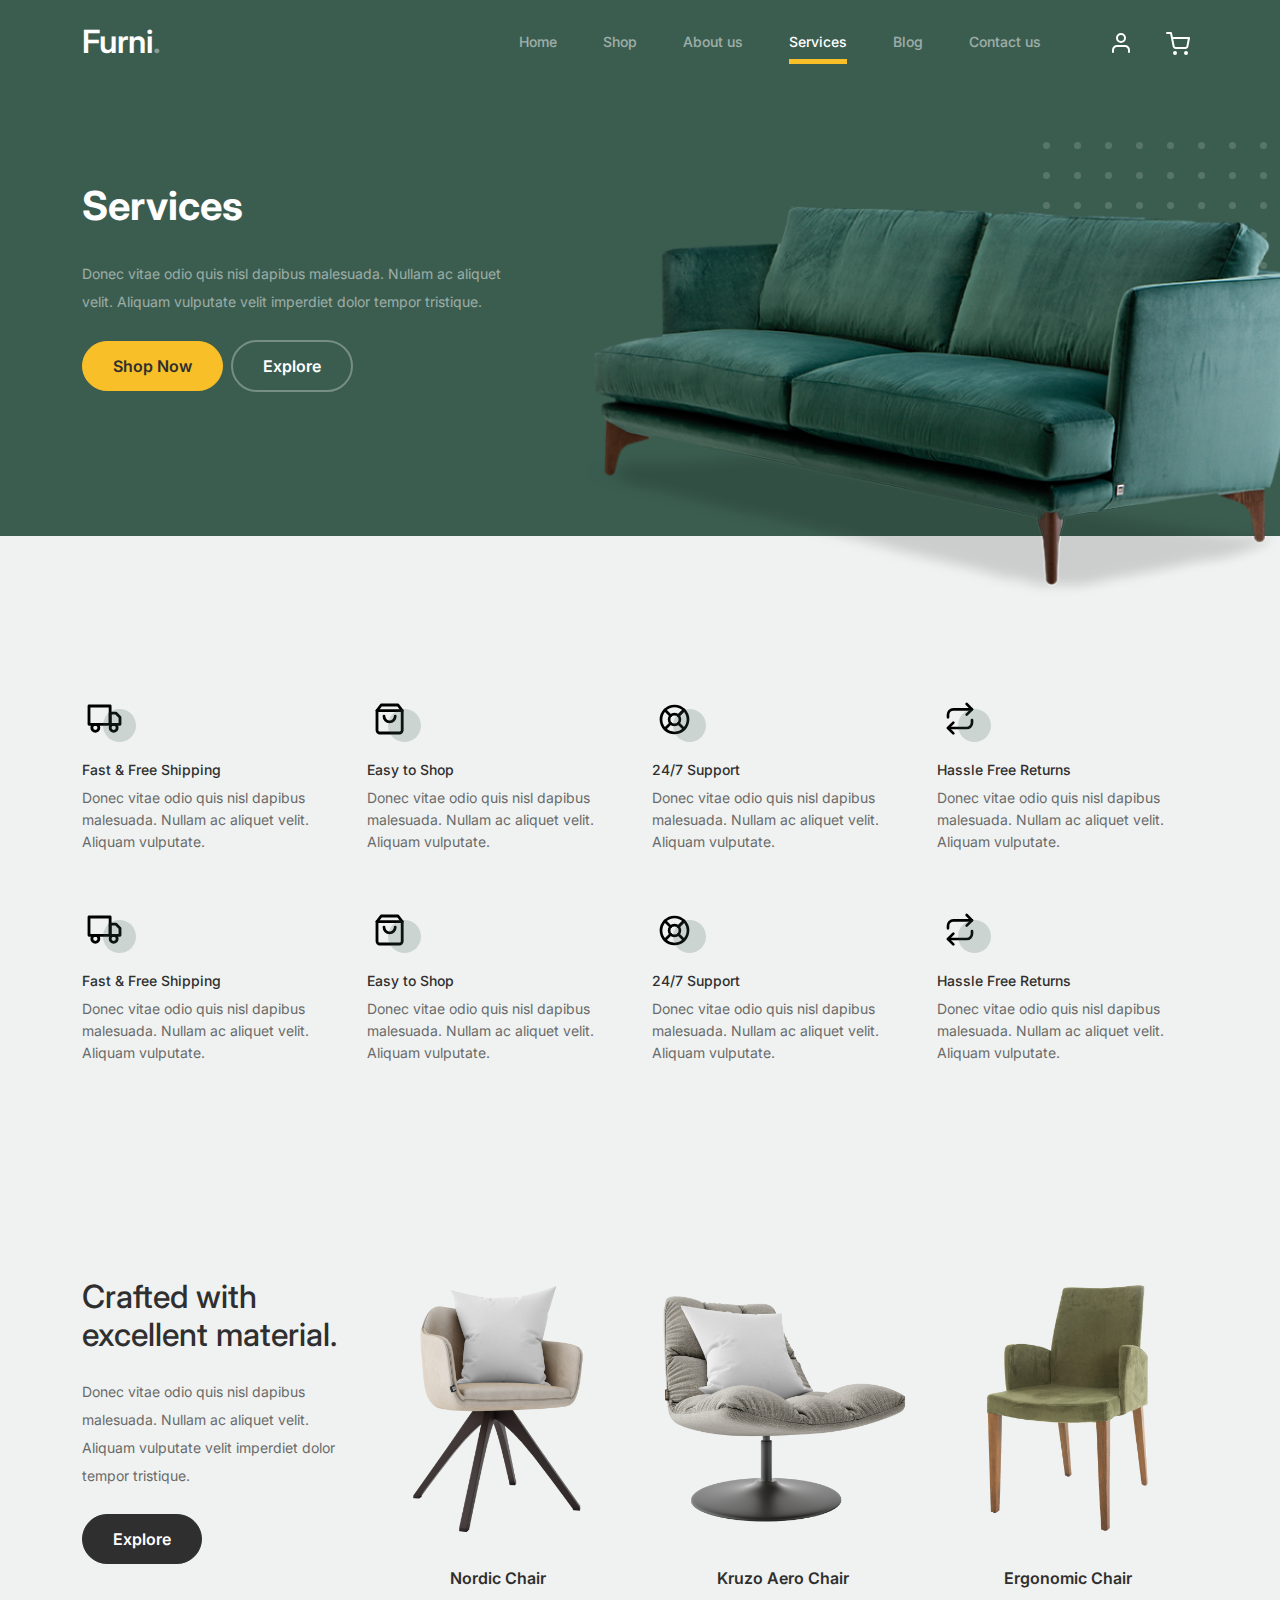
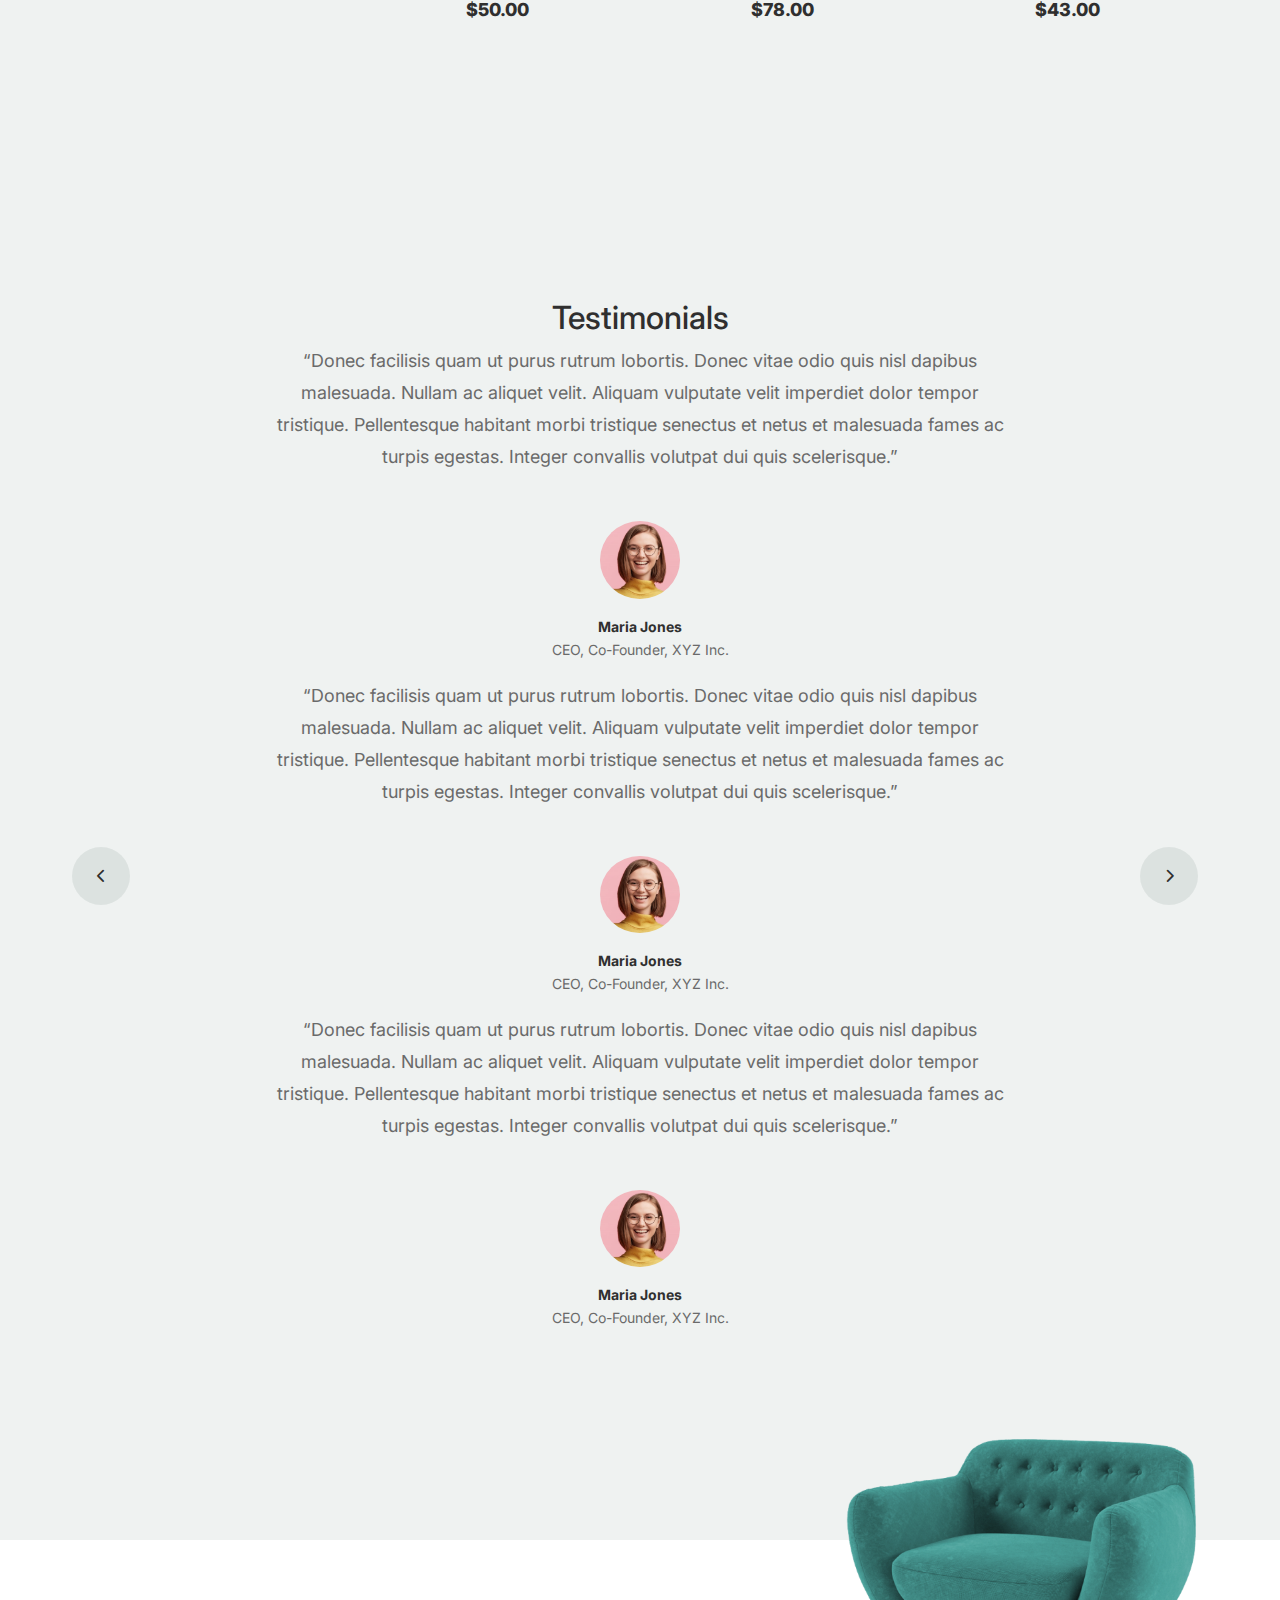
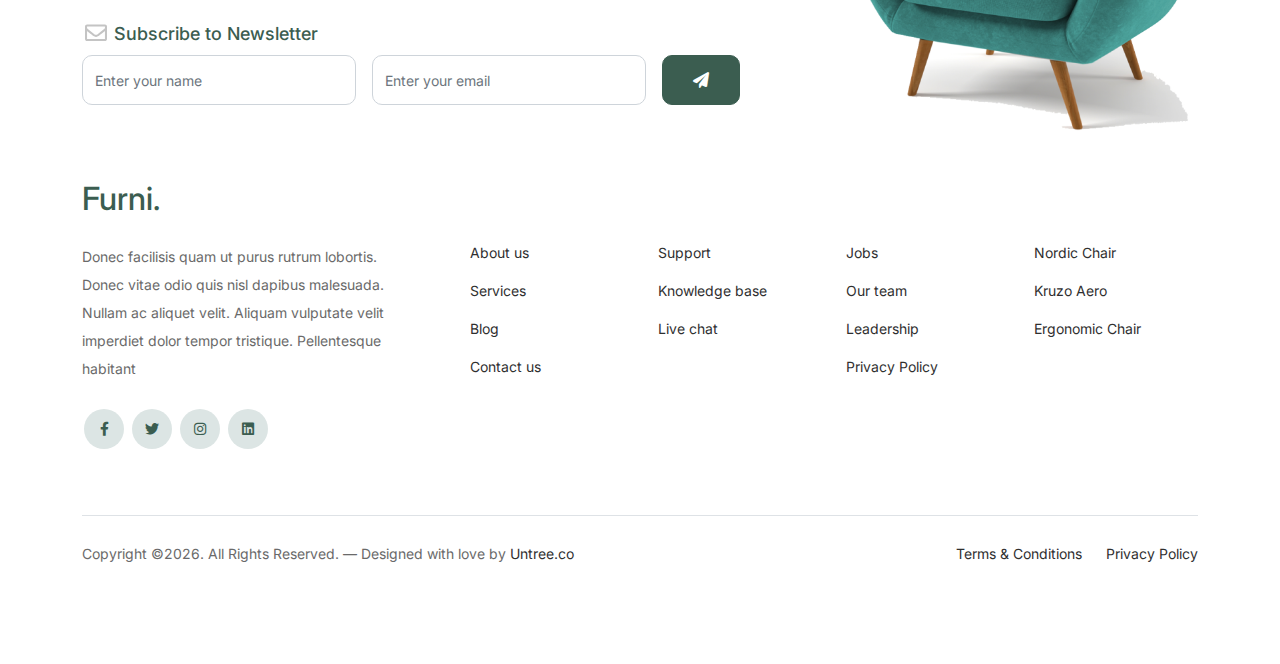
<file: services.html>
<!-- /*
* Bootstrap 5
* Template Name: Furni
* Template Author: Untree.co
* Template URI: https://untree.co/
* License: https://creativecommons.org/licenses/by/3.0/
*/ -->
<!doctype html>
<html lang="en">
<head>
  <meta charset="utf-8">
  <meta name="viewport" content="width=device-width, initial-scale=1, shrink-to-fit=no">
  <meta name="author" content="Untree.co">
  <link rel="shortcut icon" href="favicon.png">

  <meta name="description" content="" />
  <meta name="keywords" content="bootstrap, bootstrap4" />

		<!-- Bootstrap CSS -->
		<link href="css/bootstrap.min.css" rel="stylesheet">
		<link href="https://cdnjs.cloudflare.com/ajax/libs/font-awesome/6.0.0-beta3/css/all.min.css" rel="stylesheet">
		<link href="css/tiny-slider.css" rel="stylesheet">
		<link href="css/style.css" rel="stylesheet">
		<title>Furni Free Bootstrap 5 Template for Furniture and Interior Design Websites by Untree.co </title>
	</head>

	<body>

		<!-- Start Header/Navigation -->
		<nav class="custom-navbar navbar navbar navbar-expand-md navbar-dark bg-dark" arial-label="Furni navigation bar">

			<div class="container">
				<a class="navbar-brand" href="index.html">Furni<span>.</span></a>

				<button class="navbar-toggler" type="button" data-bs-toggle="collapse" data-bs-target="#navbarsFurni" aria-controls="navbarsFurni" aria-expanded="false" aria-label="Toggle navigation">
					<span class="navbar-toggler-icon"></span>
				</button>

				<div class="collapse navbar-collapse" id="navbarsFurni">
					<ul class="custom-navbar-nav navbar-nav ms-auto mb-2 mb-md-0">
						<li class="nav-item">
							<a class="nav-link" href="index.html">Home</a>
						</li>
						<li><a class="nav-link" href="shop.html">Shop</a></li>
						<li><a class="nav-link" href="about.html">About us</a></li>
						<li class="active"><a class="nav-link" href="services.html">Services</a></li>
						<li><a class="nav-link" href="blog.html">Blog</a></li>
						<li><a class="nav-link" href="contact.html">Contact us</a></li>
					</ul>

					<ul class="custom-navbar-cta navbar-nav mb-2 mb-md-0 ms-5">
						<li><a class="nav-link" href="#"><img src="images/user.svg"></a></li>
						<li><a class="nav-link" href="cart.html"><img src="images/cart.svg"></a></li>
					</ul>
				</div>
			</div>
				
		</nav>
		<!-- End Header/Navigation -->

		<!-- Start Hero Section -->
			<div class="hero">
				<div class="container">
					<div class="row justify-content-between">
						<div class="col-lg-5">
							<div class="intro-excerpt">
								<h1>Services</h1>
								<p class="mb-4">Donec vitae odio quis nisl dapibus malesuada. Nullam ac aliquet velit. Aliquam vulputate velit imperdiet dolor tempor tristique.</p>
								<p><a href="" class="btn btn-secondary me-2">Shop Now</a><a href="#" class="btn btn-white-outline">Explore</a></p>
							</div>
						</div>
						<div class="col-lg-7">
							<div class="hero-img-wrap">
								<img src="images/couch.png" class="img-fluid">
							</div>
						</div>
					</div>
				</div>
			</div>
		<!-- End Hero Section -->

		

		<!-- Start Why Choose Us Section -->
		<div class="why-choose-section">
			<div class="container">
				
				
				<div class="row my-5">
					<div class="col-6 col-md-6 col-lg-3 mb-4">
						<div class="feature">
							<div class="icon">
								<img src="images/truck.svg" alt="Image" class="imf-fluid">
							</div>
							<h3>Fast &amp; Free Shipping</h3>
							<p>Donec vitae odio quis nisl dapibus malesuada. Nullam ac aliquet velit. Aliquam vulputate.</p>
						</div>
					</div>

					<div class="col-6 col-md-6 col-lg-3 mb-4">
						<div class="feature">
							<div class="icon">
								<img src="images/bag.svg" alt="Image" class="imf-fluid">
							</div>
							<h3>Easy to Shop</h3>
							<p>Donec vitae odio quis nisl dapibus malesuada. Nullam ac aliquet velit. Aliquam vulputate.</p>
						</div>
					</div>

					<div class="col-6 col-md-6 col-lg-3 mb-4">
						<div class="feature">
							<div class="icon">
								<img src="images/support.svg" alt="Image" class="imf-fluid">
							</div>
							<h3>24/7 Support</h3>
							<p>Donec vitae odio quis nisl dapibus malesuada. Nullam ac aliquet velit. Aliquam vulputate.</p>
						</div>
					</div>

					<div class="col-6 col-md-6 col-lg-3 mb-4">
						<div class="feature">
							<div class="icon">
								<img src="images/return.svg" alt="Image" class="imf-fluid">
							</div>
							<h3>Hassle Free Returns</h3>
							<p>Donec vitae odio quis nisl dapibus malesuada. Nullam ac aliquet velit. Aliquam vulputate.</p>
						</div>
					</div>

					<div class="col-6 col-md-6 col-lg-3 mb-4">
						<div class="feature">
							<div class="icon">
								<img src="images/truck.svg" alt="Image" class="imf-fluid">
							</div>
							<h3>Fast &amp; Free Shipping</h3>
							<p>Donec vitae odio quis nisl dapibus malesuada. Nullam ac aliquet velit. Aliquam vulputate.</p>
						</div>
					</div>

					<div class="col-6 col-md-6 col-lg-3 mb-4">
						<div class="feature">
							<div class="icon">
								<img src="images/bag.svg" alt="Image" class="imf-fluid">
							</div>
							<h3>Easy to Shop</h3>
							<p>Donec vitae odio quis nisl dapibus malesuada. Nullam ac aliquet velit. Aliquam vulputate.</p>
						</div>
					</div>

					<div class="col-6 col-md-6 col-lg-3 mb-4">
						<div class="feature">
							<div class="icon">
								<img src="images/support.svg" alt="Image" class="imf-fluid">
							</div>
							<h3>24/7 Support</h3>
							<p>Donec vitae odio quis nisl dapibus malesuada. Nullam ac aliquet velit. Aliquam vulputate.</p>
						</div>
					</div>

					<div class="col-6 col-md-6 col-lg-3 mb-4">
						<div class="feature">
							<div class="icon">
								<img src="images/return.svg" alt="Image" class="imf-fluid">
							</div>
							<h3>Hassle Free Returns</h3>
							<p>Donec vitae odio quis nisl dapibus malesuada. Nullam ac aliquet velit. Aliquam vulputate.</p>
						</div>
					</div>

				</div>
			
			</div>
		</div>
		<!-- End Why Choose Us Section -->

		<!-- Start Product Section -->
		<div class="product-section pt-0">
			<div class="container">
				<div class="row">

					<!-- Start Column 1 -->
					<div class="col-md-12 col-lg-3 mb-5 mb-lg-0">
						<h2 class="mb-4 section-title">Crafted with excellent material.</h2>
						<p class="mb-4">Donec vitae odio quis nisl dapibus malesuada. Nullam ac aliquet velit. Aliquam vulputate velit imperdiet dolor tempor tristique. </p>
						<p><a href="#" class="btn">Explore</a></p>
					</div> 
					<!-- End Column 1 -->

					<!-- Start Column 2 -->
					<div class="col-12 col-md-4 col-lg-3 mb-5 mb-md-0">
						<a class="product-item" href="#">
							<img src="images/product-1.png" class="img-fluid product-thumbnail">
							<h3 class="product-title">Nordic Chair</h3>
							<strong class="product-price">$50.00</strong>

							<span class="icon-cross">
								<img src="images/cross.svg" class="img-fluid">
							</span>
						</a>
					</div> 
					<!-- End Column 2 -->

					<!-- Start Column 3 -->
					<div class="col-12 col-md-4 col-lg-3 mb-5 mb-md-0">
						<a class="product-item" href="#">
							<img src="images/product-2.png" class="img-fluid product-thumbnail">
							<h3 class="product-title">Kruzo Aero Chair</h3>
							<strong class="product-price">$78.00</strong>

							<span class="icon-cross">
								<img src="images/cross.svg" class="img-fluid">
							</span>
						</a>
					</div>
					<!-- End Column 3 -->

					<!-- Start Column 4 -->
					<div class="col-12 col-md-4 col-lg-3 mb-5 mb-md-0">
						<a class="product-item" href="#">
							<img src="images/product-3.png" class="img-fluid product-thumbnail">
							<h3 class="product-title">Ergonomic Chair</h3>
							<strong class="product-price">$43.00</strong>

							<span class="icon-cross">
								<img src="images/cross.svg" class="img-fluid">
							</span>
						</a>
					</div>
					<!-- End Column 4 -->

				</div>
			</div>
		</div>
		<!-- End Product Section -->

		

		<!-- Start Testimonial Slider -->
		<div class="testimonial-section before-footer-section">
			<div class="container">
				<div class="row">
					<div class="col-lg-7 mx-auto text-center">
						<h2 class="section-title">Testimonials</h2>
					</div>
				</div>

				<div class="row justify-content-center">
					<div class="col-lg-12">
						<div class="testimonial-slider-wrap text-center">

							<div id="testimonial-nav">
								<span class="prev" data-controls="prev"><span class="fa fa-chevron-left"></span></span>
								<span class="next" data-controls="next"><span class="fa fa-chevron-right"></span></span>
							</div>

							<div class="testimonial-slider">
								
								<div class="item">
									<div class="row justify-content-center">
										<div class="col-lg-8 mx-auto">

											<div class="testimonial-block text-center">
												<blockquote class="mb-5">
													<p>&ldquo;Donec facilisis quam ut purus rutrum lobortis. Donec vitae odio quis nisl dapibus malesuada. Nullam ac aliquet velit. Aliquam vulputate velit imperdiet dolor tempor tristique. Pellentesque habitant morbi tristique senectus et netus et malesuada fames ac turpis egestas. Integer convallis volutpat dui quis scelerisque.&rdquo;</p>
												</blockquote>

												<div class="author-info">
													<div class="author-pic">
														<img src="images/person-1.png" alt="Maria Jones" class="img-fluid">
													</div>
													<h3 class="font-weight-bold">Maria Jones</h3>
													<span class="position d-block mb-3">CEO, Co-Founder, XYZ Inc.</span>
												</div>
											</div>

										</div>
									</div>
								</div> 
								<!-- END item -->

								<div class="item">
									<div class="row justify-content-center">
										<div class="col-lg-8 mx-auto">

											<div class="testimonial-block text-center">
												<blockquote class="mb-5">
													<p>&ldquo;Donec facilisis quam ut purus rutrum lobortis. Donec vitae odio quis nisl dapibus malesuada. Nullam ac aliquet velit. Aliquam vulputate velit imperdiet dolor tempor tristique. Pellentesque habitant morbi tristique senectus et netus et malesuada fames ac turpis egestas. Integer convallis volutpat dui quis scelerisque.&rdquo;</p>
												</blockquote>

												<div class="author-info">
													<div class="author-pic">
														<img src="images/person-1.png" alt="Maria Jones" class="img-fluid">
													</div>
													<h3 class="font-weight-bold">Maria Jones</h3>
													<span class="position d-block mb-3">CEO, Co-Founder, XYZ Inc.</span>
												</div>
											</div>

										</div>
									</div>
								</div> 
								<!-- END item -->

								<div class="item">
									<div class="row justify-content-center">
										<div class="col-lg-8 mx-auto">

											<div class="testimonial-block text-center">
												<blockquote class="mb-5">
													<p>&ldquo;Donec facilisis quam ut purus rutrum lobortis. Donec vitae odio quis nisl dapibus malesuada. Nullam ac aliquet velit. Aliquam vulputate velit imperdiet dolor tempor tristique. Pellentesque habitant morbi tristique senectus et netus et malesuada fames ac turpis egestas. Integer convallis volutpat dui quis scelerisque.&rdquo;</p>
												</blockquote>

												<div class="author-info">
													<div class="author-pic">
														<img src="images/person-1.png" alt="Maria Jones" class="img-fluid">
													</div>
													<h3 class="font-weight-bold">Maria Jones</h3>
													<span class="position d-block mb-3">CEO, Co-Founder, XYZ Inc.</span>
												</div>
											</div>

										</div>
									</div>
								</div> 
								<!-- END item -->

							</div>

						</div>
					</div>
				</div>
			</div>
		</div>
		<!-- End Testimonial Slider -->

		

		<!-- Start Footer Section -->
		<footer class="footer-section">
			<div class="container relative">

				<div class="sofa-img">
					<img src="images/sofa.png" alt="Image" class="img-fluid">
				</div>

				<div class="row">
					<div class="col-lg-8">
						<div class="subscription-form">
							<h3 class="d-flex align-items-center"><span class="me-1"><img src="images/envelope-outline.svg" alt="Image" class="img-fluid"></span><span>Subscribe to Newsletter</span></h3>

							<form action="#" class="row g-3">
								<div class="col-auto">
									<input type="text" class="form-control" placeholder="Enter your name">
								</div>
								<div class="col-auto">
									<input type="email" class="form-control" placeholder="Enter your email">
								</div>
								<div class="col-auto">
									<button class="btn btn-primary">
										<span class="fa fa-paper-plane"></span>
									</button>
								</div>
							</form>

						</div>
					</div>
				</div>

				<div class="row g-5 mb-5">
					<div class="col-lg-4">
						<div class="mb-4 footer-logo-wrap"><a href="#" class="footer-logo">Furni<span>.</span></a></div>
						<p class="mb-4">Donec facilisis quam ut purus rutrum lobortis. Donec vitae odio quis nisl dapibus malesuada. Nullam ac aliquet velit. Aliquam vulputate velit imperdiet dolor tempor tristique. Pellentesque habitant</p>

						<ul class="list-unstyled custom-social">
							<li><a href="#"><span class="fa fa-brands fa-facebook-f"></span></a></li>
							<li><a href="#"><span class="fa fa-brands fa-twitter"></span></a></li>
							<li><a href="#"><span class="fa fa-brands fa-instagram"></span></a></li>
							<li><a href="#"><span class="fa fa-brands fa-linkedin"></span></a></li>
						</ul>
					</div>

					<div class="col-lg-8">
						<div class="row links-wrap">
							<div class="col-6 col-sm-6 col-md-3">
								<ul class="list-unstyled">
									<li><a href="#">About us</a></li>
									<li><a href="#">Services</a></li>
									<li><a href="#">Blog</a></li>
									<li><a href="#">Contact us</a></li>
								</ul>
							</div>

							<div class="col-6 col-sm-6 col-md-3">
								<ul class="list-unstyled">
									<li><a href="#">Support</a></li>
									<li><a href="#">Knowledge base</a></li>
									<li><a href="#">Live chat</a></li>
								</ul>
							</div>

							<div class="col-6 col-sm-6 col-md-3">
								<ul class="list-unstyled">
									<li><a href="#">Jobs</a></li>
									<li><a href="#">Our team</a></li>
									<li><a href="#">Leadership</a></li>
									<li><a href="#">Privacy Policy</a></li>
								</ul>
							</div>

							<div class="col-6 col-sm-6 col-md-3">
								<ul class="list-unstyled">
									<li><a href="#">Nordic Chair</a></li>
									<li><a href="#">Kruzo Aero</a></li>
									<li><a href="#">Ergonomic Chair</a></li>
								</ul>
							</div>
						</div>
					</div>

				</div>

				<div class="border-top copyright">
					<div class="row pt-4">
						<div class="col-lg-6">
							<p class="mb-2 text-center text-lg-start">Copyright &copy;<script>document.write(new Date().getFullYear());</script>. All Rights Reserved. &mdash; Designed with love by <a href="https://untree.co">Untree.co</a> <!-- License information: https://untree.co/license/ -->
            </p>
						</div>

						<div class="col-lg-6 text-center text-lg-end">
							<ul class="list-unstyled d-inline-flex ms-auto">
								<li class="me-4"><a href="#">Terms &amp; Conditions</a></li>
								<li><a href="#">Privacy Policy</a></li>
							</ul>
						</div>

					</div>
				</div>

			</div>
		</footer>
		<!-- End Footer Section -->	


		<script src="js/bootstrap.bundle.min.js"></script>
		<script src="js/tiny-slider.js"></script>
		<script src="js/custom.js"></script>
	</body>

</html>
</file>
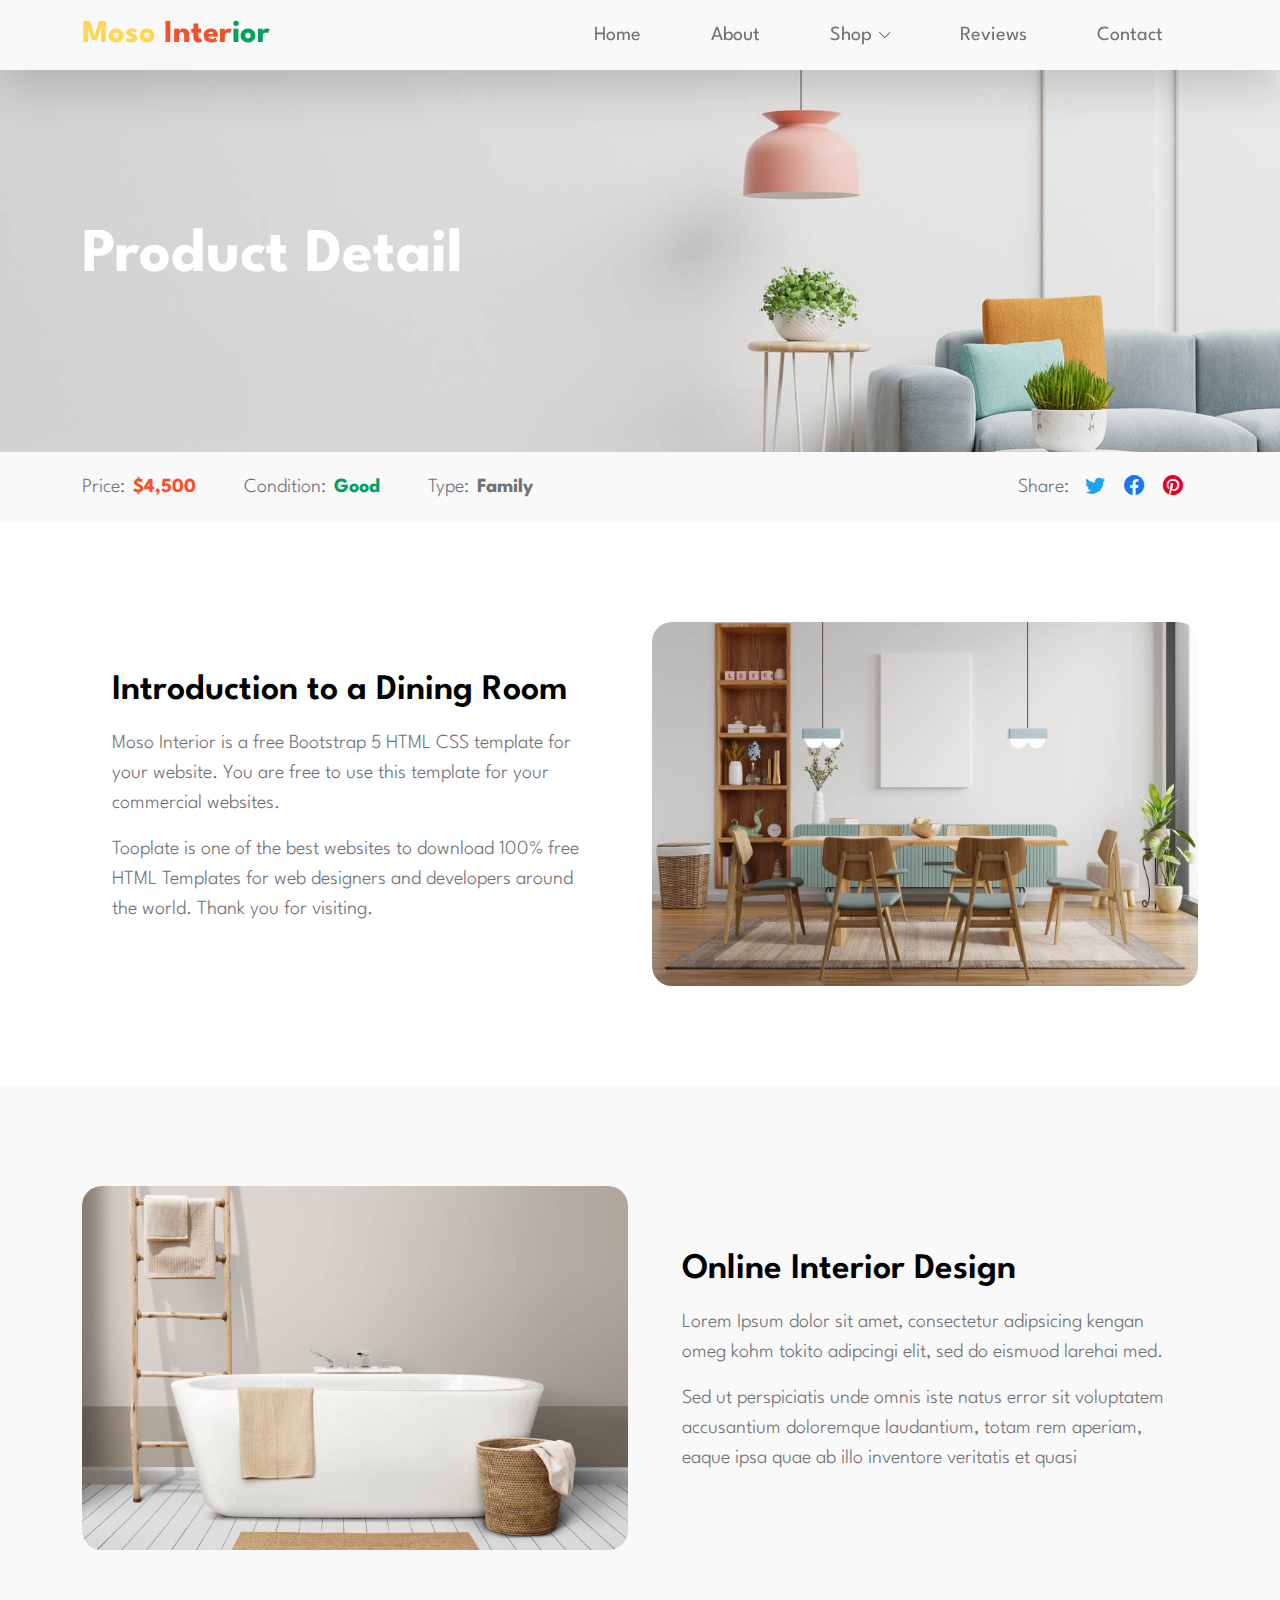
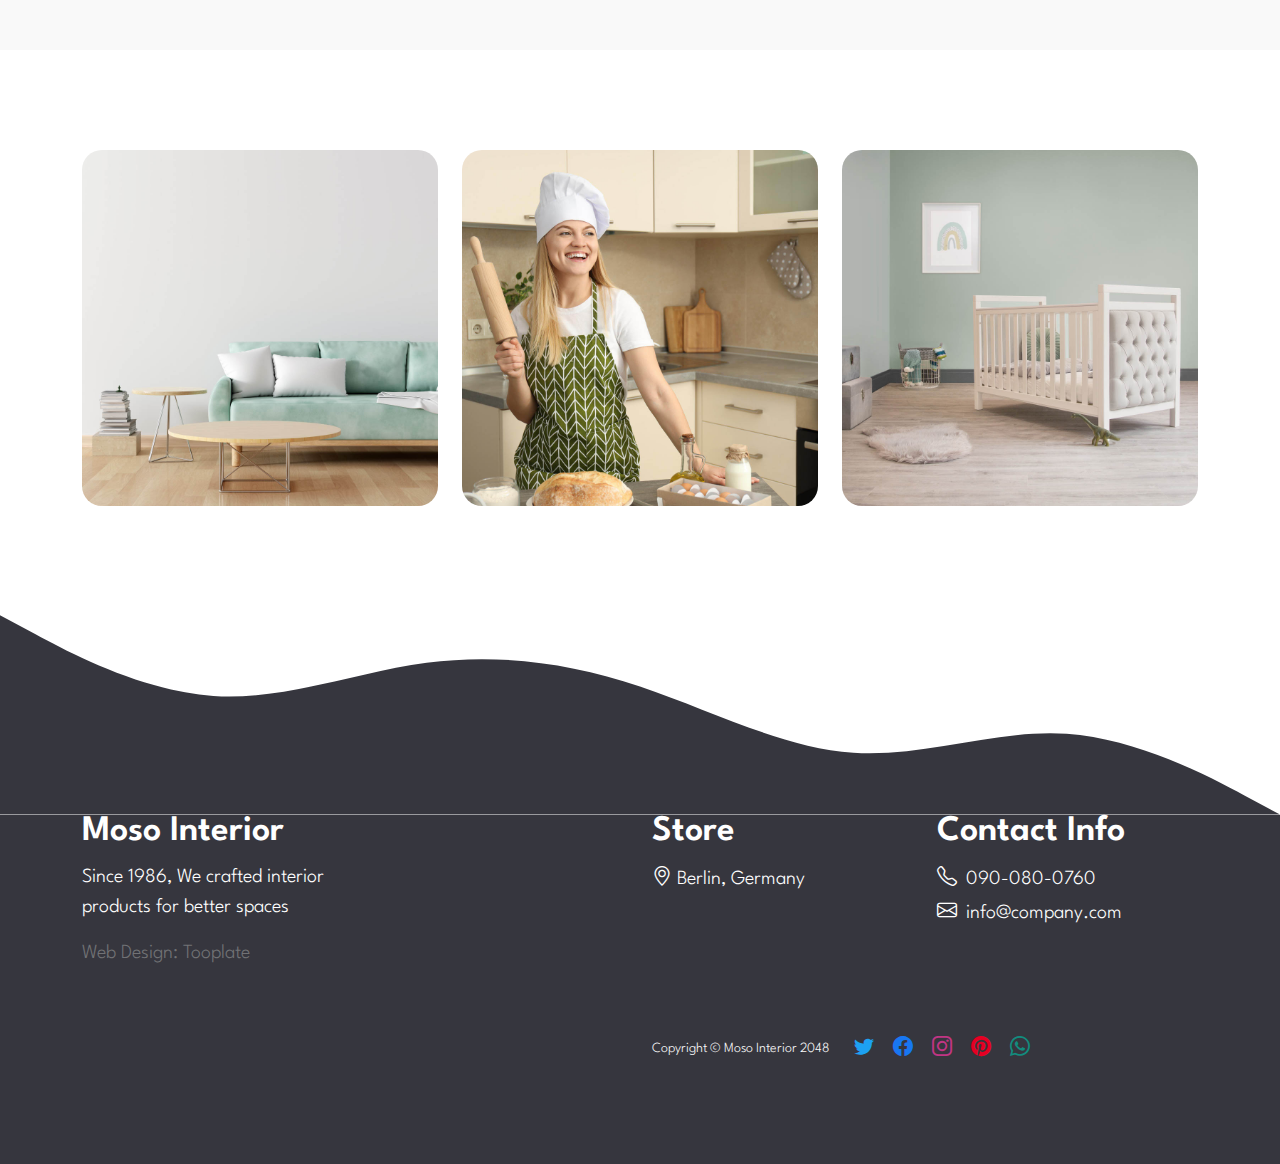
<file: shop-detail.html>
<!doctype html>
<html lang="en">
    <head>
        <meta charset="utf-8">
        <meta name="viewport" content="width=device-width, initial-scale=1">

        <meta name="description" content="">
        <meta name="author" content="Tooplate">

        <title>Moso Interior - Product Detail Page</title>

        <!-- CSS FILES -->
        <link rel="preconnect" href="https://fonts.googleapis.com">
        
        <link rel="preconnect" href="https://fonts.gstatic.com" crossorigin>

        <link href="https://fonts.googleapis.com/css2?family=League+Spartan:wght@100;300;400;600;700&display=swap" rel="stylesheet">

        <link href="css/bootstrap.min.css" rel="stylesheet">

        <link href="css/bootstrap-icons.css" rel="stylesheet">

        <link href="css/owl.carousel.min.css" rel="stylesheet">

        <link href="css/tooplate-moso-interior.css" rel="stylesheet">
<!--

Tooplate 2133 Moso Interior

https://www.tooplate.com/view/2133-moso-interior

Bootstrap 5 HTML CSS Template

-->
    </head>
    
    <body class="shop-detail-page">

        <nav class="navbar navbar-expand-lg bg-light fixed-top shadow-lg">
            <div class="container">
                <a class="navbar-brand" href="index.html">Moso <span class="tooplate-red">Inter</span><span class="tooplate-green">ior</span></a>

                <button class="navbar-toggler" type="button" data-bs-toggle="collapse" data-bs-target="#navbarNav" aria-controls="navbarNav" aria-expanded="false" aria-label="Toggle navigation">
                    <span class="navbar-toggler-icon"></span>
                </button>

                <div class="collapse navbar-collapse" id="navbarNav">
                    <ul class="navbar-nav ms-auto">
                        <li class="nav-item">
                            <a class="nav-link click-scroll" href="index.html#section_1">Home</a>
                        </li>

                        <li class="nav-item">
                            <a class="nav-link click-scroll" href="index.html#section_2">About</a>
                        </li>

                        <li class="nav-item dropdown">
                            <a class="nav-link dropdown-toggle click-scroll" href="index.html#section_3" id="navbarLightDropdownMenuLink" role="button" data-bs-toggle="dropdown" aria-expanded="false">Shop</a>

                            <ul class="dropdown-menu dropdown-menu-light" aria-labelledby="navbarLightDropdownMenuLink">
                                <li><a class="dropdown-item" href="shop-listing.html">Shop Listing</a></li>

                                <li><a class="dropdown-item active" href="shop-detail.html">Shop Detail</a></li>
                            </ul>
                        </li>

                        <li class="nav-item">
                            <a class="nav-link click-scroll" href="index.html#section_4">Reviews</a>
                        </li>

                        <li class="nav-item">
                            <a class="nav-link click-scroll" href="index.html#section_5">Contact</a>
                        </li>
                    </ul>
                </div>
            </div>
        </nav>

        <main>

            <header class="site-header d-flex justify-content-center align-items-center">
                <div class="container">
                    <div class="row">

                        <div class="col-lg-12 col-12">
                            <h1 class="text-white">Product Detail</h1>
                        </div>

                    </div>
                </div>
            </header>

            <section class="shop-detail-bar section-bg">
                <div class="container">
                    <div class="row">

                        <div class="col-lg-7 col-md-8 col-12 d-flex">
                            <p class="shop-detail-bar-wrap d-flex flex-wrap mb-0">
                                <span class="me-2">Price:</span>

                                <strong class="shop-pricing-text">$4,500</strong>
                            </p>

                            <p class="shop-detail-bar-wrap d-flex flex-wrap ms-lg-5 ms-4 mb-0">
                                <span class="me-2">Condition:</span>

                                <strong class="shop-condition-text">Good</strong>
                            </p>

                            <p class="shop-detail-bar-wrap d-flex flex-wrap ms-lg-5 ms-4 mb-0">
                                <span class="me-2">Type:</span>

                                <strong>Family</strong>
                            </p>
                        </div>

                        <div class="col-lg-5 col-md-4 col-12 social-share d-flex align-items-center ms-lg-auto mt-3 mt-lg-0 mt-md-0">
                            <p class="mb-0 me-3 ms-lg-auto ms-md-auto">Share:</p>

                            <ul class="social-icon">
                                <li class="social-icon-item">
                                    <a href="#" class="social-icon-link social-icon-twitter bi-twitter"></a>
                                </li>

                                <li class="social-icon-item">
                                    <a href="#" class="social-icon-link social-icon-facebook bi-facebook"></a>
                                </li>

                                <li class="social-icon-item">
                                    <a href="#" class="social-icon-link social-icon-pinterest bi-pinterest"></a>
                                </li>
                            </ul>
                        </div>
                    </div>
                </div>
            </section>

            <section class="shop-detail-section section-padding">
                <div class="container">
                    <div class="row">

                        <div class="col-lg-6 col-12 m-auto">
                            <div class="custom-block shop-detail-custom-block">
                                <h3 class="mb-3">Introduction to a Dining Room</h3>

                                <p>Moso Interior is a free Bootstrap 5 HTML CSS template for your website. You are free to use this template for your commercial websites.</p>

                                <p>Tooplate is one of the best websites to download 100% free HTML Templates for web designers and developers around the world. Thank you for visiting.</p>
                            </div>
                        </div>

                        <div class="col-lg-6 col-12">
                            <div class="shop-image-wrap">
                                <img src="images/shop/mock-up-poster-modern-dining-room-interior-design-with-white-empty-wall.jpg" class="shop-image img-fluid" alt="">
                            </div>
                        </div>

                    </div>
                </div>
            </section>

            <section class="shop-detail-section section-padding section-bg">
                <div class="container">
                    <div class="row">

                        <div class="col-lg-6 col-12">
                            <div class="shop-image-wrap">
                                <img src="images/shop/minimal-bathroom-interior-design-with-wooden-furniture.jpg" class="shop-image img-fluid" alt="">
                            </div>
                        </div>

                        <div class="col-lg-6 col-12 m-auto">
                            <div class="custom-block shop-detail-custom-block">
                                <h3 class="mb-3">Online Interior Design</h3>

                                <p>Lorem Ipsum dolor sit amet, consectetur adipsicing kengan omeg kohm tokito adipcingi elit, sed do eismuod larehai med.</p>

                                <p>Sed ut perspiciatis unde omnis iste natus error sit voluptatem accusantium doloremque laudantium, totam rem aperiam, eaque ipsa quae ab illo inventore veritatis et quasi</p>
                            </div>
                        </div>

                    </div>
                </div>
            </section>

            <section class="shop-detail-section section-padding pb-0">
                <div class="container">
                    <div class="row">

                        <div class="col-lg-4 col-12">
                            <div class="shop-thumb">
                                <div class="shop-image-wrap">
                                    <img src="images/shop/green-sofa-white-living-room-with-blank-table-mockup.jpg" class="shop-image img-fluid" alt="">
                                </div>
                            </div>
                        </div>

                        <div class="col-lg-4 col-12">
                            <div class="shop-thumb">
                                <div class="shop-image-wrap">
                                    <img src="images/shop/concept-home-cooking-with-female-chef.jpg" class="shop-image img-fluid" alt="">
                                </div>
                            </div>
                        </div>

                        <div class="col-lg-4 col-12">
                            <div class="shop-thumb">
                                <div class="shop-image-wrap">
                                    <img src="images/shop/childrens-bed-nursery-cot-velvet-childrens-room.jpg" class="shop-image img-fluid" alt="">
                                </div>
                            </div>
                        </div>

                    </div>
                </div>
            </section>

            <svg xmlns="http://www.w3.org/2000/svg" viewBox="0 0 1440 320"><path fill="#36363e" fill-opacity="1" d="M0,96L40,117.3C80,139,160,181,240,186.7C320,192,400,160,480,149.3C560,139,640,149,720,176C800,203,880,245,960,250.7C1040,256,1120,224,1200,229.3C1280,235,1360,277,1400,298.7L1440,320L1440,320L1400,320C1360,320,1280,320,1200,320C1120,320,1040,320,960,320C880,320,800,320,720,320C640,320,560,320,480,320C400,320,320,320,240,320C160,320,80,320,40,320L0,320Z"></path></svg>

        </main>

        <footer class="site-footer section-padding">
            <div class="container">
                <div class="row">

                    <div class="col-lg-3 col-md-5 col-12 mb-3">
                        <h3><a href="index.html" class="custom-link mb-1">Moso Interior</a></h3>

                        <p class="text-white">Since 1986, We crafted interior products for better spaces</p>
                        
                        <p class="text-white"><a href="https://www.tooplate.com/free-templates" target="_parent">Web Design: Tooplate</a></p>
                    </div>

                    <div class="col-lg-3 col-md-3 col-12 ms-lg-auto mb-3">
                        <h3 class="text-white mb-3">Store</h3>

                        <p class="text-white mt-2">
                            <i class="bi-geo-alt"></i>
                            Berlin, Germany
                        </p>
                    </div>

                    <div class="col-lg-3 col-md-4 col-12 mb-3">
                        <h3 class="text-white mb-3">Contact Info</h3>

                            <p class="text-white mb-1">
                                <i class="bi-telephone me-1"></i>

                                <a href="tel: 090-080-0760" class="text-white">
                                    090-080-0760
                                </a>
                            </p>

                            <p class="text-white mb-0">
                                <i class="bi-envelope me-1"></i>

                                <a href="mailto:info@company.com" class="text-white">
                                    info@company.com
                                </a>
                            </p>
                    </div>

                    <div class="col-lg-6 col-md-7 copyright-text-wrap col-12 d-flex flex-wrap align-items-center mt-4 ms-auto">
                        <p class="copyright-text mb-0 me-4">Copyright © Moso Interior 2048</p>

                        <ul class="social-icon">
                            <li class="social-icon-item">
                                <a href="#" class="social-icon-link social-icon-twitter bi-twitter"></a>
                            </li>

                            <li class="social-icon-item">
                                <a href="#" class="social-icon-link social-icon-facebook bi-facebook"></a>
                            </li>

                            <li class="social-icon-item">
                                <a href="#" class="social-icon-link social-icon-instagram bi-instagram"></a>
                            </li>

                            <li class="social-icon-item">
                                <a href="#" class="social-icon-link social-icon-pinterest bi-pinterest"></a>
                            </li>

                            <li class="social-icon-item">
                                <a href="#" class="social-icon-link social-icon-whatsapp bi-whatsapp"></a>
                            </li>
                        </ul>
                    </div>

                </div>
            </div>
        </footer>

        <!-- JAVASCRIPT FILES -->
        <script src="js/jquery.min.js"></script>
        <script src="js/bootstrap.min.js"></script>
        <script src="js/click-scroll.js"></script>
        <script src="js/jquery.backstretch.min.js"></script>
        <script src="js/owl.carousel.min.js"></script>
        <script src="js/custom.js"></script>

    </body>
</html>
</file>
<file: css/tooplate-moso-interior.css>
/*

Tooplate 2133 Moso Interior

https://www.tooplate.com/view/2133-moso-interior

*/

/*---------------------------------------
  CUSTOM PROPERTIES ( VARIABLES )             
-----------------------------------------*/
:root {
  --white-color:                  #ffffff;
  --primary-color:                #ffd74f;
  --secondary-color:              #f65129;
  --section-bg-color:             #f9f9f9;
  --site-footer-bg-color:         #36363e;
  --custom-btn-bg-color:          #00a05d;
  --dark-color:                   #000000;
  --p-color:                      #717275;
  --border-color:                 #e9eaeb;

  --twitter-color:                #1da1f2;
  --facebook-color:               #1877f2;
  --instagram-color:              #c13584;
  --pinterest-color:              #e60023;
  --whatsapp-color:               #128c7e;

  --body-font-family:             'League Spartan', sans-serif;

  --h1-font-size:                 62px;
  --h2-font-size:                 48px;
  --h3-font-size:                 36px;
  --h4-font-size:                 32px;
  --h5-font-size:                 24px;
  --h6-font-size:                 22px;
  --p-font-size:                  20px;
  --btn-font-size:                16px;
  --copyright-font-size:          14px;

  --border-radius-large:          100px;
  --border-radius-medium:         20px;
  --border-radius-small:          10px;

  --font-weight-thin:             100;
  --font-weight-light:            300;
  --font-weight-normal:           400;
  --font-weight-semibold:         600;
  --font-weight-bold:             700;
}

body {
    background-color: var(--white-color);
    font-family: var(--body-font-family); 
    padding-top: 70px;
}

/*---------------------------------------
  TYPOGRAPHY               
-----------------------------------------*/

h2,
h3,
h4,
h5,
h6 {
  color: var(--dark-color);
}

h1,
h2,
h3,
h4,
h5,
h6 {
  font-weight: var(--font-weight-semibold);
}

h1 {
  font-size: var(--h1-font-size);
  font-weight: var(--font-weight-bold);
}

h2 {
  font-size: var(--h2-font-size);
}

h3 {
  font-size: var(--h3-font-size);
}

h4 {
  font-size: var(--h4-font-size);
}

h5 {
  font-size: var(--h5-font-size);
  line-height: normal;
}

h6 {
  font-size: var(--h6-font-size);
}

p {
  color: var(--p-color);
  font-size: var(--p-font-size);
  font-weight: var(--font-weight-light);
}

ul li {
  color: var(--p-color);
  font-size: var(--p-font-size);
  font-weight: var(--font-weight-normal);
}

a, 
button {
  touch-action: manipulation;
  transition: all 0.3s;
}

a {
  color: var(--p-color);
  text-decoration: none;
}

a:hover {
  color: var(--secondary-color);
}

b,
strong {
  font-weight: var(--font-weight-bold);
}

.tooplate-red {
	color: var(--secondary-color);
}
.tooplate-green {
	color: var(--custom-btn-bg-color);
}


/*---------------------------------------
  SECTION               
-----------------------------------------*/
.section-padding {
  padding-top: 100px;
  padding-bottom: 100px;
}

.section-bg {
  background: var(--section-bg-color);
}

.section-small-title {
  color: var(--custom-btn-bg-color);
  font-size: var(--btn-font-size);
  font-weight: var(--font-weight-semibold);
  display: block;
}

.section-overlay {
  background: rgba(0, 0, 0, 0.25);
  position: absolute;
  top: 0;
  left: 0;
  pointer-events: none;
  width: 100%;
  height: 100%;
}

.custom-block {
  background: var(--primary-color);
  border-top: 20px solid var(--secondary-color);
  border-radius: var(--border-radius-medium);
  position: relative;
  overflow: hidden;
  padding: 30px 50px;
}

.featured-custom-block {
  background: var(--border-color);
}

.shop-detail-custom-block {
  background: transparent;
  border-top: 0;
  border-radius: 0;
  padding: 30px;
}

.pagination {
  margin-top: 30px;
  margin-bottom: 0;
}

.page-link {
  border-color: var(--border-color);
  border-radius: var(--border-radius-large);
  color: var(--p-color);
  font-size: var(--copyright-font-size);
  padding: 0;
  width: 45px;
  height: 45px;
  line-height: 45px;
  text-align: center;
  margin-right: 10px;
  margin-left: 10px;
}

.page-item.active .page-link,
.page-link:hover {
  background: var(--secondary-color);
  border-color: transparent;
  color: var(--white-color);
}

.page-item:first-child .page-link,
.page-item:last-child .page-link {
  border: 0;
  border-radius: var(--border-radius-large);
}

.page-item:not(:first-child) .page-link {
  margin-left: 5px;
}


/*---------------------------------------
  CUSTOM LINK               
-----------------------------------------*/
.custom-link {
  color: var(--p-color);
  position: relative;
  overflow: hidden;
  z-index: 1;
  display: inline-block;
  vertical-align: middle;
  transition: all .3s cubic-bezier(.645,.045,.355,1);
  padding-bottom: 2px;
}

.custom-link::after {
  content: "";
  width: 0;
  height: 2px;
  bottom: 0;
  position: absolute;
  left: auto;
  right: 0;
  z-index: -1;
  transition: width .6s cubic-bezier(.25,.8,.25,1) 0s;
  background: currentColor;
}

.custom-link:hover::after {
  width: 100%;
  left: 0;
  right: auto;
}

.custom-link:hover {
  color: var(--primary-color);
}

.custom-link:hover::after {
  background: var(--custom-btn-bg-color);
}


/*---------------------------------------
  CUSTOM BADGE               
-----------------------------------------*/
.custom-badge {
  background: var(--white-color);
  display: inline-block;
  vertical-align: top;
  position: relative;
  color: var(--secondary-color);
  font-size: var(--copyright-font-size);
  font-weight: var(--font-weight-semibold);
  padding: 10px 10px 6px 10px;
}

.custom-badge::before {
  content: "";
  display: block;
  margin: auto;
  width: 0;
  height: 0;
  border-bottom: 7px solid var(--white-color);
  border-right: 7px solid transparent;
  border-left: 7px solid transparent;
  position: absolute;
  top: -7px;
  right: 0;
  left: 0;
}


/*---------------------------------------
  CUSTOM BUTTON               
-----------------------------------------*/
.custom-btn {
  background: var(--custom-btn-bg-color);
  border: 2px solid transparent;
  border-radius: var(--border-radius-large);
  color: var(--white-color);
  font-size: var(--btn-font-size);
  font-weight: var(--font-weight-semibold);
  line-height: normal;
  padding: 15px 20px;
}

.custom-btn:hover {
  background: transparent;
  border-color: var(--custom-btn-bg-color);
  color: var(--custom-btn-bg-color);
}

.custom-border-btn {
  background: transparent;
  border: 2px solid var(--border-color);
  color: var(--white-color);
}

.custom-border-btn:hover {
  background: var(--white-color);
  border-color: var(--white-color);
  color: var(--secondary-color);
}


/*---------------------------------------
  NAVIGATION              
-----------------------------------------*/
.navbar {
  padding-top: 0;
  padding-bottom: 0;
  transition: all 0.3s;
}

.navbar-brand {
  font-size: var(--h4-font-size);
  font-weight: var(--font-weight-bold);
}

.navbar-brand,
.navbar-brand:hover {
  color: var(--primary-color);
}

.navbar-expand-lg .navbar-nav .nav-link {
  margin-right: 0;
  margin-left: 0;
  padding: 20px 35px;
}

.navbar-nav .nav-link {
  display: inline-block;
  color: var(--p-bg-color);
  font-size: var(--menu-font-size);
  font-weight: var(--font-weight-medium);
  position: relative;
  padding-top: 15px;
  padding-bottom: 15px;
}

.navbar-nav .nav-link.active, 
.navbar-nav .nav-link:hover {
  background: var(--primary-color);
  color: var(--white-color);
}

.dropdown-menu {
  border-radius: 0;
  border: 0;
  padding: 0;
}

.dropdown-item {
  border-bottom: 1px solid var(--border-color);
  display: inline-block;
  color: var(--p-bg-color);
  font-size: var(--menu-font-size);
  font-weight: var(--font-weight-medium);
  position: relative;
  padding-top: 10px;
  padding-bottom: 10px;
}

.dropdown-menu li:last-child .dropdown-item {
  border-bottom: 0;
}

.dropdown-item.active, 
.dropdown-item:active,
.dropdown-item:focus, 
.dropdown-item:hover {
  background: var(--primary-color);
  color: var(--white-color);
}

.dropdown-toggle::after {
  content: "\f282";
  display: inline-block;
  font-family: bootstrap-icons !important;
  font-size: var(--copyright-font-size);
  font-style: normal;
  font-weight: normal !important;
  font-variant: normal;
  text-transform: none;
  line-height: 1;
  vertical-align: -.125em;
  -webkit-font-smoothing: antialiased;
  -moz-osx-font-smoothing: grayscale;
  position: relative;
  left: 2px;
  border: 0;
}

@media screen and (min-width: 992px) {
  .dropdown:hover .dropdown-menu {
    display: block;
    margin-top: 0;
  }
}

.navbar-toggler {
  border: 0;
  padding: 0;
  cursor: pointer;
  margin: 0;
  width: 30px;
  height: 35px;
  outline: none;
}

.navbar-toggler:focus {
  outline: none;
  box-shadow: none;
}

.navbar-toggler[aria-expanded="true"] .navbar-toggler-icon {
  background: transparent;
}

.navbar-toggler[aria-expanded="true"] .navbar-toggler-icon:before,
.navbar-toggler[aria-expanded="true"] .navbar-toggler-icon:after {
  transition: top 300ms 50ms ease, -webkit-transform 300ms 350ms ease;
  transition: top 300ms 50ms ease, transform 300ms 350ms ease;
  transition: top 300ms 50ms ease, transform 300ms 350ms ease, -webkit-transform 300ms 350ms ease;
  top: 0;
}

.navbar-toggler[aria-expanded="true"] .navbar-toggler-icon:before {
  transform: rotate(45deg);
}

.navbar-toggler[aria-expanded="true"] .navbar-toggler-icon:after {
  transform: rotate(-45deg);
}

.navbar-toggler .navbar-toggler-icon {
  background: var(--dark-color);
  transition: background 10ms 300ms ease;
  display: block;
  width: 30px;
  height: 2px;
  position: relative;
}

.navbar-toggler .navbar-toggler-icon:before,
.navbar-toggler .navbar-toggler-icon:after {
  transition: top 300ms 350ms ease, -webkit-transform 300ms 50ms ease;
  transition: top 300ms 350ms ease, transform 300ms 50ms ease;
  transition: top 300ms 350ms ease, transform 300ms 50ms ease, -webkit-transform 300ms 50ms ease;
  position: absolute;
  right: 0;
  left: 0;
  background: var(--dark-color);
  width: 30px;
  height: 2px;
  content: '';
}

.navbar-toggler .navbar-toggler-icon::before {
  top: -8px;
}

.navbar-toggler .navbar-toggler-icon::after {
  top: 8px;
}


/*---------------------------------------
  SITE HEADER              
-----------------------------------------*/
.site-header {
  background-image: url('../images/empty-living-room-with-blue-sofa-plants-table-empty-white-wall-background-3d-rendering.jpg');
  background-repeat: no-repeat;
  background-position: center;
  background-size: cover;
  padding-top: 150px;
  padding-bottom: 150px;
}


/*---------------------------------------
  HERO              
-----------------------------------------*/
.hero-section {
  position: relative;
  padding-top: 150px;
  padding-bottom: 150px;
  min-height: 580px;
}

@media screen and (min-width: 991px) {
  .hero-section {
    height: calc(100vh - 70px);
  }
}

.hero-form {
  background: var(--white-color);
  border-radius: var(--border-radius-small);
  padding: 40px;
  padding-bottom: 16px;
}

.hero-icon,
.contact-icon {
  color: var(--secondary-color);
}

.hero-btn {
  position: absolute;
  bottom: 0;
  right: 0;
  left: 0;
  margin: 60px auto;
}

.hero-btn-link {
  background: var(--primary-color);
  border-radius: var(--border-radius-large);
  color: var(--white-color);
  font-size: var(--h4-font-size);
  width: 64px;
  height: 64px;
  line-height: 68px;
  text-align: center;
}

.hero-btn-link:hover {
  background: var(--secondary-color);
  color: var(--white-color);
}


/*---------------------------------------
  ABOUT              
-----------------------------------------*/
.about-section {
  padding-top: 150px;
  padding-bottom: 150px;
}

.about-image {
  display: block;
  border-radius: 100%;
  width: 350px;
  height: 350px;
  object-fit: cover;
}

.about-image-small {
  display: block;
  margin: auto;
  width: 250px;
  height: 250px;
}

/*---------------------------------------
  FEATURED              
-----------------------------------------*/
.featured-section {
  background-image: url('../images/empty-living-room-with-blue-sofa-plants-table-empty-white-wall-background-3d-rendering.jpg');
  background-repeat: no-repeat;
  background-position: center;
  background-size: cover;
}

.featured-icon {
  font-size: var(--h5-font-size);
}


/*---------------------------------------
  REVIEWS              
-----------------------------------------*/
.reviews-section {
  background: var(--section-bg-color);
}

.reviews-carousel .owl-item img,
.avatar-image {
  border-radius: var(--border-radius-large);
  width: 50px;
  height: 50px;
  object-fit: cover;
}

.reviews-carousel .owl-nav {
  position: absolute;
  top: -100px;
  right: 0;
}

.reviews-carousel .owl-nav button.owl-next, 
.reviews-carousel .owl-nav button.owl-prev {
  background: var(--white-color);
  border-radius: var(--border-radius-large);
  width: 60px;
  height: 60px;
  margin: 5px;
  transition: all 0.5s;
}

.reviews-carousel .owl-nav button.owl-next:hover, 
.reviews-carousel .owl-nav button.owl-prev:hover {
  background: var(--secondary-color);
}

.reviews-carousel .owl-prev:hover span::before, 
.reviews-carousel .owl-next:hover span::before {
  color: var(--white-color);
}

.reviews-carousel .owl-prev span, 
.reviews-carousel .owl-next span {
  display: block;
  color: transparent;
  width: 60px;
  height: 60px;
  line-height: 60px;
}

.reviews-carousel .owl-prev span::before, 
.reviews-carousel .owl-next span::before {
  font-family: bootstrap-icons;
  display: block;
  font-size: var(--h4-font-size);
  color: var(--secondary-color);
}

.reviews-carousel .owl-prev span::before {
  content: "\f12f";
}

.reviews-carousel .owl-next span::before {
  content: "\f138";
}

.reviews-thumb {
  background: var(--white-color);
  border-radius: var(--border-radius-medium);
  position: relative;
  overflow: hidden;
}

.reviews-body {
  padding: 50px 40px;
}

.reviews-bottom {
  background: var(--secondary-color);
  background: linear-gradient(180deg, rgba(246,81,41,1) 0%, rgba(255,190,140,1) 100%);
  position: relative;
  padding: 10px 36px;
}

.reviews-bottom-up::before {
  content: "";
  display: block;
  margin: auto;
  width: 0;
  height: 0;
  border-bottom: 22px solid var(--secondary-color);
  border-left: 24px solid transparent;
  border-right: 24px solid transparent;
  position: absolute;
  top: -20px;
  left: 36px;
}

.bi-star-fill {
  color: var(--primary-color);
}

.reviews-section .custom-btn {
  background: var(--facebook-color);
}

.reviews-section .custom-btn:hover {
  background: transparent;
  border-color: var(--facebook-color);
  color: var(--facebook-color);
}

.reviews-bottom small {
  font-size: var(--btn-font-size);
  font-weight: var(--font-weight-normal);
}


/*---------------------------------------
  SHOP              
-----------------------------------------*/
.shop-section {
  background: var(--white-color);
}

.shop-listing-page .shop-section {
  padding-bottom: 0;
}

.shop-thumb {
  margin-bottom: 24px;
}

.shop-image-wrap {
  position: relative;
}

.shop-image-wrap:hover .shop-btn-wrap {
  opacity: 1;
}

.shop-icons-wrap {
  position: absolute;
  top: 0;
  right: 0;
  margin: 20px;
}

.shop-icons {
  background: var(--white-color);
  border-radius: var(--border-radius-small);
  padding: 20px 15px;
}

.shop-icon {
  line-height: normal;
  margin-bottom: 10px;
}

.shop-icon:last-child {
  margin-bottom: 0;
}

.shop-pricing-text {
  color: var(--secondary-color);
}

.shop-condition-text {
  color: var(--custom-btn-bg-color);
}

.shop-image {
  display: block;
  border-radius: var(--border-radius-medium);
}

.shop-body {
  padding: 20px;
  padding-bottom: 0;
}

.shop-btn-wrap {
  position: absolute;
  top: 50%;
  left: 50%;
  transform: translate(-50%, -50%);
  opacity: 0;
  transition: all 0.5s;
}

.shop-btn {
  background: var(--primary-color);
  font-size: var(--copyright-font-size);
  width: 100px;
  height: 100px;
  text-transform: uppercase;
}

.shop-btn:hover {
  border-color: transparent;
  background: var(--secondary-color);
  color: var(--white-color);
}

.shop-detail-bar {
  padding: 20px;
}

.shop-listing-page .navbar-nav .nav-link.active,
.shop-detail-page .navbar-nav .nav-link.active {
  background: transparent;
  color: var(--p-color);
}

.shop-listing-page .navbar-nav .nav-link.active:hover,
.shop-detail-page .navbar-nav .nav-link.active:hover {
  background: var(--primary-color);
  color: var(--white-color);
}


/*---------------------------------------
  CONTACT               
-----------------------------------------*/
.contact-section {
  background: var(--white-color);
}

.contact-form {
  background: var(--section-bg-color);
  border-radius: var(--border-radius-medium);
  padding: 50px;
}

.contact-form label {
  font-weight: var(--font-weight-semibold);
}

.google-map {
  display: block;
  border-radius: var(--border-radius-medium);
}


/*---------------------------------------
  CUSTOM FORM               
-----------------------------------------*/
.custom-form .input-group {
  background-color: var(--white-color);
  border: 2px solid var(--border-color);
  border-radius: .25rem;
  margin-bottom: 24px;
  padding-left: 20px;
}

.custom-form .textarea-group label {
  margin-top: 13px;
}

.custom-form label {
  margin-right: 10px;
  margin-bottom: 0;
}

.custom-form .form-control {
  background-color: var(--white-color);
  box-shadow: none;
  border: 0;
  color: var(--p-color);
  padding-top: 12px;
  padding-bottom: 12px;
  outline: none;
}

.custom-form .form-control:hover,
.custom-form .form-control:focus {
  border-color: var(--secondary-color);
}

.custom-form button[type="submit"] {
  background: var(--secondary-color);
  border: none;
  color: var(--white-color);
  font-size: var(--p-font-size);
  font-weight: var(--font-weight-normal);
  transition: all 0.3s;
  margin-bottom: 0;
}

.custom-form button[type="submit"]:hover,
.custom-form button[type="submit"]:focus {
  background: var(--primary-color);
  border-color: transparent;
}


/*---------------------------------------
  FILTER FORM              
-----------------------------------------*/
.filter-form {
  border: 1px solid var(--border-color);
  border-radius: var(--border-radius-small);
  padding: 30px;
}

.filter-form-small-title {
  display: block;
  margin-bottom: 10px;
}

.filter-form .form-select {
  border: 2px solid var(--border-color);
}

.filter-form .form-check-label {
  color: var(--p-color);
}


/*---------------------------------------
  SITE FOOTER              
-----------------------------------------*/
.site-footer {
  background: var(--site-footer-bg-color);
  padding-top: 0;
}

.site-footer h3 {
  line-height: normal;
}

.site-footer h3 .custom-link,
.site-footer .social-icon-link:hover {
  color: var(--white-color);
}

.site-footer h3 .custom-link:hover {
  color: var(--primary-color);
}

.copyright-text {
  color: var(--section-bg-color);
  font-size: var(--copyright-font-size);
  margin-top: 10px;
}

.site-footer .social-icon-link {
  margin-top: 10px;
}


/*---------------------------------------
  SOCIAL ICON               
-----------------------------------------*/
.social-icon {
  margin: 0;
  padding: 0;
}

.social-icon-item {
  list-style: none;
  display: inline-block;
  vertical-align: top;
}

.social-icon-link {
  color: var(--p-color);
  font-size: var(--p-font-size);
  display: block;
  margin-right: 15px;
  text-align: center;
}

.social-icon-link:hover {
  color: var(--secondary-color);
}

.social-icon-twitter {
  color: var(--twitter-color);
}

.social-icon-facebook {
  color: var(--facebook-color);
}

.social-icon-instagram {
  color: var(--instagram-color);
}

.social-icon-pinterest {
  color: var(--pinterest-color);
}

.social-icon-whatsapp {
  color: var(--whatsapp-color);
}


/*---------------------------------------
  RESPONSIVE STYLES               
-----------------------------------------*/
@media screen and (max-width: 991px) {
  h1 {
    font-size: 48px;
  }

  h2 {
    font-size: 36px;
  }

  h3 {
    font-size: 32px;
  }

  h4 {
    font-size: 28px;
  }

  h5 {
    font-size: 20px;
  }

  h6 {
    font-size: 18px;
  }

  .section-padding {
    padding-top: 50px;
    padding-bottom: 50px;
  }

  .hero-form {
    padding-bottom: 40px;
  }

  .page-link {
    font-size: 12px;
    width: 40px;
    height: 40px;
    line-height: 40px;
    margin-right: 5px;
    margin-left: 5px;
  }

  .navbar {
    padding-top: 6px;
    padding-bottom: 6px;
  }

  .navbar-expand-lg .navbar-nav .nav-link {
    text-align: center;
    padding: 15px 30px;
    min-width: 125px;
  }

  .about-section {
    padding-top: 75px;
    padding-bottom: 75px;
  }

  .about-image {
    width: 260px;
    height: 260px;
  }

  .about-image-small {
    width: 180px;
    height: 180px;
  }

  .custom-block,
  .contact-form {
    padding: 30px;
  }

  .reviews-thumb {
    margin-bottom: 24px;
  }

  .reviews-body {
    padding: 40px 30px;
  }
}

@media screen and (max-width: 580px) {
  .site-footer {
    text-align: center;
  }
}

@media screen and (max-width: 480px) {
  h1 {
    font-size: 40px;
  }

  h2 {
    font-size: 28px;
  }

  h3 {
    font-size: 26px;
  }

  h4 {
    font-size: 22px;
  }

  h5 {
    font-size: 20px;
  }

  .page-link {
    width: 35px;
    height: 35px;
    line-height: 35px;
  }

  .about-image {
    width: 205px;
    height: 205px;
  }

  .about-image-small {
    width: 145px;
    height: 145px;
  }

  .copyright-text-wrap {
    justify-content: center;
  }
}
</file>
<file: css/tiny-slider.css>
.tns-outer{padding:0 !important}.tns-outer [hidden]{display:none !important}.tns-outer [aria-controls],.tns-outer [data-action]{cursor:pointer}.tns-slider{-webkit-transition:all 0s;-moz-transition:all 0s;transition:all 0s}.tns-slider>.tns-item{-webkit-box-sizing:border-box;-moz-box-sizing:border-box;box-sizing:border-box}.tns-horizontal.tns-subpixel{white-space:nowrap}.tns-horizontal.tns-subpixel>.tns-item{display:inline-block;vertical-align:top;white-space:normal}.tns-horizontal.tns-no-subpixel:after{content:'';display:table;clear:both}.tns-horizontal.tns-no-subpixel>.tns-item{float:left}.tns-horizontal.tns-carousel.tns-no-subpixel>.tns-item{margin-right:-100%}.tns-no-calc{position:relative;left:0}.tns-gallery{position:relative;left:0;min-height:1px}.tns-gallery>.tns-item{position:absolute;left:-100%;-webkit-transition:transform 0s, opacity 0s;-moz-transition:transform 0s, opacity 0s;transition:transform 0s, opacity 0s}.tns-gallery>.tns-slide-active{position:relative;left:auto !important}.tns-gallery>.tns-moving{-webkit-transition:all 0.25s;-moz-transition:all 0.25s;transition:all 0.25s}.tns-autowidth{display:inline-block}.tns-lazy-img{-webkit-transition:opacity 0.6s;-moz-transition:opacity 0.6s;transition:opacity 0.6s;opacity:0.6}.tns-lazy-img.tns-complete{opacity:1}.tns-ah{-webkit-transition:height 0s;-moz-transition:height 0s;transition:height 0s}.tns-ovh{overflow:hidden}.tns-visually-hidden{position:absolute;left:-10000em}.tns-transparent{opacity:0;visibility:hidden}.tns-fadeIn{opacity:1;filter:alpha(opacity=100);z-index:0}.tns-normal,.tns-fadeOut{opacity:0;filter:alpha(opacity=0);z-index:-1}.tns-vpfix{white-space:nowrap}.tns-vpfix>div,.tns-vpfix>li{display:inline-block}.tns-t-subp2{margin:0 auto;width:310px;position:relative;height:10px;overflow:hidden}.tns-t-ct{width:2333.3333333%;width:-webkit-calc(100% * 70 / 3);width:-moz-calc(100% * 70 / 3);width:calc(100% * 70 / 3);position:absolute;right:0}.tns-t-ct:after{content:'';display:table;clear:both}.tns-t-ct>div{width:1.4285714%;width:-webkit-calc(100% / 70);width:-moz-calc(100% / 70);width:calc(100% / 70);height:10px;float:left}

/*# sourceMappingURL=sourcemaps/tiny-slider.css.map */
</file>
<file: css/style.css>
/*
* Template Name: UntreeStore
* Template Author: Untree.co
* Author URI: https://untree.co/
* License: https://creativecommons.org/licenses/by/3.0/
*/
@import url("https://fonts.googleapis.com/css2?family=Inter:wght@400;500;600;700;800&display=swap");
body {
  overflow-x: hidden;
  position: relative; }

body {
  font-family: "Inter", sans-serif;
  font-weight: 400;
  line-height: 28px;
  color: #6a6a6a;
  font-size: 14px;
  background-color: #eff2f1; }

a {
  text-decoration: none;
  -webkit-transition: .3s all ease;
  -o-transition: .3s all ease;
  transition: .3s all ease;
  color: #2f2f2f;
  text-decoration: underline; }
  a:hover {
    color: #2f2f2f;
    text-decoration: none; }
  a.more {
    font-weight: 600; }

.custom-navbar {
  background: #3b5d50 !important;
  padding-top: 20px;
  padding-bottom: 20px; }
  .custom-navbar .navbar-brand {
    font-size: 32px;
    font-weight: 600; }
    .custom-navbar .navbar-brand > span {
      opacity: .4; }
  .custom-navbar .navbar-toggler {
    border-color: transparent; }
    .custom-navbar .navbar-toggler:active, .custom-navbar .navbar-toggler:focus {
      -webkit-box-shadow: none;
      box-shadow: none;
      outline: none; }
  @media (min-width: 992px) {
    .custom-navbar .custom-navbar-nav li {
      margin-left: 15px;
      margin-right: 15px; } }
  .custom-navbar .custom-navbar-nav li a {
    font-weight: 500;
    color: #ffffff !important;
    opacity: .5;
    -webkit-transition: .3s all ease;
    -o-transition: .3s all ease;
    transition: .3s all ease;
    position: relative; }
    @media (min-width: 768px) {
      .custom-navbar .custom-navbar-nav li a:before {
        content: "";
        position: absolute;
        bottom: 0;
        left: 8px;
        right: 8px;
        background: #f9bf29;
        height: 5px;
        opacity: 1;
        visibility: visible;
        width: 0;
        -webkit-transition: .15s all ease-out;
        -o-transition: .15s all ease-out;
        transition: .15s all ease-out; } }
    .custom-navbar .custom-navbar-nav li a:hover {
      opacity: 1; }
      .custom-navbar .custom-navbar-nav li a:hover:before {
        width: calc(100% - 16px); }
  .custom-navbar .custom-navbar-nav li.active a {
    opacity: 1; }
    .custom-navbar .custom-navbar-nav li.active a:before {
      width: calc(100% - 16px); }
  .custom-navbar .custom-navbar-cta {
    margin-left: 0 !important;
    -webkit-box-orient: horizontal;
    -webkit-box-direction: normal;
    -ms-flex-direction: row;
    flex-direction: row; }
    @media (min-width: 768px) {
      .custom-navbar .custom-navbar-cta {
        margin-left: 40px !important; } }
    .custom-navbar .custom-navbar-cta li {
      margin-left: 0px;
      margin-right: 0px; }
      .custom-navbar .custom-navbar-cta li:first-child {
        margin-right: 20px; }

.hero {
  background: #3b5d50;
  padding: calc(4rem - 30px) 0 0rem 0; }
  @media (min-width: 768px) {
    .hero {
      padding: calc(4rem - 30px) 0 4rem 0; } }
  @media (min-width: 992px) {
    .hero {
      padding: calc(8rem - 30px) 0 8rem 0; } }
  .hero .intro-excerpt {
    position: relative;
    z-index: 4; }
    @media (min-width: 992px) {
      .hero .intro-excerpt {
        max-width: 450px; } }
  .hero h1 {
    font-weight: 700;
    color: #ffffff;
    margin-bottom: 30px; }
    @media (min-width: 1400px) {
      .hero h1 {
        font-size: 54px; } }
  .hero p {
    color: rgba(255, 255, 255, 0.5);
    margin-botom: 30px; }
  .hero .hero-img-wrap {
    position: relative; }
    .hero .hero-img-wrap img {
      position: relative;
      top: 0px;
      right: 0px;
      z-index: 2;
      max-width: 780px;
      left: -20px; }
      @media (min-width: 768px) {
        .hero .hero-img-wrap img {
          right: 0px;
          left: -100px; } }
      @media (min-width: 992px) {
        .hero .hero-img-wrap img {
          left: 0px;
          top: -80px;
          position: absolute;
          right: -50px; } }
      @media (min-width: 1200px) {
        .hero .hero-img-wrap img {
          left: 0px;
          top: -80px;
          right: -100px; } }
    .hero .hero-img-wrap:after {
      content: "";
      position: absolute;
      width: 255px;
      height: 217px;
      background-image: url("../images/dots-light.svg");
      background-size: contain;
      background-repeat: no-repeat;
      right: -100px;
      top: -0px; }
      @media (min-width: 1200px) {
        .hero .hero-img-wrap:after {
          top: -40px; } }

.btn {
  font-weight: 600;
  padding: 12px 30px;
  border-radius: 30px;
  color: #ffffff;
  background: #2f2f2f;
  border-color: #2f2f2f; }
  .btn:hover {
    color: #ffffff;
    background: #222222;
    border-color: #222222; }
  .btn:active, .btn:focus {
    outline: none !important;
    -webkit-box-shadow: none;
    box-shadow: none; }
  .btn.btn-primary {
    background: #3b5d50;
    border-color: #3b5d50; }
    .btn.btn-primary:hover {
      background: #314d43;
      border-color: #314d43; }
  .btn.btn-secondary {
    color: #2f2f2f;
    background: #f9bf29;
    border-color: #f9bf29; }
    .btn.btn-secondary:hover {
      background: #f8b810;
      border-color: #f8b810; }
  .btn.btn-white-outline {
    background: transparent;
    border-width: 2px;
    border-color: rgba(255, 255, 255, 0.3); }
    .btn.btn-white-outline:hover {
      border-color: white;
      color: #ffffff; }

.section-title {
  color: #2f2f2f; }

.product-section {
  padding: 7rem 0; }
  .product-section .product-item {
    text-align: center;
    text-decoration: none;
    display: block;
    position: relative;
    padding-bottom: 50px;
    cursor: pointer; }
    .product-section .product-item .product-thumbnail {
      margin-bottom: 30px;
      position: relative;
      top: 0;
      -webkit-transition: .3s all ease;
      -o-transition: .3s all ease;
      transition: .3s all ease; }
    .product-section .product-item h3 {
      font-weight: 600;
      font-size: 16px; }
    .product-section .product-item strong {
      font-weight: 800 !important;
      font-size: 18px !important; }
    .product-section .product-item h3, .product-section .product-item strong {
      color: #2f2f2f;
      text-decoration: none; }
    .product-section .product-item .icon-cross {
      position: absolute;
      width: 35px;
      height: 35px;
      display: inline-block;
      background: #2f2f2f;
      bottom: 15px;
      left: 50%;
      -webkit-transform: translateX(-50%);
      -ms-transform: translateX(-50%);
      transform: translateX(-50%);
      margin-bottom: -17.5px;
      border-radius: 50%;
      opacity: 0;
      visibility: hidden;
      -webkit-transition: .3s all ease;
      -o-transition: .3s all ease;
      transition: .3s all ease; }
      .product-section .product-item .icon-cross img {
        position: absolute;
        left: 50%;
        top: 50%;
        -webkit-transform: translate(-50%, -50%);
        -ms-transform: translate(-50%, -50%);
        transform: translate(-50%, -50%); }
    .product-section .product-item:before {
      bottom: 0;
      left: 0;
      right: 0;
      position: absolute;
      content: "";
      background: #dce5e4;
      height: 0%;
      z-index: -1;
      border-radius: 10px;
      -webkit-transition: .3s all ease;
      -o-transition: .3s all ease;
      transition: .3s all ease; }
    .product-section .product-item:hover .product-thumbnail {
      top: -25px; }
    .product-section .product-item:hover .icon-cross {
      bottom: 0;
      opacity: 1;
      visibility: visible; }
    .product-section .product-item:hover:before {
      height: 70%; }

.why-choose-section {
  padding: 7rem 0; }
  .why-choose-section .img-wrap {
    position: relative; }
    .why-choose-section .img-wrap:before {
      position: absolute;
      content: "";
      width: 255px;
      height: 217px;
      background-image: url("../images/dots-yellow.svg");
      background-repeat: no-repeat;
      background-size: contain;
      -webkit-transform: translate(-40%, -40%);
      -ms-transform: translate(-40%, -40%);
      transform: translate(-40%, -40%);
      z-index: -1; }
    .why-choose-section .img-wrap img {
      border-radius: 20px; }

.feature {
  margin-bottom: 30px; }
  .feature .icon {
    display: inline-block;
    position: relative;
    margin-bottom: 20px; }
    .feature .icon:before {
      content: "";
      width: 33px;
      height: 33px;
      position: absolute;
      background: rgba(59, 93, 80, 0.2);
      border-radius: 50%;
      right: -8px;
      bottom: 0; }
  .feature h3 {
    font-size: 14px;
    color: #2f2f2f; }
  .feature p {
    font-size: 14px;
    line-height: 22px;
    color: #6a6a6a; }

.we-help-section {
  padding: 7rem 0; }
  .we-help-section .imgs-grid {
    display: -ms-grid;
    display: grid;
    -ms-grid-columns: (1fr)[27];
    grid-template-columns: repeat(27, 1fr);
    position: relative; }
    .we-help-section .imgs-grid:before {
      position: absolute;
      content: "";
      width: 255px;
      height: 217px;
      background-image: url("../images/dots-green.svg");
      background-size: contain;
      background-repeat: no-repeat;
      -webkit-transform: translate(-40%, -40%);
      -ms-transform: translate(-40%, -40%);
      transform: translate(-40%, -40%);
      z-index: -1; }
    .we-help-section .imgs-grid .grid {
      position: relative; }
      .we-help-section .imgs-grid .grid img {
        border-radius: 20px;
        max-width: 100%; }
      .we-help-section .imgs-grid .grid.grid-1 {
        -ms-grid-column: 1;
        -ms-grid-column-span: 18;
        grid-column: 1 / span 18;
        -ms-grid-row: 1;
        -ms-grid-row-span: 27;
        grid-row: 1 / span 27; }
      .we-help-section .imgs-grid .grid.grid-2 {
        -ms-grid-column: 19;
        -ms-grid-column-span: 27;
        grid-column: 19 / span 27;
        -ms-grid-row: 1;
        -ms-grid-row-span: 5;
        grid-row: 1 / span 5;
        padding-left: 20px; }
      .we-help-section .imgs-grid .grid.grid-3 {
        -ms-grid-column: 14;
        -ms-grid-column-span: 16;
        grid-column: 14 / span 16;
        -ms-grid-row: 6;
        -ms-grid-row-span: 27;
        grid-row: 6 / span 27;
        padding-top: 20px; }

.custom-list {
  width: 100%; }
  .custom-list li {
    display: inline-block;
    width: calc(50% - 20px);
    margin-bottom: 12px;
    line-height: 1.5;
    position: relative;
    padding-left: 20px; }
    .custom-list li:before {
      content: "";
      width: 8px;
      height: 8px;
      border-radius: 50%;
      border: 2px solid #3b5d50;
      position: absolute;
      left: 0;
      top: 8px; }

.popular-product {
  padding: 0 0 7rem 0; }
  .popular-product .product-item-sm h3 {
    font-size: 14px;
    font-weight: 700;
    color: #2f2f2f; }
  .popular-product .product-item-sm a {
    text-decoration: none;
    color: #2f2f2f;
    -webkit-transition: .3s all ease;
    -o-transition: .3s all ease;
    transition: .3s all ease; }
    .popular-product .product-item-sm a:hover {
      color: rgba(47, 47, 47, 0.5); }
  .popular-product .product-item-sm p {
    line-height: 1.4;
    margin-bottom: 10px;
    font-size: 14px; }
  .popular-product .product-item-sm .thumbnail {
    margin-right: 10px;
    -webkit-box-flex: 0;
    -ms-flex: 0 0 120px;
    flex: 0 0 120px;
    position: relative; }
    .popular-product .product-item-sm .thumbnail:before {
      content: "";
      position: absolute;
      border-radius: 20px;
      background: #dce5e4;
      width: 98px;
      height: 98px;
      top: 50%;
      left: 50%;
      -webkit-transform: translate(-50%, -50%);
      -ms-transform: translate(-50%, -50%);
      transform: translate(-50%, -50%);
      z-index: -1; }

.testimonial-section {
  padding: 3rem 0 7rem 0; }

.testimonial-slider-wrap {
  position: relative; }
  .testimonial-slider-wrap .tns-inner {
    padding-top: 30px; }
  .testimonial-slider-wrap .item .testimonial-block blockquote {
    font-size: 16px; }
    @media (min-width: 768px) {
      .testimonial-slider-wrap .item .testimonial-block blockquote {
        line-height: 32px;
        font-size: 18px; } }
  .testimonial-slider-wrap .item .testimonial-block .author-info .author-pic {
    margin-bottom: 20px; }
    .testimonial-slider-wrap .item .testimonial-block .author-info .author-pic img {
      max-width: 80px;
      border-radius: 50%; }
  .testimonial-slider-wrap .item .testimonial-block .author-info h3 {
    font-size: 14px;
    font-weight: 700;
    color: #2f2f2f;
    margin-bottom: 0; }
  .testimonial-slider-wrap #testimonial-nav {
    position: absolute;
    top: 50%;
    z-index: 99;
    width: 100%;
    display: none; }
    @media (min-width: 768px) {
      .testimonial-slider-wrap #testimonial-nav {
        display: block; } }
    .testimonial-slider-wrap #testimonial-nav > span {
      cursor: pointer;
      position: absolute;
      width: 58px;
      height: 58px;
      line-height: 58px;
      border-radius: 50%;
      background: rgba(59, 93, 80, 0.1);
      color: #2f2f2f;
      -webkit-transition: .3s all ease;
      -o-transition: .3s all ease;
      transition: .3s all ease; }
      .testimonial-slider-wrap #testimonial-nav > span:hover {
        background: #3b5d50;
        color: #ffffff; }
    .testimonial-slider-wrap #testimonial-nav .prev {
      left: -10px; }
    .testimonial-slider-wrap #testimonial-nav .next {
      right: 0; }
  .testimonial-slider-wrap .tns-nav {
    position: absolute;
    bottom: -50px;
    left: 50%;
    -webkit-transform: translateX(-50%);
    -ms-transform: translateX(-50%);
    transform: translateX(-50%); }
    .testimonial-slider-wrap .tns-nav button {
      background: none;
      border: none;
      display: inline-block;
      position: relative;
      width: 0 !important;
      height: 7px !important;
      margin: 2px; }
      .testimonial-slider-wrap .tns-nav button:active, .testimonial-slider-wrap .tns-nav button:focus, .testimonial-slider-wrap .tns-nav button:hover {
        outline: none;
        -webkit-box-shadow: none;
        box-shadow: none;
        background: none; }
      .testimonial-slider-wrap .tns-nav button:before {
        display: block;
        width: 7px;
        height: 7px;
        left: 0;
        top: 0;
        position: absolute;
        content: "";
        border-radius: 50%;
        -webkit-transition: .3s all ease;
        -o-transition: .3s all ease;
        transition: .3s all ease;
        background-color: #d6d6d6; }
      .testimonial-slider-wrap .tns-nav button:hover:before, .testimonial-slider-wrap .tns-nav button.tns-nav-active:before {
        background-color: #3b5d50; }

.before-footer-section {
  padding: 7rem 0 12rem 0 !important; }

.blog-section {
  padding: 7rem 0 12rem 0; }
  .blog-section .post-entry a {
    text-decoration: none; }
  .blog-section .post-entry .post-thumbnail {
    display: block;
    margin-bottom: 20px; }
    .blog-section .post-entry .post-thumbnail img {
      border-radius: 20px;
      -webkit-transition: .3s all ease;
      -o-transition: .3s all ease;
      transition: .3s all ease; }
  .blog-section .post-entry .post-content-entry {
    padding-left: 15px;
    padding-right: 15px; }
    .blog-section .post-entry .post-content-entry h3 {
      font-size: 16px;
      margin-bottom: 0;
      font-weight: 600;
      margin-bottom: 7px; }
    .blog-section .post-entry .post-content-entry .meta {
      font-size: 14px; }
      .blog-section .post-entry .post-content-entry .meta a {
        font-weight: 600; }
  .blog-section .post-entry:hover .post-thumbnail img, .blog-section .post-entry:focus .post-thumbnail img {
    opacity: .7; }

.footer-section {
  padding: 80px 0;
  background: #ffffff; }
  .footer-section .relative {
    position: relative; }
  .footer-section a {
    text-decoration: none;
    color: #2f2f2f;
    -webkit-transition: .3s all ease;
    -o-transition: .3s all ease;
    transition: .3s all ease; }
    .footer-section a:hover {
      color: rgba(47, 47, 47, 0.5); }
  .footer-section .subscription-form {
    margin-bottom: 40px;
    position: relative;
    z-index: 2;
    margin-top: 100px; }
    @media (min-width: 992px) {
      .footer-section .subscription-form {
        margin-top: 0px;
        margin-bottom: 80px; } }
    .footer-section .subscription-form h3 {
      font-size: 18px;
      font-weight: 500;
      color: #3b5d50; }
    .footer-section .subscription-form .form-control {
      height: 50px;
      border-radius: 10px;
      font-family: "Inter", sans-serif; }
      .footer-section .subscription-form .form-control:active, .footer-section .subscription-form .form-control:focus {
        outline: none;
        -webkit-box-shadow: none;
        box-shadow: none;
        border-color: #3b5d50;
        -webkit-box-shadow: 0 1px 4px 0 rgba(0, 0, 0, 0.2);
        box-shadow: 0 1px 4px 0 rgba(0, 0, 0, 0.2); }
      .footer-section .subscription-form .form-control::-webkit-input-placeholder {
        font-size: 14px; }
      .footer-section .subscription-form .form-control::-moz-placeholder {
        font-size: 14px; }
      .footer-section .subscription-form .form-control:-ms-input-placeholder {
        font-size: 14px; }
      .footer-section .subscription-form .form-control:-moz-placeholder {
        font-size: 14px; }
    .footer-section .subscription-form .btn {
      border-radius: 10px !important; }
  .footer-section .sofa-img {
    position: absolute;
    top: -200px;
    z-index: 1;
    right: 0; }
    .footer-section .sofa-img img {
      max-width: 380px; }
  .footer-section .links-wrap {
    margin-top: 0px; }
    @media (min-width: 992px) {
      .footer-section .links-wrap {
        margin-top: 54px; } }
    .footer-section .links-wrap ul li {
      margin-bottom: 10px; }
  .footer-section .footer-logo-wrap .footer-logo {
    font-size: 32px;
    font-weight: 500;
    text-decoration: none;
    color: #3b5d50; }
  .footer-section .custom-social li {
    margin: 2px;
    display: inline-block; }
    .footer-section .custom-social li a {
      width: 40px;
      height: 40px;
      text-align: center;
      line-height: 40px;
      display: inline-block;
      background: #dce5e4;
      color: #3b5d50;
      border-radius: 50%; }
      .footer-section .custom-social li a:hover {
        background: #3b5d50;
        color: #ffffff; }
  .footer-section .border-top {
    border-color: #dce5e4; }
    .footer-section .border-top.copyright {
      font-size: 14px !important; }

.untree_co-section {
  padding: 7rem 0; }

.form-control {
  height: 50px;
  border-radius: 10px;
  font-family: "Inter", sans-serif; }
  .form-control:active, .form-control:focus {
    outline: none;
    -webkit-box-shadow: none;
    box-shadow: none;
    border-color: #3b5d50;
    -webkit-box-shadow: 0 1px 4px 0 rgba(0, 0, 0, 0.2);
    box-shadow: 0 1px 4px 0 rgba(0, 0, 0, 0.2); }
  .form-control::-webkit-input-placeholder {
    font-size: 14px; }
  .form-control::-moz-placeholder {
    font-size: 14px; }
  .form-control:-ms-input-placeholder {
    font-size: 14px; }
  .form-control:-moz-placeholder {
    font-size: 14px; }

.service {
  line-height: 1.5; }
  .service .service-icon {
    border-radius: 10px;
    -webkit-box-flex: 0;
    -ms-flex: 0 0 50px;
    flex: 0 0 50px;
    height: 50px;
    line-height: 50px;
    text-align: center;
    background: #3b5d50;
    margin-right: 20px;
    color: #ffffff; }

textarea {
  height: auto !important; }

.site-blocks-table {
  overflow: auto; }
  .site-blocks-table .product-thumbnail {
    width: 200px; }
  .site-blocks-table .btn {
    padding: 2px 10px; }
  .site-blocks-table thead th {
    padding: 30px;
    text-align: center;
    border-width: 0px !important;
    vertical-align: middle;
    color: rgba(0, 0, 0, 0.8);
    font-size: 18px; }
  .site-blocks-table td {
    padding: 20px;
    text-align: center;
    vertical-align: middle;
    color: rgba(0, 0, 0, 0.8); }
  .site-blocks-table tbody tr:first-child td {
    border-top: 1px solid #3b5d50 !important; }
  .site-blocks-table .btn {
    background: none !important;
    color: #000000;
    border: none;
    height: auto !important; }

.site-block-order-table th {
  border-top: none !important;
  border-bottom-width: 1px !important; }

.site-block-order-table td, .site-block-order-table th {
  color: #000000; }

.couponcode-wrap input {
  border-radius: 10px !important; }

.text-primary {
  color: #3b5d50 !important; }

.thankyou-icon {
  position: relative;
  color: #3b5d50; }
  .thankyou-icon:before {
    position: absolute;
    content: "";
    width: 50px;
    height: 50px;
    border-radius: 50%;
    background: rgba(59, 93, 80, 0.2); }
</file>
